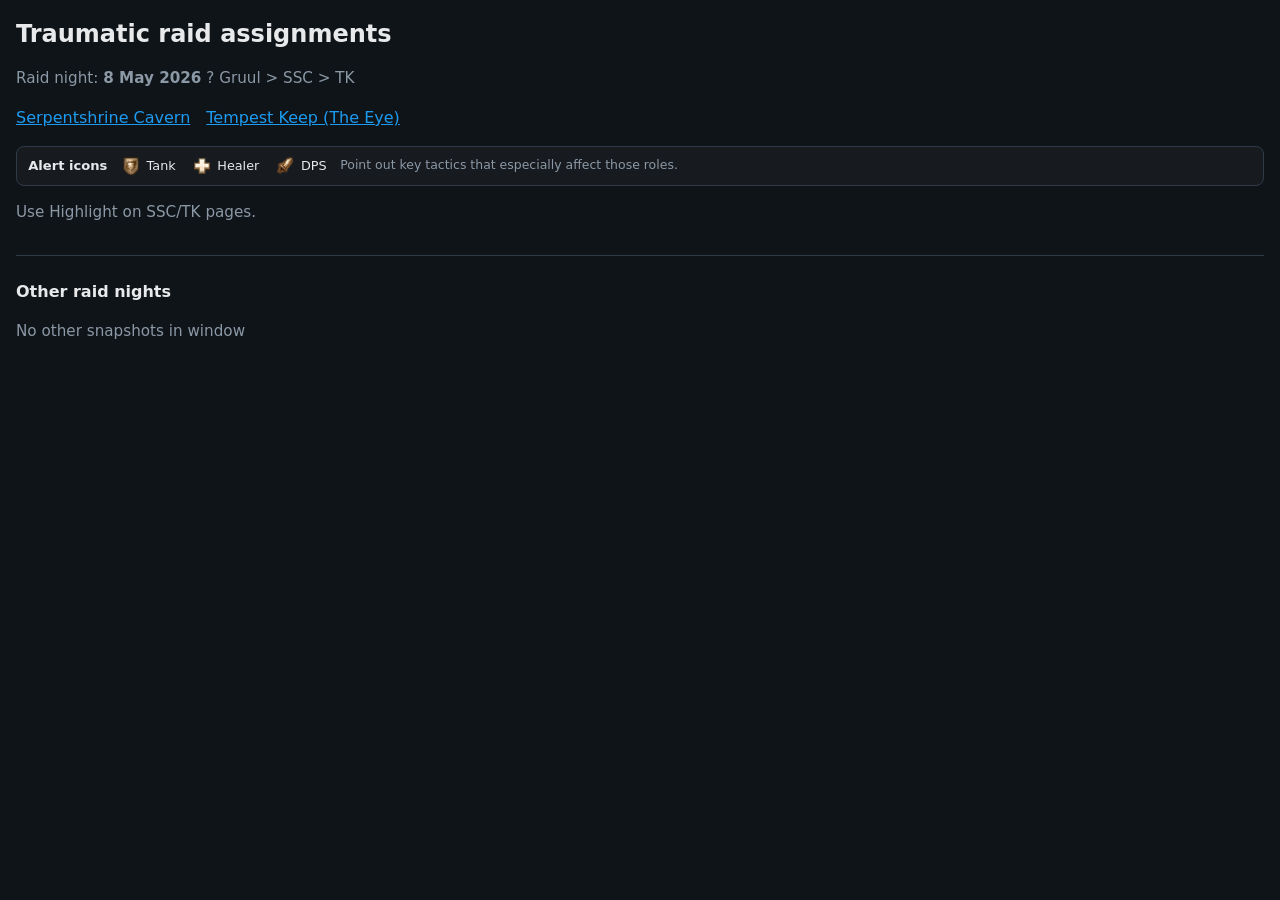
<file: docs/index.html>
<!DOCTYPE html>
<html lang="en">
<head>
  <meta charset="utf-8"/>
  <meta name="viewport" content="width=device-width, initial-scale=1"/>
  <title>Raid assignments ? Traumatic</title>
  <link rel="stylesheet" href="./assets/style.css"/>
</head>
<body>
  
  <header>
    <h1>Traumatic raid assignments</h1>
    <p class="sub">Raid night: <strong>8 May 2026</strong> ? Gruul &gt; SSC &gt; TK</p>
    <nav>
      <a href="./ssc/">Serpentshrine Cavern</a>
      <a href="./tk/">Tempest Keep (The Eye)</a>
    </nav>
    <div class="alert-key" role="note" aria-label="Alert icon legend"><span class="alert-key-title">Alert icons</span><span class="alert-key-items"><span class="alert-key-item"><img class="alert-key-ico" src="./assets/wow-icons/Tank-Alert.webp" alt="" width="20" height="20" loading="lazy"/><span class="alert-key-label">Tank</span></span><span class="alert-key-item"><img class="alert-key-ico" src="./assets/wow-icons/Healer-Alert.webp" alt="" width="20" height="20" loading="lazy"/><span class="alert-key-label">Healer</span></span><span class="alert-key-item"><img class="alert-key-ico" src="./assets/wow-icons/DPS-Alert.webp" alt="" width="20" height="20" loading="lazy"/><span class="alert-key-label">DPS</span></span></span><span class="alert-key-desc">Point out key tactics that especially affect those roles.</span></div>
    <p class="sub">Use Highlight on SSC/TK pages.</p>
  </header>
  <section>
    <h2 style="font-size:1rem;margin-top:1.5rem">Other raid nights</h2>
    <ul class="arch"><li class='sub'>No other snapshots in window</li></ul>
  </section>
</body>
</html>
</file>
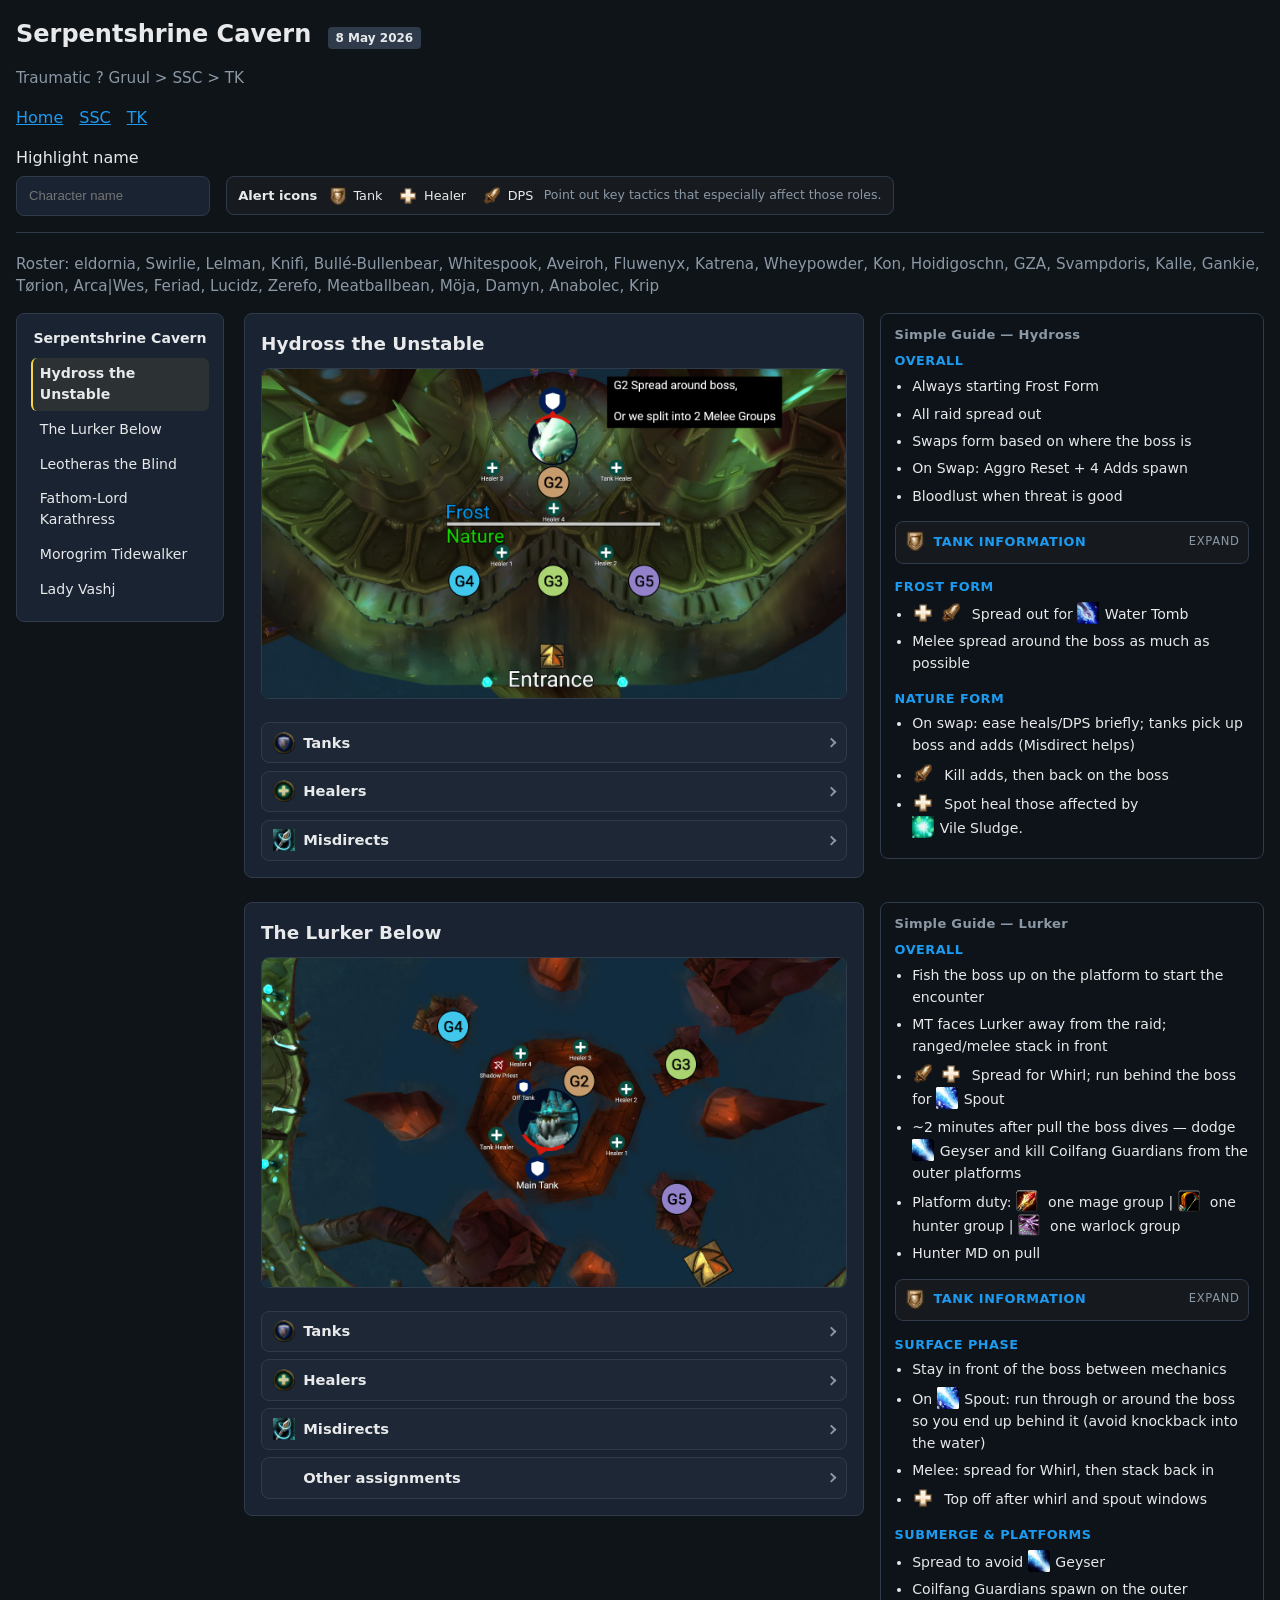
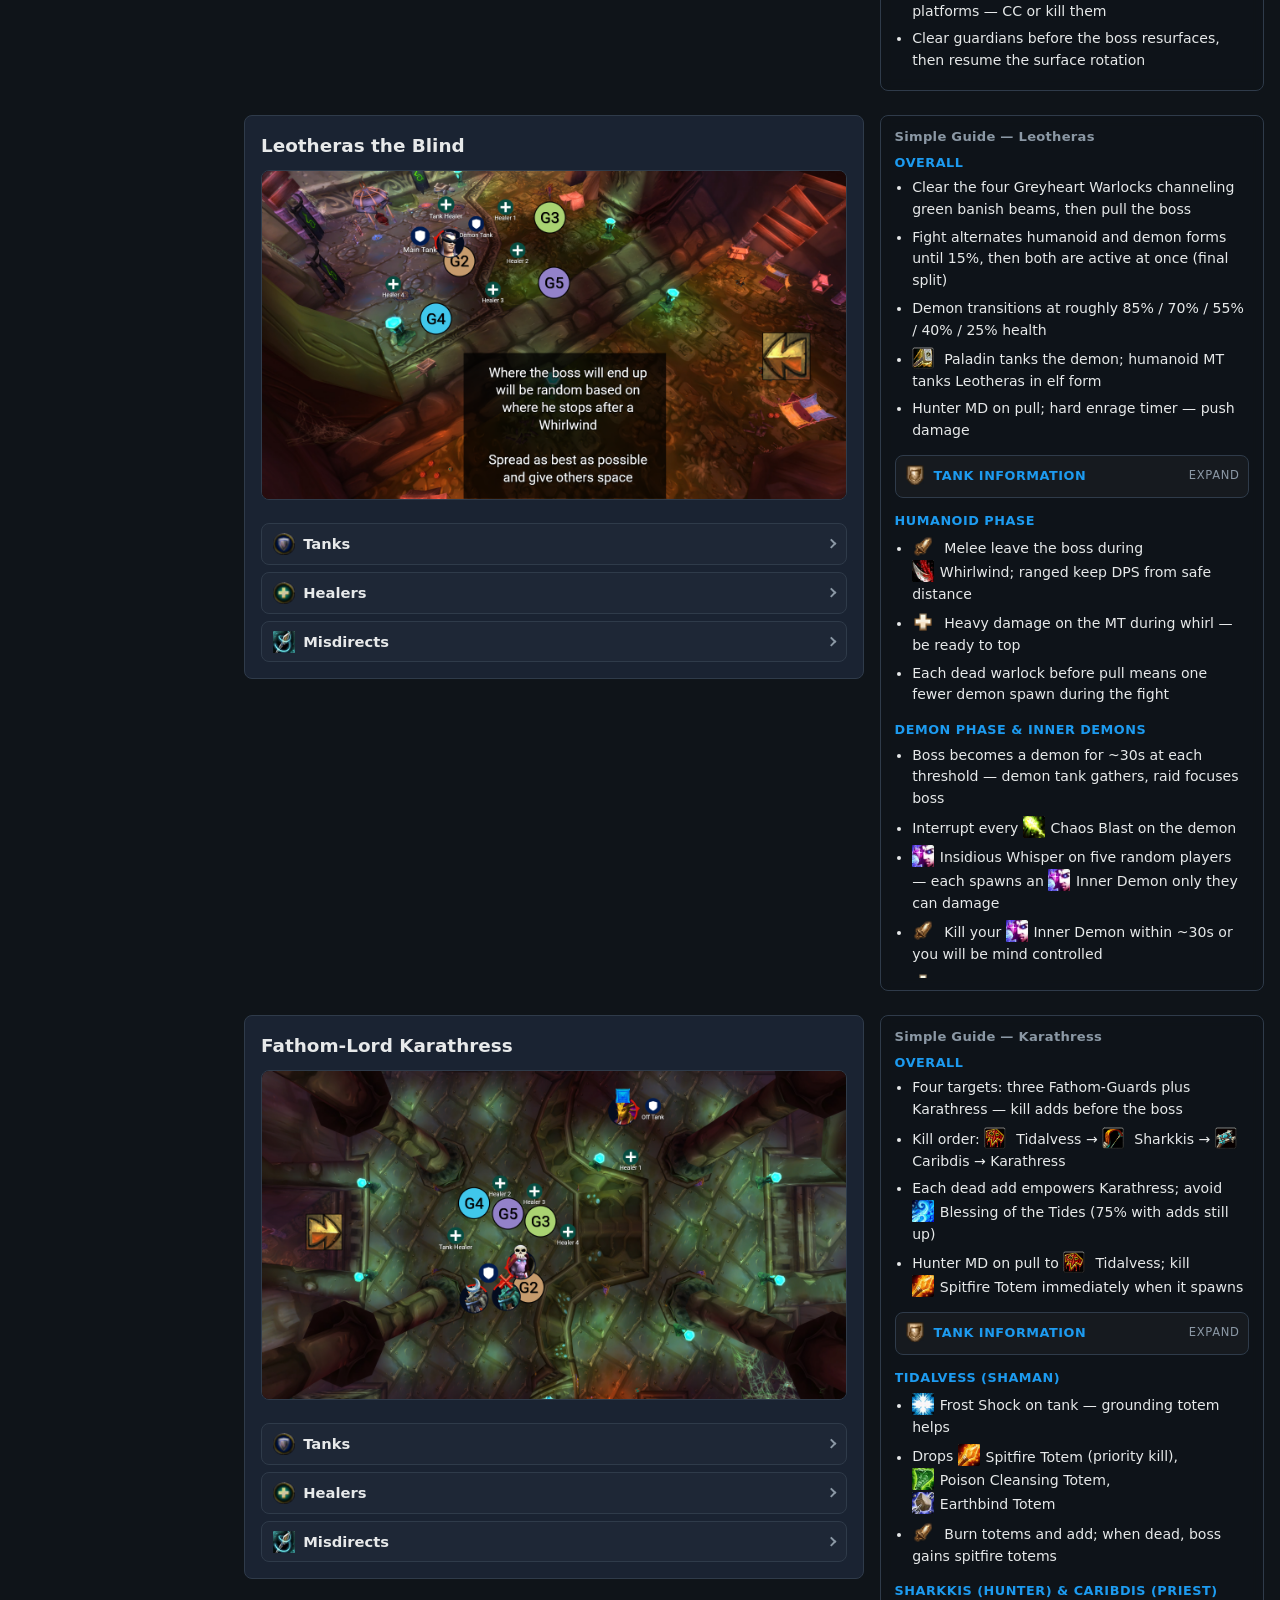
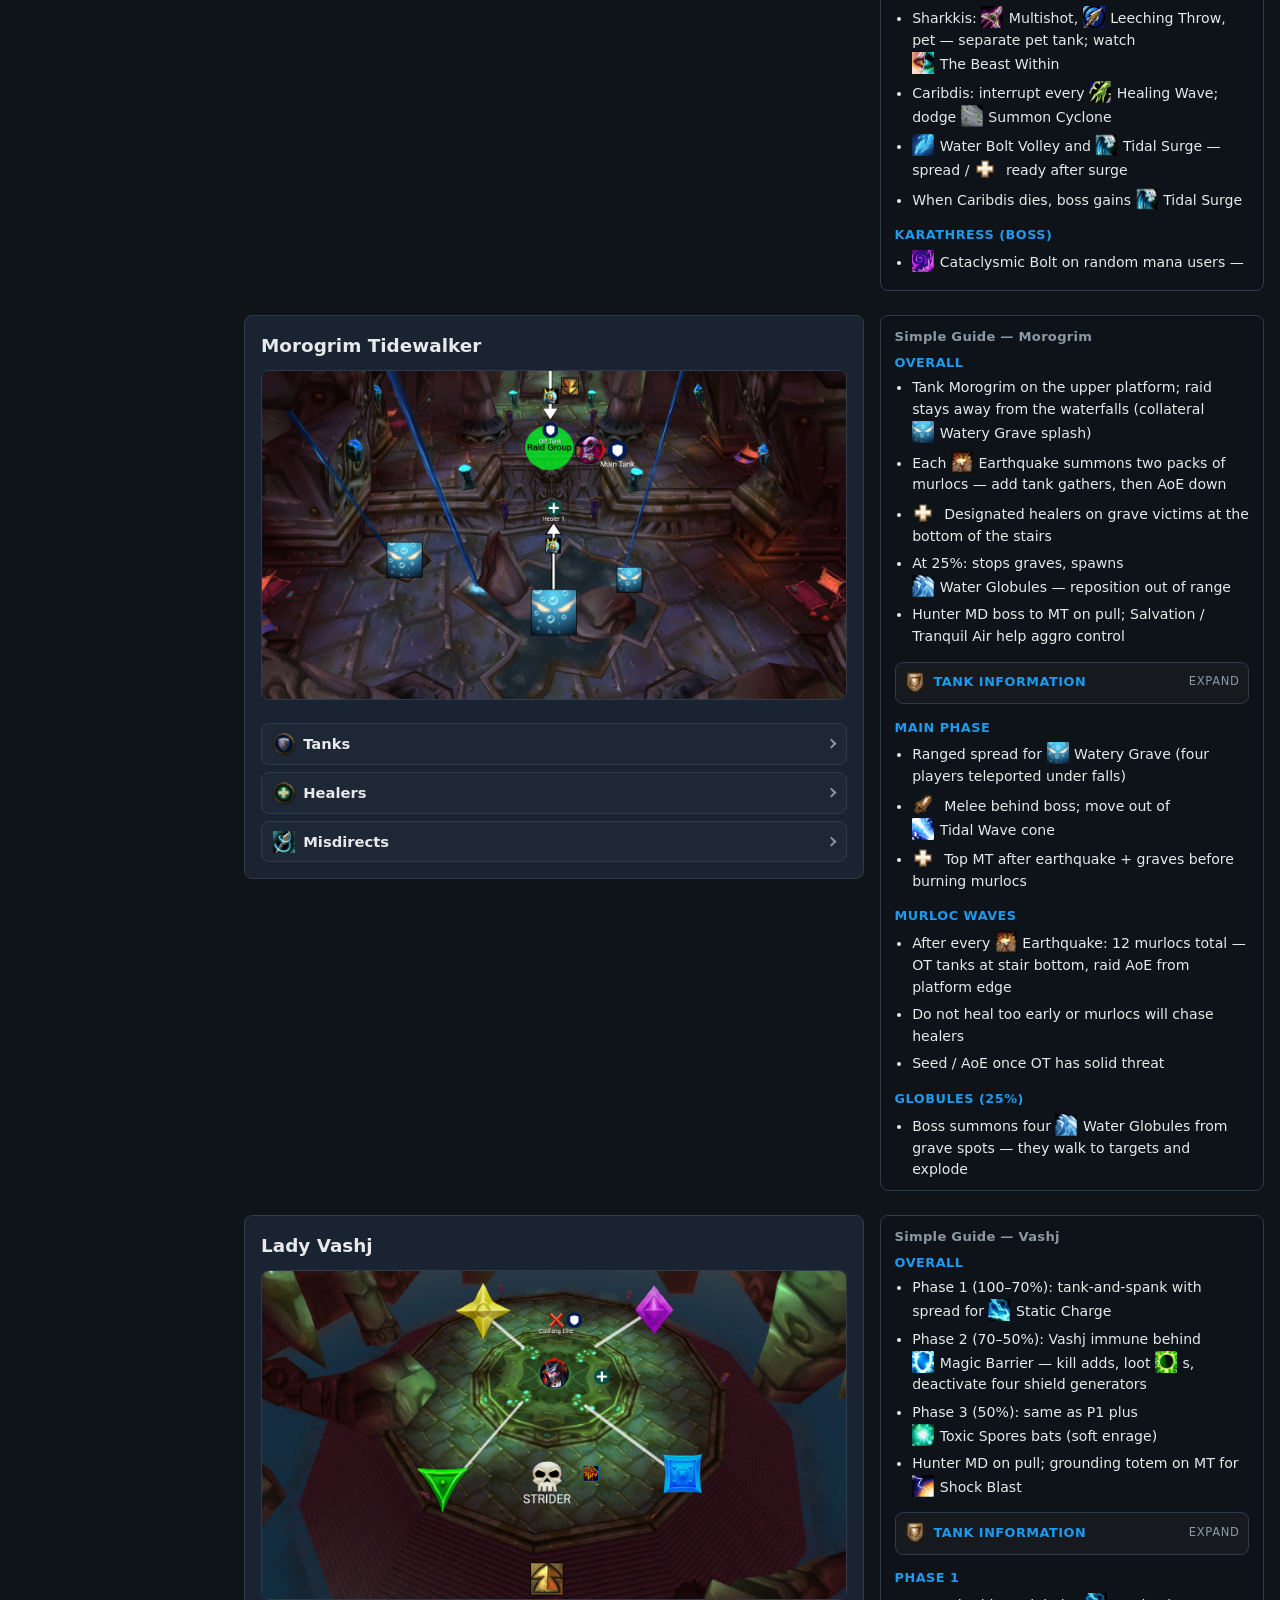
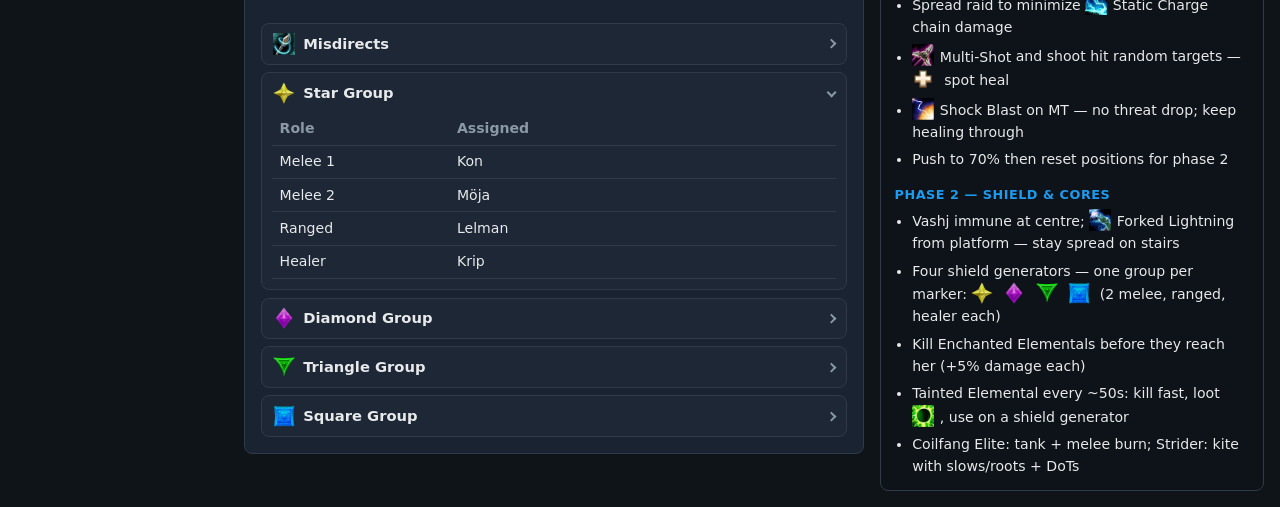
<file: docs/ssc/index.html>
<!DOCTYPE html>
<html lang="en">
<head>
  <meta charset="utf-8"/>
  <meta name="viewport" content="width=device-width, initial-scale=1"/>
  <title>Serpentshrine Cavern ? Traumatic</title>
  <link rel="stylesheet" href="../assets/style.css"/>
</head>
<body>
  <header>
    <h1>Serpentshrine Cavern <span class="badge">8 May 2026</span></h1>
    <p class="sub">Traumatic ? Gruul &gt; SSC &gt; TK</p>
    <nav>
      <a href="../index.html">Home</a>
      <a href="../ssc/">SSC</a>
      <a href="../tk/">TK</a>
    </nav>
    <div class="header-tools">
      <div class="find">
        <label for="find">Highlight name</label>
        <div class="find-inline">
          <input id="find" type="search" placeholder="Character name" autocomplete="off"/>
          <div class="alert-key-inline"><div class="alert-key" role="note" aria-label="Alert icon legend"><span class="alert-key-title">Alert icons</span><span class="alert-key-items"><span class="alert-key-item"><img class="alert-key-ico" src="../assets/wow-icons/Tank-Alert.webp" alt="" width="20" height="20" loading="lazy"/><span class="alert-key-label">Tank</span></span><span class="alert-key-item"><img class="alert-key-ico" src="../assets/wow-icons/Healer-Alert.webp" alt="" width="20" height="20" loading="lazy"/><span class="alert-key-label">Healer</span></span><span class="alert-key-item"><img class="alert-key-ico" src="../assets/wow-icons/DPS-Alert.webp" alt="" width="20" height="20" loading="lazy"/><span class="alert-key-label">DPS</span></span></span><span class="alert-key-desc">Point out key tactics that especially affect those roles.</span></div></div>
        </div>
      </div>
    </div>
  </header>
  <p class="sub">Roster: eldornia, Swirlie, Lelman, Knifì, Bullé-Bullenbear, Whitespook, Aveiroh, Fluwenyx, Katrena, Wheypowder, Kon, Hoidigoschn, GZA, Svampdoris, Kalle, Gankie, Tørion, Arca|Wes, Feriad, Lucidz, Zerefo, Meatballbean, Möja, Damyn, Anabolec, Krip</p>
  <div class="raid-shell">
    <nav class="toc" aria-label="Serpentshrine Cavern">
      <div class="toc-title">Serpentshrine Cavern</div>
      <ol><li><a href="#hydross">Hydross the Unstable</a></li><li><a href="#lurker">The Lurker Below</a></li><li><a href="#leotheras">Leotheras the Blind</a></li><li><a href="#fathom">Fathom-Lord Karathress</a></li><li><a href="#tidewalker">Morogrim Tidewalker</a></li><li><a href="#vashj">Lady Vashj</a></li></ol>
    </nav>
    <div class="boss-stack"><div class="boss-layout boss-anchor" id="hydross" tabindex="-1"><section class="boss boss-main" aria-labelledby="hydross-title"><h2 id="hydross-title">Hydross the Unstable</h2><div class="boss-img-wrap"><img class="boss-img" src="../assets/boss-images/ssc/hydross.png" alt="Hydross the Unstable map"/></div><div class="boss-assign"><details class="acc-item"><summary><span class="acc-ico"><img class="acc-role-img" src="../assets/wow-icons/Tank-Role.webp" alt="" width="22" height="22" loading="lazy"/></span><span class="acc-title">Tanks</span><span class="acc-chevron" aria-hidden="true"></span></summary><div class="acc-body"><table class="assign"><thead><tr><th>Role</th><th>Assigned</th></tr></thead><tbody><tr data-name="Bullé-Bullenbear"><td>Frost</td><td>Bullé-Bullenbear</td></tr><tr data-name="Tørion"><td>Nature</td><td>Tørion</td></tr></tbody></table></div></details><details class="acc-item"><summary><span class="acc-ico"><img class="acc-role-img" src="../assets/wow-icons/Healer-Role.webp" alt="" width="22" height="22" loading="lazy"/></span><span class="acc-title">Healers</span><span class="acc-chevron" aria-hidden="true"></span></summary><div class="acc-body"><table class="assign"><thead><tr><th>Role</th><th>Assigned</th></tr></thead><tbody><tr data-name="Katrena"><td>Tank Healer</td><td>Katrena</td></tr><tr data-name="eldornia"><td>Healer 1</td><td>eldornia</td></tr><tr data-name="Svampdoris"><td>Healer 2</td><td>Svampdoris</td></tr><tr data-name="Whitespook"><td>Healer 3</td><td>Whitespook</td></tr><tr data-name="Krip"><td>Healer 4</td><td>Krip</td></tr></tbody></table></div></details><details class="acc-item"><summary><span class="acc-ico"><img class="acc-role-img" src="../assets/wow-icons/hunter_misdirection.jpg" alt="" width="22" height="22" loading="lazy"/></span><span class="acc-title">Misdirects</span><span class="acc-chevron" aria-hidden="true"></span></summary><div class="acc-body"><table class="assign"><thead><tr><th>Role</th><th>Assigned</th></tr></thead><tbody><tr data-name="Anabolec"><td>Pull</td><td>Anabolec</td></tr><tr data-name="Anabolec"><td>Swap</td><td>Anabolec</td></tr></tbody></table></div></details></div></section><aside class="tactic-card tactic-rail" aria-label="Simple Guide — Hydross"><h3 class="tactic-h">Simple Guide — Hydross</h3><div class="tactic-body"><div class="tactic-section"><h4 class="tactic-sub">Overall</h4><ul class="tactic-list"><li>Always starting Frost Form</li><li>All raid spread out</li><li>Swaps form based on where the boss is</li><li>On Swap: Aggro Reset + 4 Adds spawn</li><li>Bloodlust when threat is good</li></ul></div><details class="tactic-section tactic-details"><summary class="tactic-details-sum"><span class="tactic-details-sum-main"><img class="tactic-details-ico" src="../assets/wow-icons/Tank-Alert.webp" alt="" width="22" height="22" loading="lazy"/><span class="tactic-sub">Tank Information</span></span><span class="tactic-details-hint" aria-hidden="true">Expand</span></summary><div class="tactic-details-body"><ul class="tactic-list"><li>This boss cannot crush — only need to be crit immune</li><li>Each form stacks a debuff on you (up to 5 times; escalating damage from that element): <br/><a class="tactic-wowhead" href="https://www.wowhead.com/tbc/spell=38217" target="_blank" rel="noopener noreferrer"><img class="tactic-inline-ico" src="../assets/wow-icons/Mark-of-Hydross.jpg" alt="" width="22" height="22" loading="lazy"/><span class="tactic-wowhead-lbl">Mark of Hydross</span></a><br/><a class="tactic-wowhead" href="https://www.wowhead.com/tbc/spell=38221" target="_blank" rel="noopener noreferrer"><img class="tactic-inline-ico" src="../assets/wow-icons/Mark-of-Corruption.jpg" alt="" width="22" height="22" loading="lazy"/><span class="tactic-wowhead-lbl">Mark of Corruption</span></a>.</li><li>Move the boss when damage is too high to force the swap</li></ul></div></details><div class="tactic-section"><h4 class="tactic-sub">Frost Form</h4><ul class="tactic-list"><li><img class="tactic-inline-ico" src="../assets/wow-icons/Healer-Alert.webp" alt="" width="22" height="22" loading="lazy"/><img class="tactic-inline-ico" src="../assets/wow-icons/DPS-Alert.webp" alt="" width="22" height="22" loading="lazy"/> Spread out for <a class="tactic-wowhead" href="https://www.wowhead.com/tbc/spell=38235" target="_blank" rel="noopener noreferrer"><img class="tactic-inline-ico" src="../assets/wow-icons/Water-Tomb.jpg" alt="" width="22" height="22" loading="lazy"/><span class="tactic-wowhead-lbl">Water Tomb</span></a></li><li>Melee spread around the boss as much as possible</li></ul></div><div class="tactic-section"><h4 class="tactic-sub">Nature Form</h4><ul class="tactic-list"><li>On swap: ease heals/DPS briefly; tanks pick up boss and adds (Misdirect helps)</li><li><img class="tactic-inline-ico" src="../assets/wow-icons/DPS-Alert.webp" alt="" width="22" height="22" loading="lazy"/> Kill adds, then back on the boss</li><li><img class="tactic-inline-ico" src="../assets/wow-icons/Healer-Alert.webp" alt="" width="22" height="22" loading="lazy"/> Spot heal those affected by <a class="tactic-wowhead" href="https://www.wowhead.com/tbc/spell=38246" target="_blank" rel="noopener noreferrer"><img class="tactic-inline-ico" src="../assets/wow-icons/Vile-Sludge.jpg" alt="" width="22" height="22" loading="lazy"/><span class="tactic-wowhead-lbl">Vile Sludge</span></a>.</li></ul></div></div></aside></div><div class="boss-layout boss-anchor" id="lurker" tabindex="-1"><section class="boss boss-main" aria-labelledby="lurker-title"><h2 id="lurker-title">The Lurker Below</h2><div class="boss-img-wrap"><img class="boss-img" src="../assets/boss-images/ssc/lurker.png" alt="The Lurker Below map"/></div><div class="boss-assign"><details class="acc-item"><summary><span class="acc-ico"><img class="acc-role-img" src="../assets/wow-icons/Tank-Role.webp" alt="" width="22" height="22" loading="lazy"/></span><span class="acc-title">Tanks</span><span class="acc-chevron" aria-hidden="true"></span></summary><div class="acc-body"><table class="assign"><thead><tr><th>Role</th><th>Assigned</th></tr></thead><tbody><tr data-name="Tørion"><td>Main tank — Lurker</td><td>Tørion</td></tr></tbody></table></div></details><details class="acc-item"><summary><span class="acc-ico"><img class="acc-role-img" src="../assets/wow-icons/Healer-Role.webp" alt="" width="22" height="22" loading="lazy"/></span><span class="acc-title">Healers</span><span class="acc-chevron" aria-hidden="true"></span></summary><div class="acc-body"><table class="assign"><thead><tr><th>Role</th><th>Assigned</th></tr></thead><tbody><tr data-name="eldornia"><td>Raid heal 1</td><td>eldornia</td></tr><tr data-name="Swirlie"><td>Raid heal 2</td><td>Swirlie</td></tr><tr data-name="Knifì"><td>Tank heal</td><td>Knifì</td></tr></tbody></table></div></details><details class="acc-item"><summary><span class="acc-ico"><img class="acc-role-img" src="../assets/wow-icons/hunter_misdirection.jpg" alt="" width="22" height="22" loading="lazy"/></span><span class="acc-title">Misdirects</span><span class="acc-chevron" aria-hidden="true"></span></summary><div class="acc-body"><table class="assign"><thead><tr><th>Role</th><th>Assigned</th></tr></thead><tbody><tr data-name="Anabolec"><td>Misdirect to MT (pull)</td><td>Anabolec</td></tr></tbody></table></div></details><details class="acc-item"><summary><span class="acc-ico acc-ico--empty" aria-hidden="true"></span><span class="acc-title">Other assignments</span><span class="acc-chevron" aria-hidden="true"></span></summary><div class="acc-body"><table class="assign"><thead><tr><th>Role</th><th>Assigned</th></tr></thead><tbody><tr data-name="Svampdoris"><td>Platform — Mage group</td><td>Svampdoris</td></tr><tr data-name="Whitespook"><td>Platform — Hunter group</td><td>Whitespook</td></tr><tr data-name="Krip"><td>Platform — Warlock group</td><td>Krip</td></tr></tbody></table></div></details></div></section><aside class="tactic-card tactic-rail" aria-label="Simple Guide — Lurker"><h3 class="tactic-h">Simple Guide — Lurker</h3><div class="tactic-body"><div class="tactic-section"><h4 class="tactic-sub">Overall</h4><ul class="tactic-list"><li>Fish the boss up on the platform to start the encounter</li><li>MT faces Lurker away from the raid; ranged/melee stack in front</li><li><img class="tactic-inline-ico" src="../assets/wow-icons/DPS-Alert.webp" alt="" width="22" height="22" loading="lazy"/><img class="tactic-inline-ico" src="../assets/wow-icons/Healer-Alert.webp" alt="" width="22" height="22" loading="lazy"/> Spread for Whirl; run behind the boss for <a class="tactic-wowhead" href="https://www.wowhead.com/tbc/spell=37433" target="_blank" rel="noopener noreferrer"><img class="tactic-inline-ico" src="../assets/wow-icons/Spout.jpg" alt="" width="22" height="22" loading="lazy"/><span class="tactic-wowhead-lbl">Spout</span></a></li><li>~2 minutes after pull the boss dives — dodge <a class="tactic-wowhead" href="https://www.wowhead.com/tbc/spell=37478" target="_blank" rel="noopener noreferrer"><img class="tactic-inline-ico" src="../assets/wow-icons/Geyser.jpg" alt="" width="22" height="22" loading="lazy"/><span class="tactic-wowhead-lbl">Geyser</span></a> and kill Coilfang Guardians from the outer platforms</li><li>Platform duty: <img class="tactic-inline-ico" src="../assets/wow-icons/mage.png" alt="" width="22" height="22" loading="lazy"/> one mage group | <img class="tactic-inline-ico" src="../assets/wow-icons/hunter.png" alt="" width="22" height="22" loading="lazy"/> one hunter group | <img class="tactic-inline-ico" src="../assets/wow-icons/warlock.png" alt="" width="22" height="22" loading="lazy"/> one warlock group</li><li>Hunter MD on pull</li></ul></div><details class="tactic-section tactic-details"><summary class="tactic-details-sum"><span class="tactic-details-sum-main"><img class="tactic-details-ico" src="../assets/wow-icons/Tank-Alert.webp" alt="" width="22" height="22" loading="lazy"/><span class="tactic-sub">Tank Information</span></span><span class="tactic-details-hint" aria-hidden="true">Expand</span></summary><div class="tactic-details-body"><ul class="tactic-list"><li>Keep the boss anchored; do not spin during <a class="tactic-wowhead" href="https://www.wowhead.com/tbc/spell=37433" target="_blank" rel="noopener noreferrer"><img class="tactic-inline-ico" src="../assets/wow-icons/Spout.jpg" alt="" width="22" height="22" loading="lazy"/><span class="tactic-wowhead-lbl">Spout</span></a></li><li>Soak <a class="tactic-wowhead" href="https://www.wowhead.com/tbc/spell=37138" target="_blank" rel="noopener noreferrer"><img class="tactic-inline-ico" src="../assets/wow-icons/Water%20Bolt.jpg" alt="" width="22" height="22" loading="lazy"/><span class="tactic-wowhead-lbl">Water Bolt</span></a>; move out when Whirl starts</li><li>Pick up any guardians that reach the main raid</li></ul></div></details><div class="tactic-section"><h4 class="tactic-sub">Surface phase</h4><ul class="tactic-list"><li>Stay in front of the boss between mechanics</li><li>On <a class="tactic-wowhead" href="https://www.wowhead.com/tbc/spell=37433" target="_blank" rel="noopener noreferrer"><img class="tactic-inline-ico" src="../assets/wow-icons/Spout.jpg" alt="" width="22" height="22" loading="lazy"/><span class="tactic-wowhead-lbl">Spout</span></a>: run through or around the boss so you end up behind it (avoid knockback into the water)</li><li>Melee: spread for Whirl, then stack back in</li><li><img class="tactic-inline-ico" src="../assets/wow-icons/Healer-Alert.webp" alt="" width="22" height="22" loading="lazy"/> Top off after whirl and spout windows</li></ul></div><div class="tactic-section"><h4 class="tactic-sub">Submerge &amp; platforms</h4><ul class="tactic-list"><li>Spread to avoid <a class="tactic-wowhead" href="https://www.wowhead.com/tbc/spell=37478" target="_blank" rel="noopener noreferrer"><img class="tactic-inline-ico" src="../assets/wow-icons/Geyser.jpg" alt="" width="22" height="22" loading="lazy"/><span class="tactic-wowhead-lbl">Geyser</span></a></li><li>Coilfang Guardians spawn on the outer platforms — CC or kill them</li><li>Clear guardians before the boss resurfaces, then resume the surface rotation</li></ul></div></div></aside></div><div class="boss-layout boss-anchor" id="leotheras" tabindex="-1"><section class="boss boss-main" aria-labelledby="leotheras-title"><h2 id="leotheras-title">Leotheras the Blind</h2><div class="boss-img-wrap"><img class="boss-img" src="../assets/boss-images/ssc/leotheras.png" alt="Leotheras the Blind map"/></div><div class="boss-assign"><details class="acc-item"><summary><span class="acc-ico"><img class="acc-role-img" src="../assets/wow-icons/Tank-Role.webp" alt="" width="22" height="22" loading="lazy"/></span><span class="acc-title">Tanks</span><span class="acc-chevron" aria-hidden="true"></span></summary><div class="acc-body"><table class="assign"><thead><tr><th>Role</th><th>Assigned</th></tr></thead><tbody><tr data-name="Bullé-Bullenbear"><td>Humanoid tank</td><td>Bullé-Bullenbear</td></tr><tr data-name="Tørion"><td>Demon tank — paladin</td><td>Tørion</td></tr></tbody></table></div></details><details class="acc-item"><summary><span class="acc-ico"><img class="acc-role-img" src="../assets/wow-icons/Healer-Role.webp" alt="" width="22" height="22" loading="lazy"/></span><span class="acc-title">Healers</span><span class="acc-chevron" aria-hidden="true"></span></summary><div class="acc-body"><table class="assign"><thead><tr><th>Role</th><th>Assigned</th></tr></thead><tbody><tr data-name="eldornia"><td>Raid heal 1</td><td>eldornia</td></tr><tr data-name="Swirlie"><td>Raid heal 2</td><td>Swirlie</td></tr><tr data-name="Knifì"><td>Tank heal — humanoid</td><td>Knifì</td></tr><tr data-name="Whitespook"><td>Tank heal — demon</td><td>Whitespook</td></tr></tbody></table></div></details><details class="acc-item"><summary><span class="acc-ico"><img class="acc-role-img" src="../assets/wow-icons/hunter_misdirection.jpg" alt="" width="22" height="22" loading="lazy"/></span><span class="acc-title">Misdirects</span><span class="acc-chevron" aria-hidden="true"></span></summary><div class="acc-body"><table class="assign"><thead><tr><th>Role</th><th>Assigned</th></tr></thead><tbody><tr data-name="Anabolec"><td>Misdirect</td><td>Anabolec</td></tr></tbody></table></div></details></div></section><aside class="tactic-card tactic-rail" aria-label="Simple Guide — Leotheras"><h3 class="tactic-h">Simple Guide — Leotheras</h3><div class="tactic-body"><div class="tactic-section"><h4 class="tactic-sub">Overall</h4><ul class="tactic-list"><li>Clear the four Greyheart Warlocks channeling green banish beams, then pull the boss</li><li>Fight alternates humanoid and demon forms until 15%, then both are active at once (final split)</li><li>Demon transitions at roughly 85% / 70% / 55% / 40% / 25% health</li><li><img class="tactic-inline-ico" src="../assets/wow-icons/paladin.png" alt="" width="22" height="22" loading="lazy"/> Paladin tanks the demon; humanoid MT tanks Leotheras in elf form</li><li>Hunter MD on pull; hard enrage timer — push damage</li></ul></div><details class="tactic-section tactic-details"><summary class="tactic-details-sum"><span class="tactic-details-sum-main"><img class="tactic-details-ico" src="../assets/wow-icons/Tank-Alert.webp" alt="" width="22" height="22" loading="lazy"/><span class="tactic-sub">Tank Information</span></span><span class="tactic-details-hint" aria-hidden="true">Expand</span></summary><div class="tactic-details-body"><ul class="tactic-list"><li>Humanoid MT: hold Leotheras during elf phase; move out when <a class="tactic-wowhead" href="https://www.wowhead.com/tbc/spell=37640" target="_blank" rel="noopener noreferrer"><img class="tactic-inline-ico" src="../assets/wow-icons/Whirlwind.jpg" alt="" width="22" height="22" loading="lazy"/><span class="tactic-wowhead-lbl">Whirlwind</span></a> starts (melee swap in)</li><li><img class="tactic-inline-ico" src="../assets/wow-icons/paladin.png" alt="" width="22" height="22" loading="lazy"/> Demon tank: pick up the demon form; keep <a class="tactic-wowhead" href="https://www.wowhead.com/tbc/spell=37674" target="_blank" rel="noopener noreferrer"><img class="tactic-inline-ico" src="../assets/wow-icons/Chaos-Blast.jpg" alt="" width="22" height="22" loading="lazy"/><span class="tactic-wowhead-lbl">Chaos Blast</span></a> interrupted (rogue kick / shaman earth shock)</li><li>Demon MT: righteous fury + consecrate threat; stay in range of your healer</li><li>Threat resets when the boss swaps forms; coordinate taunts</li></ul></div></details><div class="tactic-section"><h4 class="tactic-sub">Humanoid phase</h4><ul class="tactic-list"><li><img class="tactic-inline-ico" src="../assets/wow-icons/DPS-Alert.webp" alt="" width="22" height="22" loading="lazy"/> Melee leave the boss during <a class="tactic-wowhead" href="https://www.wowhead.com/tbc/spell=37640" target="_blank" rel="noopener noreferrer"><img class="tactic-inline-ico" src="../assets/wow-icons/Whirlwind.jpg" alt="" width="22" height="22" loading="lazy"/><span class="tactic-wowhead-lbl">Whirlwind</span></a>; ranged keep DPS from safe distance</li><li><img class="tactic-inline-ico" src="../assets/wow-icons/Healer-Alert.webp" alt="" width="22" height="22" loading="lazy"/> Heavy damage on the MT during whirl — be ready to top</li><li>Each dead warlock before pull means one fewer demon spawn during the fight</li></ul></div><div class="tactic-section"><h4 class="tactic-sub">Demon phase &amp; inner demons</h4><ul class="tactic-list"><li>Boss becomes a demon for ~30s at each threshold — demon tank gathers, raid focuses boss</li><li>Interrupt every <a class="tactic-wowhead" href="https://www.wowhead.com/tbc/spell=37674" target="_blank" rel="noopener noreferrer"><img class="tactic-inline-ico" src="../assets/wow-icons/Chaos-Blast.jpg" alt="" width="22" height="22" loading="lazy"/><span class="tactic-wowhead-lbl">Chaos Blast</span></a> on the demon</li><li><a class="tactic-wowhead" href="https://www.wowhead.com/tbc/spell=37676" target="_blank" rel="noopener noreferrer"><img class="tactic-inline-ico" src="../assets/wow-icons/Insidious-Whispers.jpg" alt="" width="22" height="22" loading="lazy"/><span class="tactic-wowhead-lbl">Insidious Whisper</span></a> on five random players — each spawns an <a class="tactic-wowhead" href="https://www.wowhead.com/tbc/spell=37701" target="_blank" rel="noopener noreferrer"><img class="tactic-inline-ico" src="../assets/wow-icons/Insidious-Whispers.jpg" alt="" width="22" height="22" loading="lazy"/><span class="tactic-wowhead-lbl">Inner Demon</span></a> only they can damage</li><li><img class="tactic-inline-ico" src="../assets/wow-icons/DPS-Alert.webp" alt="" width="22" height="22" loading="lazy"/> Kill your <a class="tactic-wowhead" href="https://www.wowhead.com/tbc/spell=37701" target="_blank" rel="noopener noreferrer"><img class="tactic-inline-ico" src="../assets/wow-icons/Insidious-Whispers.jpg" alt="" width="22" height="22" loading="lazy"/><span class="tactic-wowhead-lbl">Inner Demon</span></a> within ~30s or you will be mind controlled</li><li><img class="tactic-inline-ico" src="../assets/wow-icons/Healer-Alert.webp" alt="" width="22" height="22" loading="lazy"/> Spot-heal players burning down their demon</li></ul></div><div class="tactic-section"><h4 class="tactic-sub">Final split (15%)</h4><ul class="tactic-list"><li>Humanoid and demon are both active — do not let either leak</li><li>Same rules: whirl on humanoid, interrupt chaos blast on demon, kill inner demons immediately</li><li>Bloodlust / burn once adds and demons are controlled</li></ul></div></div></aside></div><div class="boss-layout boss-anchor" id="fathom" tabindex="-1"><section class="boss boss-main" aria-labelledby="fathom-title"><h2 id="fathom-title">Fathom-Lord Karathress</h2><div class="boss-img-wrap"><img class="boss-img" src="../assets/boss-images/ssc/fathom.png" alt="Fathom-Lord Karathress map"/></div><div class="boss-assign"><details class="acc-item"><summary><span class="acc-ico"><img class="acc-role-img" src="../assets/wow-icons/Tank-Role.webp" alt="" width="22" height="22" loading="lazy"/></span><span class="acc-title">Tanks</span><span class="acc-chevron" aria-hidden="true"></span></summary><div class="acc-body"><table class="assign"><thead><tr><th>Role</th><th>Assigned</th></tr></thead><tbody><tr data-name="Bullé-Bullenbear"><td>Tank — Karathress</td><td>Bullé-Bullenbear</td></tr><tr data-name="Fluwenyx"><td>Tank — Sharkiss</td><td>Fluwenyx</td></tr><tr data-name="Kon"><td>Tank — Tidalvess / Caribdis</td><td>Kon</td></tr></tbody></table></div></details><details class="acc-item"><summary><span class="acc-ico"><img class="acc-role-img" src="../assets/wow-icons/Healer-Role.webp" alt="" width="22" height="22" loading="lazy"/></span><span class="acc-title">Healers</span><span class="acc-chevron" aria-hidden="true"></span></summary><div class="acc-body"><table class="assign"><thead><tr><th>Role</th><th>Assigned</th></tr></thead><tbody><tr data-name="eldornia"><td>Raid heal 1</td><td>eldornia</td></tr><tr data-name="Swirlie"><td>Raid heal 2</td><td>Swirlie</td></tr><tr data-name="Knifì"><td>Tank heal team</td><td>Knifì</td></tr></tbody></table></div></details><details class="acc-item"><summary><span class="acc-ico"><img class="acc-role-img" src="../assets/wow-icons/hunter_misdirection.jpg" alt="" width="22" height="22" loading="lazy"/></span><span class="acc-title">Misdirects</span><span class="acc-chevron" aria-hidden="true"></span></summary><div class="acc-body"><table class="assign"><thead><tr><th>Role</th><th>Assigned</th></tr></thead><tbody><tr data-name="Anabolec"><td>Misdirect (opening)</td><td>Anabolec</td></tr></tbody></table></div></details></div></section><aside class="tactic-card tactic-rail" aria-label="Simple Guide — Karathress"><h3 class="tactic-h">Simple Guide — Karathress</h3><div class="tactic-body"><div class="tactic-section"><h4 class="tactic-sub">Overall</h4><ul class="tactic-list"><li>Four targets: three Fathom-Guards plus Karathress — kill adds before the boss</li><li>Kill order: <img class="tactic-inline-ico" src="../assets/wow-icons/shaman.png" alt="" width="22" height="22" loading="lazy"/> Tidalvess → <img class="tactic-inline-ico" src="../assets/wow-icons/hunter.png" alt="" width="22" height="22" loading="lazy"/> Sharkkis → <img class="tactic-inline-ico" src="../assets/wow-icons/priest.png" alt="" width="22" height="22" loading="lazy"/> Caribdis → Karathress</li><li>Each dead add empowers Karathress; avoid <a class="tactic-wowhead" href="https://www.wowhead.com/tbc/spell=38449" target="_blank" rel="noopener noreferrer"><img class="tactic-inline-ico" src="../assets/wow-icons/Blessing-of-the-Tides.jpg" alt="" width="22" height="22" loading="lazy"/><span class="tactic-wowhead-lbl">Blessing of the Tides</span></a> (75% with adds still up)</li><li>Hunter MD on pull to <img class="tactic-inline-ico" src="../assets/wow-icons/shaman.png" alt="" width="22" height="22" loading="lazy"/> Tidalvess; kill <a class="tactic-wowhead" href="https://www.wowhead.com/tbc/spell=38236" target="_blank" rel="noopener noreferrer"><img class="tactic-inline-ico" src="../assets/wow-icons/Spitfire-Totem.jpg" alt="" width="22" height="22" loading="lazy"/><span class="tactic-wowhead-lbl">Spitfire Totem</span></a> immediately when it spawns</li></ul></div><details class="tactic-section tactic-details"><summary class="tactic-details-sum"><span class="tactic-details-sum-main"><img class="tactic-details-ico" src="../assets/wow-icons/Tank-Alert.webp" alt="" width="22" height="22" loading="lazy"/><span class="tactic-sub">Tank Information</span></span><span class="tactic-details-hint" aria-hidden="true">Expand</span></summary><div class="tactic-details-body"><ul class="tactic-list"><li>MT holds Karathress after adds; heavy <a class="tactic-wowhead" href="https://www.wowhead.com/tbc/spell=38441" target="_blank" rel="noopener noreferrer"><img class="tactic-inline-ico" src="../assets/wow-icons/Cataclysmic-Bolt.jpg" alt="" width="22" height="22" loading="lazy"/><span class="tactic-wowhead-lbl">Cataclysmic Bolt</span></a> on mana users — paladin MTs are risky</li><li>Spread boss / shaman / priest ~45 yards where possible (volley and bolt range)</li><li>Off-tanks: Sharkkis + pet, Tidalvess first, Caribdis in a corner group</li><li><img class="tactic-inline-ico" src="../assets/wow-icons/Tank-Alert.webp" alt="" width="22" height="22" loading="lazy"/> Run out of melee for <a class="tactic-wowhead" href="https://www.wowhead.com/tbc/spell=38445" target="_blank" rel="noopener noreferrer"><img class="tactic-inline-ico" src="../assets/wow-icons/Sear-Nova.jpg" alt="" width="22" height="22" loading="lazy"/><span class="tactic-wowhead-lbl">Sear Nova</span></a></li></ul></div></details><div class="tactic-section"><h4 class="tactic-sub">Tidalvess (Shaman)</h4><ul class="tactic-list"><li><a class="tactic-wowhead" href="https://www.wowhead.com/tbc/spell=38234" target="_blank" rel="noopener noreferrer"><img class="tactic-inline-ico" src="../assets/wow-icons/Frost-Shock.jpg" alt="" width="22" height="22" loading="lazy"/><span class="tactic-wowhead-lbl">Frost Shock</span></a> on tank — grounding totem helps</li><li>Drops <a class="tactic-wowhead" href="https://www.wowhead.com/tbc/spell=38236" target="_blank" rel="noopener noreferrer"><img class="tactic-inline-ico" src="../assets/wow-icons/Spitfire-Totem.jpg" alt="" width="22" height="22" loading="lazy"/><span class="tactic-wowhead-lbl">Spitfire Totem</span></a> (priority kill), <a class="tactic-wowhead" href="https://www.wowhead.com/tbc/spell=38306" target="_blank" rel="noopener noreferrer"><img class="tactic-inline-ico" src="../assets/wow-icons/Poison-Cleansing-Totem.jpg" alt="" width="22" height="22" loading="lazy"/><span class="tactic-wowhead-lbl">Poison Cleansing Totem</span></a>, <a class="tactic-wowhead" href="https://www.wowhead.com/tbc/spell=38304" target="_blank" rel="noopener noreferrer"><img class="tactic-inline-ico" src="../assets/wow-icons/Earthbind-Totem.jpg" alt="" width="22" height="22" loading="lazy"/><span class="tactic-wowhead-lbl">Earthbind Totem</span></a></li><li><img class="tactic-inline-ico" src="../assets/wow-icons/DPS-Alert.webp" alt="" width="22" height="22" loading="lazy"/> Burn totems and add; when dead, boss gains spitfire totems</li></ul></div><div class="tactic-section"><h4 class="tactic-sub">Sharkkis (Hunter) &amp; Caribdis (Priest)</h4><ul class="tactic-list"><li>Sharkkis: <a class="tactic-wowhead" href="https://www.wowhead.com/tbc/spell=38366" target="_blank" rel="noopener noreferrer"><img class="tactic-inline-ico" src="../assets/wow-icons/Multishot.jpg" alt="" width="22" height="22" loading="lazy"/><span class="tactic-wowhead-lbl">Multishot</span></a>, <a class="tactic-wowhead" href="https://www.wowhead.com/tbc/spell=29436" target="_blank" rel="noopener noreferrer"><img class="tactic-inline-ico" src="../assets/wow-icons/Leeching-Throw.jpg" alt="" width="22" height="22" loading="lazy"/><span class="tactic-wowhead-lbl">Leeching Throw</span></a>, pet — separate pet tank; watch <a class="tactic-wowhead" href="https://www.wowhead.com/tbc/spell=38373" target="_blank" rel="noopener noreferrer"><img class="tactic-inline-ico" src="../assets/wow-icons/The-Beast-Within.jpg" alt="" width="22" height="22" loading="lazy"/><span class="tactic-wowhead-lbl">The Beast Within</span></a></li><li>Caribdis: interrupt every <a class="tactic-wowhead" href="https://www.wowhead.com/tbc/spell=38330" target="_blank" rel="noopener noreferrer"><img class="tactic-inline-ico" src="../assets/wow-icons/Healing-Wave.jpg" alt="" width="22" height="22" loading="lazy"/><span class="tactic-wowhead-lbl">Healing Wave</span></a>; dodge <a class="tactic-wowhead" href="https://www.wowhead.com/tbc/spell=38337" target="_blank" rel="noopener noreferrer"><img class="tactic-inline-ico" src="../assets/wow-icons/Summon-Cyclone.jpg" alt="" width="22" height="22" loading="lazy"/><span class="tactic-wowhead-lbl">Summon Cyclone</span></a></li><li><a class="tactic-wowhead" href="https://www.wowhead.com/tbc/spell=38335" target="_blank" rel="noopener noreferrer"><img class="tactic-inline-ico" src="../assets/wow-icons/Water-Bolt-Volley.jpg" alt="" width="22" height="22" loading="lazy"/><span class="tactic-wowhead-lbl">Water Bolt Volley</span></a> and <a class="tactic-wowhead" href="https://www.wowhead.com/tbc/spell=38358" target="_blank" rel="noopener noreferrer"><img class="tactic-inline-ico" src="../assets/wow-icons/Tidal-Surge.jpg" alt="" width="22" height="22" loading="lazy"/><span class="tactic-wowhead-lbl">Tidal Surge</span></a> — spread / <img class="tactic-inline-ico" src="../assets/wow-icons/Healer-Alert.webp" alt="" width="22" height="22" loading="lazy"/> ready after surge</li><li>When Caribdis dies, boss gains <a class="tactic-wowhead" href="https://www.wowhead.com/tbc/spell=38358" target="_blank" rel="noopener noreferrer"><img class="tactic-inline-ico" src="../assets/wow-icons/Tidal-Surge.jpg" alt="" width="22" height="22" loading="lazy"/><span class="tactic-wowhead-lbl">Tidal Surge</span></a></li></ul></div><div class="tactic-section"><h4 class="tactic-sub">Karathress (boss)</h4><ul class="tactic-list"><li><a class="tactic-wowhead" href="https://www.wowhead.com/tbc/spell=38441" target="_blank" rel="noopener noreferrer"><img class="tactic-inline-ico" src="../assets/wow-icons/Cataclysmic-Bolt.jpg" alt="" width="22" height="22" loading="lazy"/><span class="tactic-wowhead-lbl">Cataclysmic Bolt</span></a> on random mana users — huge hit, stay topped</li><li><a class="tactic-wowhead" href="https://www.wowhead.com/tbc/spell=38445" target="_blank" rel="noopener noreferrer"><img class="tactic-inline-ico" src="../assets/wow-icons/Sear-Nova.jpg" alt="" width="22" height="22" loading="lazy"/><span class="tactic-wowhead-lbl">Sear Nova</span></a> melee-range fire — tanks and melee move out</li><li>After Sharkkis dies, boss has <a class="tactic-wowhead" href="https://www.wowhead.com/tbc/spell=38373" target="_blank" rel="noopener noreferrer"><img class="tactic-inline-ico" src="../assets/wow-icons/The-Beast-Within.jpg" alt="" width="22" height="22" loading="lazy"/><span class="tactic-wowhead-lbl">The Beast Within</span></a> (hard-hitting melee)</li><li>Burn boss once all adds are dead; ignore late spitfire totems if healing through</li></ul></div></div></aside></div><div class="boss-layout boss-anchor" id="tidewalker" tabindex="-1"><section class="boss boss-main" aria-labelledby="tidewalker-title"><h2 id="tidewalker-title">Morogrim Tidewalker</h2><div class="boss-img-wrap"><img class="boss-img" src="../assets/boss-images/ssc/tidewalker.png" alt="Morogrim Tidewalker map"/></div><div class="boss-assign"><details class="acc-item"><summary><span class="acc-ico"><img class="acc-role-img" src="../assets/wow-icons/Tank-Role.webp" alt="" width="22" height="22" loading="lazy"/></span><span class="acc-title">Tanks</span><span class="acc-chevron" aria-hidden="true"></span></summary><div class="acc-body"><table class="assign"><thead><tr><th>Role</th><th>Assigned</th></tr></thead><tbody><tr data-name="Bullé-Bullenbear"><td>Main tank — boss</td><td>Bullé-Bullenbear</td></tr><tr data-name="Kon"><td>Murloc / add tank</td><td>Kon</td></tr></tbody></table></div></details><details class="acc-item"><summary><span class="acc-ico"><img class="acc-role-img" src="../assets/wow-icons/Healer-Role.webp" alt="" width="22" height="22" loading="lazy"/></span><span class="acc-title">Healers</span><span class="acc-chevron" aria-hidden="true"></span></summary><div class="acc-body"><table class="assign"><thead><tr><th>Role</th><th>Assigned</th></tr></thead><tbody><tr data-name="eldornia"><td>Raid heal 1</td><td>eldornia</td></tr><tr data-name="Swirlie"><td>Raid heal 2</td><td>Swirlie</td></tr><tr data-name="Knifì"><td>Tank heal — MT</td><td>Knifì</td></tr><tr data-name="Whitespook"><td>Tank heal — OT</td><td>Whitespook</td></tr></tbody></table></div></details><details class="acc-item"><summary><span class="acc-ico"><img class="acc-role-img" src="../assets/wow-icons/hunter_misdirection.jpg" alt="" width="22" height="22" loading="lazy"/></span><span class="acc-title">Misdirects</span><span class="acc-chevron" aria-hidden="true"></span></summary><div class="acc-body"><table class="assign"><thead><tr><th>Role</th><th>Assigned</th></tr></thead><tbody><tr data-name="Anabolec"><td>Misdirect to MT</td><td>Anabolec</td></tr></tbody></table></div></details></div></section><aside class="tactic-card tactic-rail" aria-label="Simple Guide — Morogrim"><h3 class="tactic-h">Simple Guide — Morogrim</h3><div class="tactic-body"><div class="tactic-section"><h4 class="tactic-sub">Overall</h4><ul class="tactic-list"><li>Tank Morogrim on the upper platform; raid stays away from the waterfalls (collateral <a class="tactic-wowhead" href="https://www.wowhead.com/tbc/spell=38049" target="_blank" rel="noopener noreferrer"><img class="tactic-inline-ico" src="../assets/wow-icons/Watery-Grave.jpg" alt="" width="22" height="22" loading="lazy"/><span class="tactic-wowhead-lbl">Watery Grave</span></a> splash)</li><li>Each <a class="tactic-wowhead" href="https://www.wowhead.com/tbc/spell=37764" target="_blank" rel="noopener noreferrer"><img class="tactic-inline-ico" src="../assets/wow-icons/Earthquake.jpg" alt="" width="22" height="22" loading="lazy"/><span class="tactic-wowhead-lbl">Earthquake</span></a> summons two packs of murlocs — add tank gathers, then AoE down</li><li><img class="tactic-inline-ico" src="../assets/wow-icons/Healer-Alert.webp" alt="" width="22" height="22" loading="lazy"/> Designated healers on grave victims at the bottom of the stairs</li><li>At 25%: stops graves, spawns <a class="tactic-wowhead" href="https://www.wowhead.com/tbc/spell=37871" target="_blank" rel="noopener noreferrer"><img class="tactic-inline-ico" src="../assets/wow-icons/Water-Globule.jpg" alt="" width="22" height="22" loading="lazy"/><span class="tactic-wowhead-lbl">Water Globule</span></a>s — reposition out of range</li><li>Hunter MD boss to MT on pull; Salvation / Tranquil Air help aggro control</li></ul></div><details class="tactic-section tactic-details"><summary class="tactic-details-sum"><span class="tactic-details-sum-main"><img class="tactic-details-ico" src="../assets/wow-icons/Tank-Alert.webp" alt="" width="22" height="22" loading="lazy"/><span class="tactic-sub">Tank Information</span></span><span class="tactic-details-hint" aria-hidden="true">Expand</span></summary><div class="tactic-details-body"><ul class="tactic-list"><li>MT: face boss away from raid; heavy burst — expect <a class="tactic-wowhead" href="https://www.wowhead.com/tbc/spell=37730" target="_blank" rel="noopener noreferrer"><img class="tactic-inline-ico" src="../assets/wow-icons/Tidal-Wave.jpg" alt="" width="22" height="22" loading="lazy"/><span class="tactic-wowhead-lbl">Tidal Wave</span></a> frontal frost slow</li><li><img class="tactic-inline-ico" src="../assets/wow-icons/paladin.png" alt="" width="22" height="22" loading="lazy"/> OT: pick up both murloc packs after earthquake; let tanks establish aggro before raid AoE</li><li>Jump <a class="tactic-wowhead" href="https://www.wowhead.com/tbc/spell=37764" target="_blank" rel="noopener noreferrer"><img class="tactic-inline-ico" src="../assets/wow-icons/Earthquake.jpg" alt="" width="22" height="22" loading="lazy"/><span class="tactic-wowhead-lbl">Earthquake</span></a> to reduce damage; do not heal murlocs until OT has control</li></ul></div></details><div class="tactic-section"><h4 class="tactic-sub">Main phase</h4><ul class="tactic-list"><li>Ranged spread for <a class="tactic-wowhead" href="https://www.wowhead.com/tbc/spell=38049" target="_blank" rel="noopener noreferrer"><img class="tactic-inline-ico" src="../assets/wow-icons/Watery-Grave.jpg" alt="" width="22" height="22" loading="lazy"/><span class="tactic-wowhead-lbl">Watery Grave</span></a> (four players teleported under falls)</li><li><img class="tactic-inline-ico" src="../assets/wow-icons/DPS-Alert.webp" alt="" width="22" height="22" loading="lazy"/> Melee behind boss; move out of <a class="tactic-wowhead" href="https://www.wowhead.com/tbc/spell=37730" target="_blank" rel="noopener noreferrer"><img class="tactic-inline-ico" src="../assets/wow-icons/Tidal-Wave.jpg" alt="" width="22" height="22" loading="lazy"/><span class="tactic-wowhead-lbl">Tidal Wave</span></a> cone</li><li><img class="tactic-inline-ico" src="../assets/wow-icons/Healer-Alert.webp" alt="" width="22" height="22" loading="lazy"/> Top MT after earthquake + graves before burning murlocs</li></ul></div><div class="tactic-section"><h4 class="tactic-sub">Murloc waves</h4><ul class="tactic-list"><li>After every <a class="tactic-wowhead" href="https://www.wowhead.com/tbc/spell=37764" target="_blank" rel="noopener noreferrer"><img class="tactic-inline-ico" src="../assets/wow-icons/Earthquake.jpg" alt="" width="22" height="22" loading="lazy"/><span class="tactic-wowhead-lbl">Earthquake</span></a>: 12 murlocs total — OT tanks at stair bottom, raid AoE from platform edge</li><li>Do not heal too early or murlocs will chase healers</li><li>Seed / AoE once OT has solid threat</li></ul></div><div class="tactic-section"><h4 class="tactic-sub">Globules (25%)</h4><ul class="tactic-list"><li>Boss summons four <a class="tactic-wowhead" href="https://www.wowhead.com/tbc/spell=37871" target="_blank" rel="noopener noreferrer"><img class="tactic-inline-ico" src="../assets/wow-icons/Water-Globule.jpg" alt="" width="22" height="22" loading="lazy"/><span class="tactic-wowhead-lbl">Water Globule</span></a>s from grave spots — they walk to targets and explode</li><li>Raid moves into the doorway toward the next room to avoid contact</li><li>Resume DPS on boss; watch for <a class="tactic-wowhead" href="https://www.wowhead.com/tbc/spell=37730" target="_blank" rel="noopener noreferrer"><img class="tactic-inline-ico" src="../assets/wow-icons/Tidal-Wave.jpg" alt="" width="22" height="22" loading="lazy"/><span class="tactic-wowhead-lbl">Tidal Wave</span></a> while kiting globules</li></ul></div></div></aside></div><div class="boss-layout boss-anchor" id="vashj" tabindex="-1"><section class="boss boss-main" aria-labelledby="vashj-title"><h2 id="vashj-title">Lady Vashj</h2><div class="boss-img-wrap"><img class="boss-img" src="../assets/boss-images/ssc/vashj.png" alt="Lady Vashj map"/></div><div class="boss-assign"><details class="acc-item"><summary><span class="acc-ico"><img class="acc-role-img" src="../assets/wow-icons/hunter_misdirection.jpg" alt="" width="22" height="22" loading="lazy"/></span><span class="acc-title">Misdirects</span><span class="acc-chevron" aria-hidden="true"></span></summary><div class="acc-body"><table class="assign"><thead><tr><th>Role</th><th>Assigned</th></tr></thead><tbody><tr data-name="?"><td>Misdirect — pull / P3</td><td>?</td></tr></tbody></table></div></details><details class="acc-item marker-group-acc" open><summary><span class="acc-ico acc-ico--marker"><img class="tactic-inline-ico" src="../assets/wow-icons/Star.png" alt="" width="22" height="22" loading="lazy"/></span><span class="acc-title">Star Group</span><span class="acc-chevron" aria-hidden="true"></span></summary><div class="acc-body"><table class="assign"><thead><tr><th>Role</th><th>Assigned</th></tr></thead><tbody><tr data-name="Kon"><td>Melee 1</td><td>Kon</td></tr><tr data-name="Möja"><td>Melee 2</td><td>Möja</td></tr><tr data-name="Lelman"><td>Ranged</td><td>Lelman</td></tr><tr data-name="Krip"><td>Healer</td><td>Krip</td></tr></tbody></table></div></details><details class="acc-item marker-group-acc"><summary><span class="acc-ico acc-ico--marker"><img class="tactic-inline-ico" src="../assets/wow-icons/Diamond.png" alt="" width="22" height="22" loading="lazy"/></span><span class="acc-title">Diamond Group</span><span class="acc-chevron" aria-hidden="true"></span></summary><div class="acc-body"><table class="assign"><thead><tr><th>Role</th><th>Assigned</th></tr></thead><tbody><tr data-name="eldornia"><td>Melee 1</td><td>eldornia</td></tr><tr data-name="Meatballbean"><td>Melee 2</td><td>Meatballbean</td></tr><tr data-name="?"><td>Ranged</td><td>?</td></tr><tr data-name="Svampdoris"><td>Healer</td><td>Svampdoris</td></tr></tbody></table></div></details><details class="acc-item marker-group-acc"><summary><span class="acc-ico acc-ico--marker"><img class="tactic-inline-ico" src="../assets/wow-icons/Triangle.png" alt="" width="22" height="22" loading="lazy"/></span><span class="acc-title">Triangle Group</span><span class="acc-chevron" aria-hidden="true"></span></summary><div class="acc-body"><table class="assign"><thead><tr><th>Role</th><th>Assigned</th></tr></thead><tbody><tr data-name="Damyn"><td>Melee 1</td><td>Damyn</td></tr><tr data-name="GZA"><td>Melee 2</td><td>GZA</td></tr><tr data-name="Anabolec"><td>Ranged</td><td>Anabolec</td></tr><tr data-name="Whitespook"><td>Healer</td><td>Whitespook</td></tr></tbody></table></div></details><details class="acc-item marker-group-acc"><summary><span class="acc-ico acc-ico--marker"><img class="tactic-inline-ico" src="../assets/wow-icons/Square.png" alt="" width="22" height="22" loading="lazy"/></span><span class="acc-title">Square Group</span><span class="acc-chevron" aria-hidden="true"></span></summary><div class="acc-body"><table class="assign"><thead><tr><th>Role</th><th>Assigned</th></tr></thead><tbody><tr data-name="Gankie"><td>Melee 1</td><td>Gankie</td></tr><tr data-name="Bullé-Bullenbear"><td>Melee 2</td><td>Bullé-Bullenbear</td></tr><tr data-name="Feriad"><td>Ranged</td><td>Feriad</td></tr><tr data-name="?"><td>Healer</td><td>?</td></tr></tbody></table></div></details></div></section><aside class="tactic-card tactic-rail" aria-label="Simple Guide — Vashj"><h3 class="tactic-h">Simple Guide — Vashj</h3><div class="tactic-body"><div class="tactic-section"><h4 class="tactic-sub">Overall</h4><ul class="tactic-list"><li>Phase 1 (100–70%): tank-and-spank with spread for <a class="tactic-wowhead" href="https://www.wowhead.com/tbc/spell=38280" target="_blank" rel="noopener noreferrer"><img class="tactic-inline-ico" src="../assets/wow-icons/Static-Charge.jpg" alt="" width="22" height="22" loading="lazy"/><span class="tactic-wowhead-lbl">Static Charge</span></a></li><li>Phase 2 (70–50%): Vashj immune behind <a class="tactic-wowhead" href="https://www.wowhead.com/tbc/spell=38112" target="_blank" rel="noopener noreferrer"><img class="tactic-inline-ico" src="../assets/wow-icons/Magic-Barrier.jpg" alt="" width="22" height="22" loading="lazy"/><span class="tactic-wowhead-lbl">Magic Barrier</span></a> — kill adds, loot <img class="tactic-inline-ico" src="../assets/wow-icons/Tainted-Core.jpg" alt="" width="22" height="22" loading="lazy"/>s, deactivate four shield generators</li><li>Phase 3 (50%): same as P1 plus <a class="tactic-wowhead" href="https://www.wowhead.com/tbc/spell=38575" target="_blank" rel="noopener noreferrer"><img class="tactic-inline-ico" src="../assets/wow-icons/Toxic-Spores.jpg" alt="" width="22" height="22" loading="lazy"/><span class="tactic-wowhead-lbl">Toxic Spores</span></a> bats (soft enrage)</li><li>Hunter MD on pull; grounding totem on MT for <a class="tactic-wowhead" href="https://www.wowhead.com/tbc/spell=38509" target="_blank" rel="noopener noreferrer"><img class="tactic-inline-ico" src="../assets/wow-icons/Shock-Blast.jpg" alt="" width="22" height="22" loading="lazy"/><span class="tactic-wowhead-lbl">Shock Blast</span></a></li></ul></div><details class="tactic-section tactic-details"><summary class="tactic-details-sum"><span class="tactic-details-sum-main"><img class="tactic-details-ico" src="../assets/wow-icons/Tank-Alert.webp" alt="" width="22" height="22" loading="lazy"/><span class="tactic-sub">Tank Information</span></span><span class="tactic-details-hint" aria-hidden="true">Expand</span></summary><div class="tactic-details-body"><ul class="tactic-list"><li>MT P1/P3: grounding for <a class="tactic-wowhead" href="https://www.wowhead.com/tbc/spell=38509" target="_blank" rel="noopener noreferrer"><img class="tactic-inline-ico" src="../assets/wow-icons/Shock-Blast.jpg" alt="" width="22" height="22" loading="lazy"/><span class="tactic-wowhead-lbl">Shock Blast</span></a>; Freedom on <a class="tactic-wowhead" href="https://www.wowhead.com/tbc/spell=38316" target="_blank" rel="noopener noreferrer"><img class="tactic-inline-ico" src="../assets/wow-icons/Entangle.jpg" alt="" width="22" height="22" loading="lazy"/><span class="tactic-wowhead-lbl">Entangle</span></a></li><li>Static Charge on MT — melee stay clear; victim moves to middle</li><li>P2: tanks on Coilfang Elites in inner circle; strider kited wide outside generators</li><li>Clear remaining P2 adds before burning boss in P3</li></ul></div></details><div class="tactic-section"><h4 class="tactic-sub">Phase 1</h4><ul class="tactic-list"><li>Spread raid to minimize <a class="tactic-wowhead" href="https://www.wowhead.com/tbc/spell=38280" target="_blank" rel="noopener noreferrer"><img class="tactic-inline-ico" src="../assets/wow-icons/Static-Charge.jpg" alt="" width="22" height="22" loading="lazy"/><span class="tactic-wowhead-lbl">Static Charge</span></a> chain damage</li><li><a class="tactic-wowhead" href="https://www.wowhead.com/tbc/spell=38310" target="_blank" rel="noopener noreferrer"><img class="tactic-inline-ico" src="../assets/wow-icons/Multi-Shot.jpg" alt="" width="22" height="22" loading="lazy"/><span class="tactic-wowhead-lbl">Multi-Shot</span></a> and shoot hit random targets — <img class="tactic-inline-ico" src="../assets/wow-icons/Healer-Alert.webp" alt="" width="22" height="22" loading="lazy"/> spot heal</li><li><a class="tactic-wowhead" href="https://www.wowhead.com/tbc/spell=38509" target="_blank" rel="noopener noreferrer"><img class="tactic-inline-ico" src="../assets/wow-icons/Shock-Blast.jpg" alt="" width="22" height="22" loading="lazy"/><span class="tactic-wowhead-lbl">Shock Blast</span></a> on MT — no threat drop; keep healing through</li><li>Push to 70% then reset positions for phase 2</li></ul></div><div class="tactic-section"><h4 class="tactic-sub">Phase 2 — shield &amp; cores</h4><ul class="tactic-list"><li>Vashj immune at centre; <a class="tactic-wowhead" href="https://www.wowhead.com/tbc/spell=40088" target="_blank" rel="noopener noreferrer"><img class="tactic-inline-ico" src="../assets/wow-icons/Forked-Lightning.jpg" alt="" width="22" height="22" loading="lazy"/><span class="tactic-wowhead-lbl">Forked Lightning</span></a> from platform — stay spread on stairs</li><li>Four shield generators — one group per marker: <img class="tactic-inline-ico" src="../assets/wow-icons/Star.png" alt="" width="22" height="22" loading="lazy"/> <img class="tactic-inline-ico" src="../assets/wow-icons/Diamond.png" alt="" width="22" height="22" loading="lazy"/> <img class="tactic-inline-ico" src="../assets/wow-icons/Triangle.png" alt="" width="22" height="22" loading="lazy"/> <img class="tactic-inline-ico" src="../assets/wow-icons/Square.png" alt="" width="22" height="22" loading="lazy"/> (2 melee, ranged, healer each)</li><li>Kill Enchanted Elementals before they reach her (+5% damage each)</li><li>Tainted Elemental every ~50s: kill fast, loot <img class="tactic-inline-ico" src="../assets/wow-icons/Tainted-Core.jpg" alt="" width="22" height="22" loading="lazy"/>, use on a shield generator</li><li>Coilfang Elite: tank + melee burn; Strider: kite with slows/roots + DoTs</li><li><a class="tactic-wowhead" href="https://www.wowhead.com/tbc/spell=40095" target="_blank" rel="noopener noreferrer"><img class="tactic-inline-ico" src="../assets/wow-icons/Poison-Bolt.jpg" alt="" width="22" height="22" loading="lazy"/><span class="tactic-wowhead-lbl">Poison Bolt</span></a> from tainted adds — dispel / heal</li><li>Time last generator so minimal adds remain entering P3</li></ul></div><div class="tactic-section"><h4 class="tactic-sub">Phase 3</h4><ul class="tactic-list"><li>Aggro reset — MD boss to MT; kill leftover striders/elites first</li><li><a class="tactic-wowhead" href="https://www.wowhead.com/tbc/spell=38575" target="_blank" rel="noopener noreferrer"><img class="tactic-inline-ico" src="../assets/wow-icons/Toxic-Spores.jpg" alt="" width="22" height="22" loading="lazy"/><span class="tactic-wowhead-lbl">Toxic Spores</span></a> bats spawn increasing poison pools — assign hunters/warlocks to clear early bats</li><li>Same as P1: spread, grounding, Freedom; burn boss before poison overwhelms raid</li></ul></div></div></aside></div></div>
  </div>
  <script>
(function(){
  var input = document.getElementById('find');
  if (!input) return;
  function run() {
    var q = (input.value || '').trim().toLowerCase();
    document.querySelectorAll('tr[data-name]').forEach(function(tr) {
      var n = (tr.getAttribute('data-name') || '').toLowerCase();
      tr.classList.toggle('hl', q.length > 0 && n.indexOf(q) !== -1);
    });
  }
  input.addEventListener('input', run);
})();
</script>
  <script>
(function(){
  var sections = document.querySelectorAll('.boss-anchor');
  var links = document.querySelectorAll('.toc a[href^="#"]');
  var first = sections[0];
  if (!sections.length || !links.length || !first) return;

  function setActive(id) {
    links.forEach(function(a) {
      a.classList.toggle('active', a.getAttribute('href') === '#' + id);
    });
  }

  function scrollToBoss(el) {
    var toc = document.querySelector('.toc');
    if (!toc) return;
    var delta = el.getBoundingClientRect().top - toc.getBoundingClientRect().top;
    var smooth = !window.matchMedia('(prefers-reduced-motion: reduce)').matches;
    window.scrollTo({
      top: Math.max(0, window.scrollY + delta),
      behavior: smooth ? 'smooth' : 'auto',
    });
  }

  links.forEach(function(a) {
    a.addEventListener('click', function(e) {
      var id = (a.getAttribute('href') || '').slice(1);
      var el = id ? document.getElementById(id) : null;
      if (!el) return;
      e.preventDefault();
      scrollToBoss(el);
      setActive(id);
      if (history.pushState) history.pushState(null, '', '#' + id);
      else location.hash = id;
    });
  });

  function onHash() {
    var id = (location.hash || '').slice(1);
    if (!id) return;
    var el = document.getElementById(id);
    if (el) {
      scrollToBoss(el);
      setActive(id);
    }
  }
  window.addEventListener('hashchange', onHash);
  if (location.hash) onHash();

  var obs = new IntersectionObserver(function(entries) {
    entries.forEach(function(entry) {
      if (entry.isIntersecting) setActive(entry.target.id);
    });
  }, { rootMargin: '-20% 0px -55% 0px', threshold: 0 });
  sections.forEach(function(sec) { obs.observe(sec); });
  if (first.id) setActive(first.id);
})();
</script>
  <script>var whTooltips = { colorLinks: false, iconizeLinks: false, renameLinks: false };</script>
  <script src="https://wow.zamimg.com/widgets/power.js"></script>
</body>
</html>
</file>
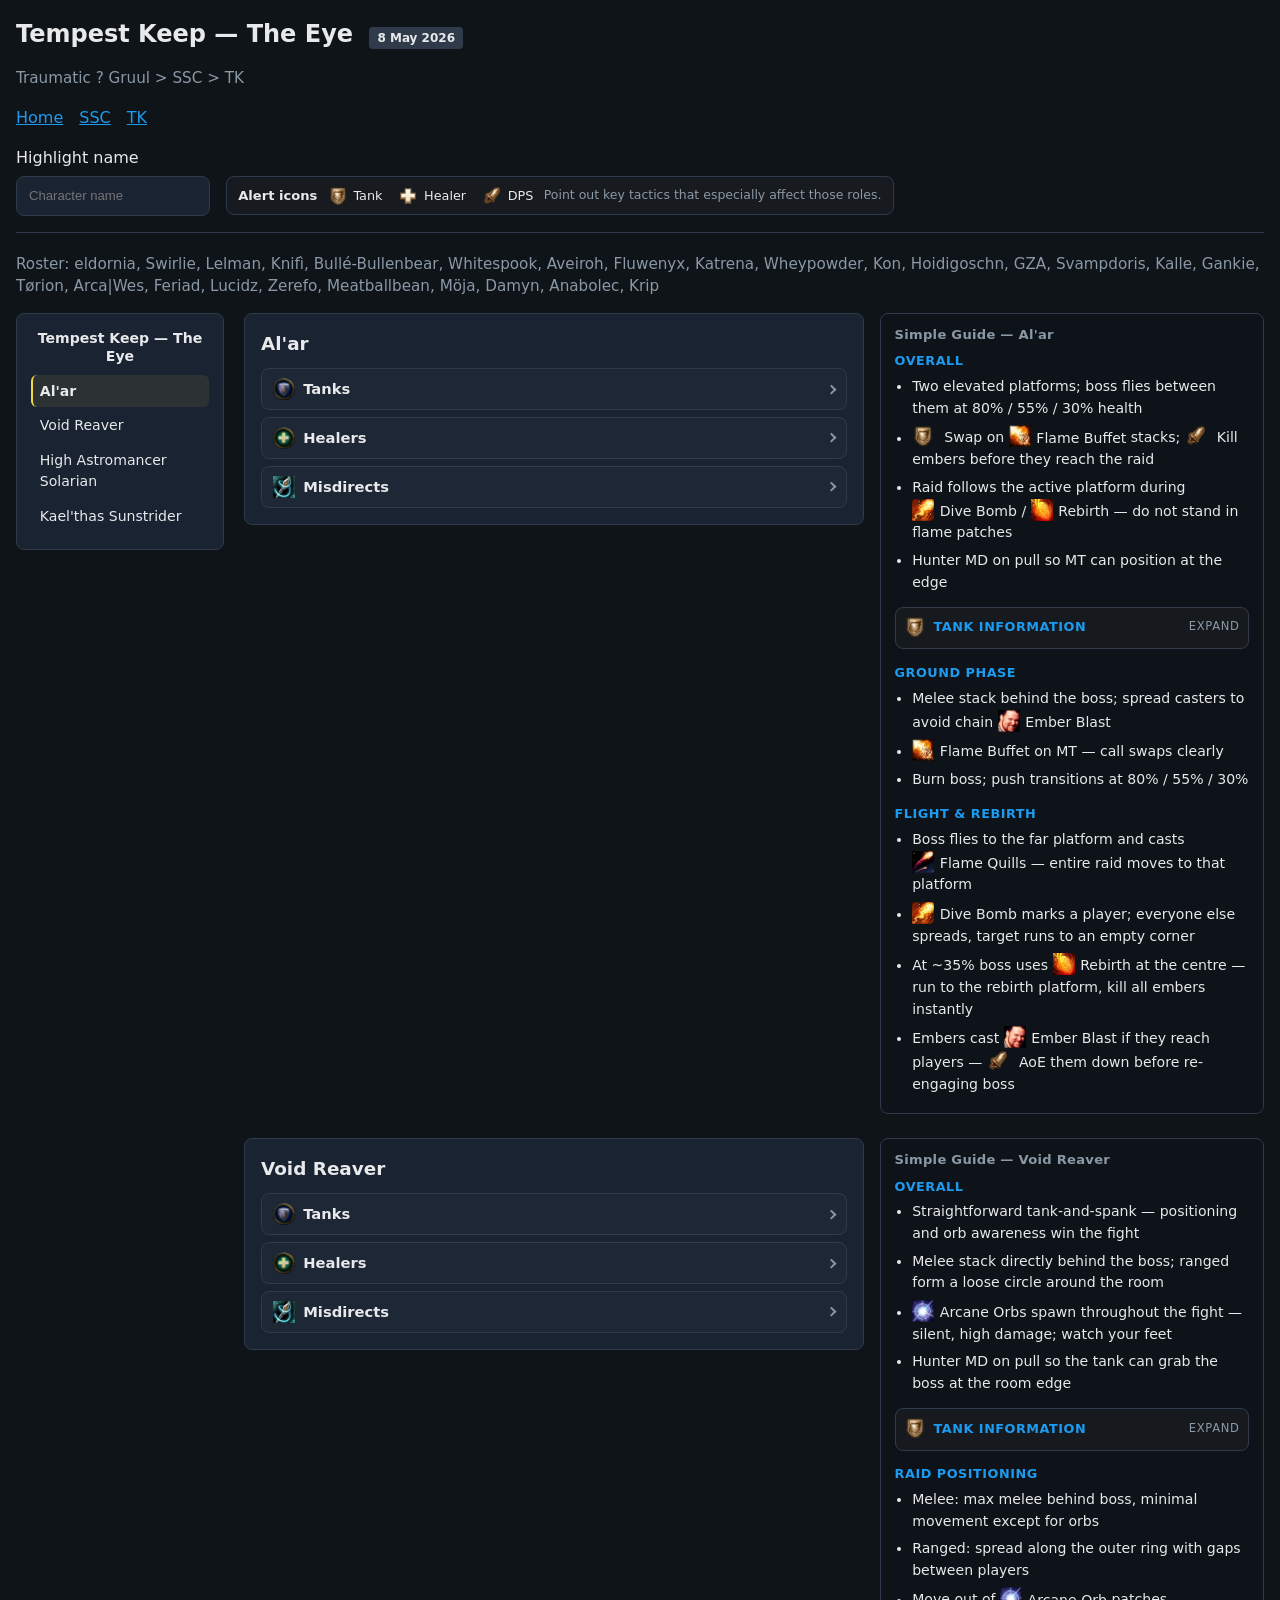
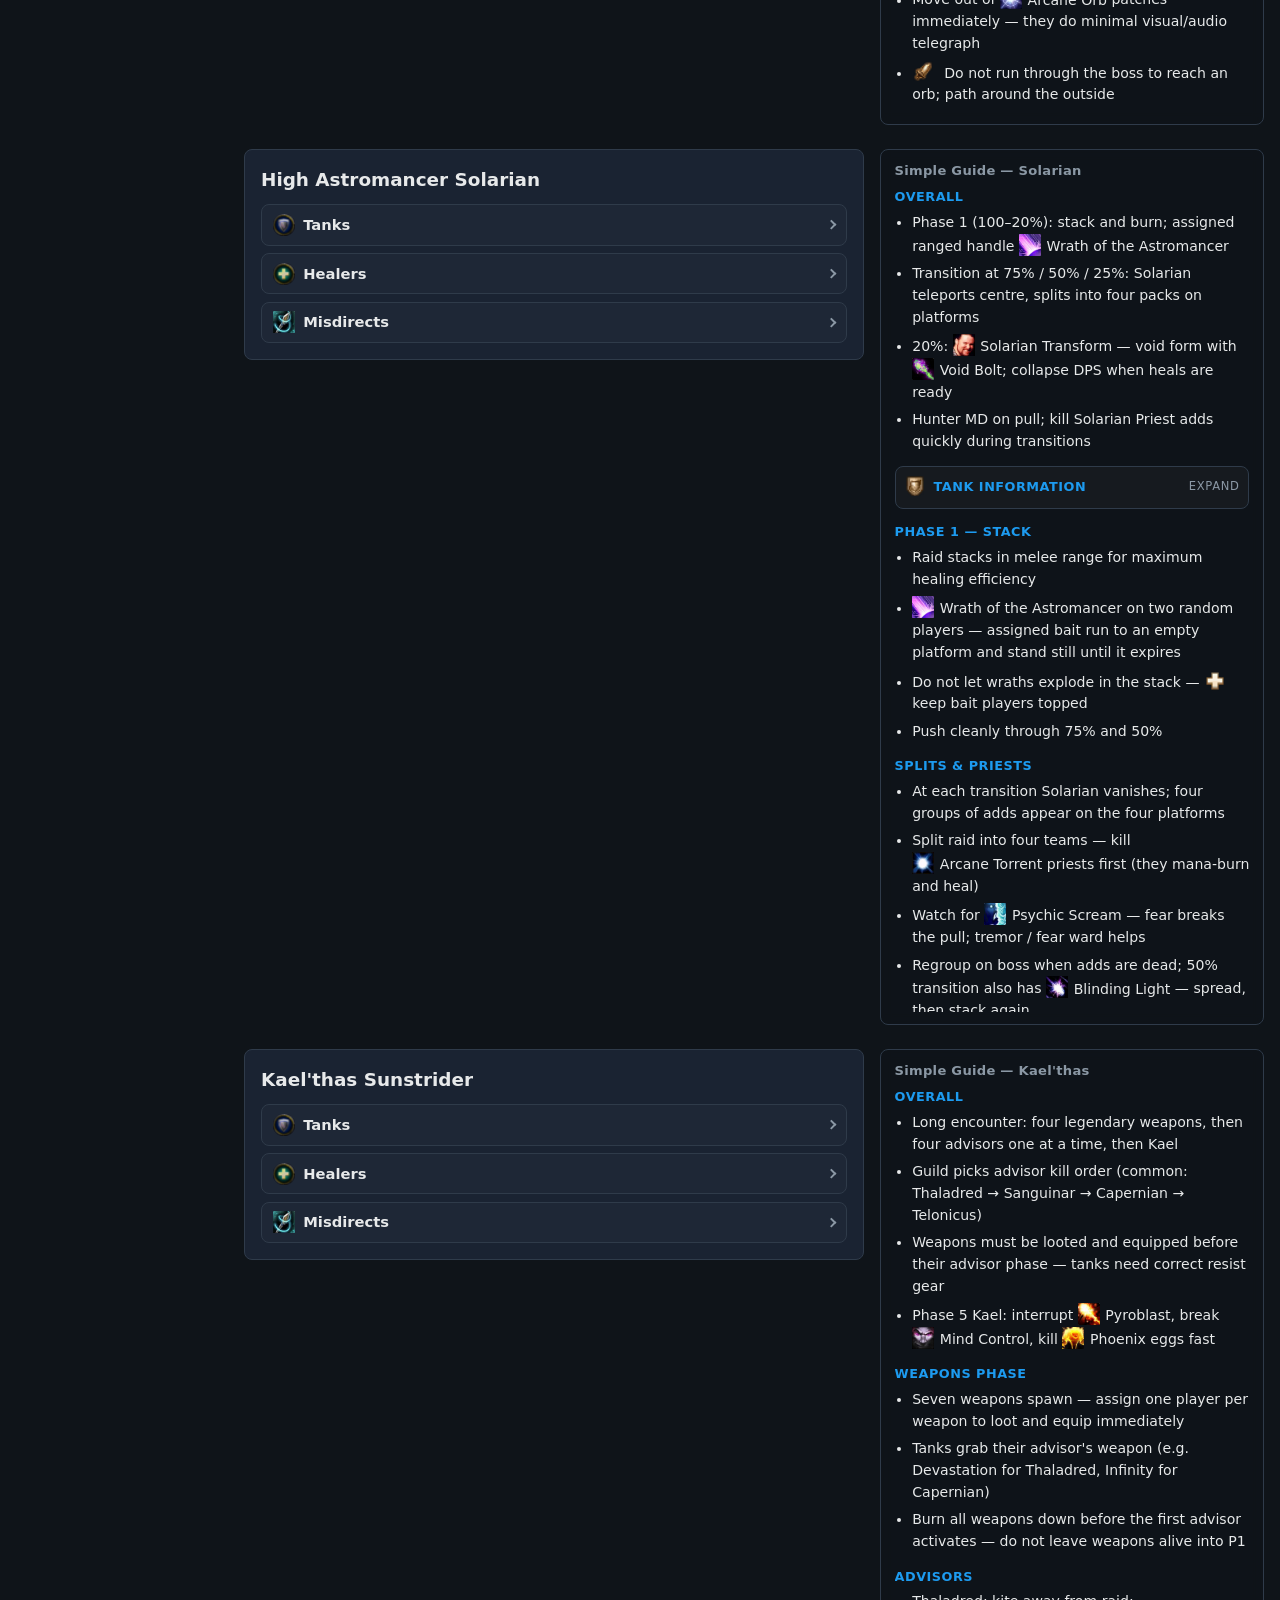
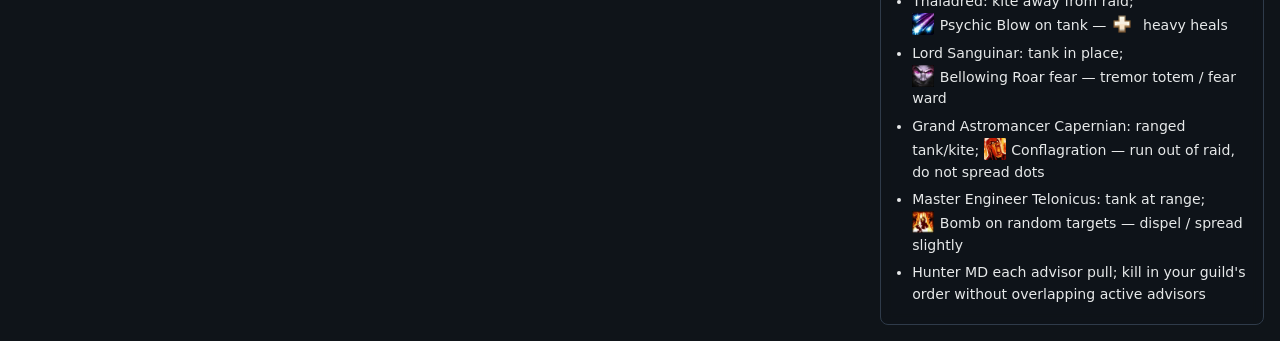
<file: docs/tk/index.html>
<!DOCTYPE html>
<html lang="en">
<head>
  <meta charset="utf-8"/>
  <meta name="viewport" content="width=device-width, initial-scale=1"/>
  <title>Tempest Keep — The Eye ? Traumatic</title>
  <link rel="stylesheet" href="../assets/style.css"/>
</head>
<body>
  <header>
    <h1>Tempest Keep — The Eye <span class="badge">8 May 2026</span></h1>
    <p class="sub">Traumatic ? Gruul &gt; SSC &gt; TK</p>
    <nav>
      <a href="../index.html">Home</a>
      <a href="../ssc/">SSC</a>
      <a href="../tk/">TK</a>
    </nav>
    <div class="header-tools">
      <div class="find">
        <label for="find">Highlight name</label>
        <div class="find-inline">
          <input id="find" type="search" placeholder="Character name" autocomplete="off"/>
          <div class="alert-key-inline"><div class="alert-key" role="note" aria-label="Alert icon legend"><span class="alert-key-title">Alert icons</span><span class="alert-key-items"><span class="alert-key-item"><img class="alert-key-ico" src="../assets/wow-icons/Tank-Alert.webp" alt="" width="20" height="20" loading="lazy"/><span class="alert-key-label">Tank</span></span><span class="alert-key-item"><img class="alert-key-ico" src="../assets/wow-icons/Healer-Alert.webp" alt="" width="20" height="20" loading="lazy"/><span class="alert-key-label">Healer</span></span><span class="alert-key-item"><img class="alert-key-ico" src="../assets/wow-icons/DPS-Alert.webp" alt="" width="20" height="20" loading="lazy"/><span class="alert-key-label">DPS</span></span></span><span class="alert-key-desc">Point out key tactics that especially affect those roles.</span></div></div>
        </div>
      </div>
    </div>
  </header>
  <p class="sub">Roster: eldornia, Swirlie, Lelman, Knifì, Bullé-Bullenbear, Whitespook, Aveiroh, Fluwenyx, Katrena, Wheypowder, Kon, Hoidigoschn, GZA, Svampdoris, Kalle, Gankie, Tørion, Arca|Wes, Feriad, Lucidz, Zerefo, Meatballbean, Möja, Damyn, Anabolec, Krip</p>
  <div class="raid-shell">
    <nav class="toc" aria-label="Tempest Keep — The Eye">
      <div class="toc-title">Tempest Keep — The Eye</div>
      <ol><li><a href="#alar">Al'ar</a></li><li><a href="#void">Void Reaver</a></li><li><a href="#solarian">High Astromancer Solarian</a></li><li><a href="#kael">Kael'thas Sunstrider</a></li></ol>
    </nav>
    <div class="boss-stack"><div class="boss-layout boss-anchor" id="alar" tabindex="-1"><section class="boss boss-main" aria-labelledby="alar-title"><h2 id="alar-title">Al'ar</h2><div class="boss-assign"><details class="acc-item"><summary><span class="acc-ico"><img class="acc-role-img" src="../assets/wow-icons/Tank-Role.webp" alt="" width="22" height="22" loading="lazy"/></span><span class="acc-title">Tanks</span><span class="acc-chevron" aria-hidden="true"></span></summary><div class="acc-body"><table class="assign"><thead><tr><th>Role</th><th>Assigned</th></tr></thead><tbody><tr data-name="?"><td>Main tank — Al'ar</td><td>?</td></tr><tr data-name="?"><td>Add / ember tank</td><td>?</td></tr></tbody></table></div></details><details class="acc-item"><summary><span class="acc-ico"><img class="acc-role-img" src="../assets/wow-icons/Healer-Role.webp" alt="" width="22" height="22" loading="lazy"/></span><span class="acc-title">Healers</span><span class="acc-chevron" aria-hidden="true"></span></summary><div class="acc-body"><table class="assign"><thead><tr><th>Role</th><th>Assigned</th></tr></thead><tbody><tr data-name="?"><td>Raid heal 1</td><td>?</td></tr><tr data-name="?"><td>Raid heal 2</td><td>?</td></tr><tr data-name="?"><td>Tank heal — MT</td><td>?</td></tr><tr data-name="?"><td>Tank heal — OT</td><td>?</td></tr></tbody></table></div></details><details class="acc-item"><summary><span class="acc-ico"><img class="acc-role-img" src="../assets/wow-icons/hunter_misdirection.jpg" alt="" width="22" height="22" loading="lazy"/></span><span class="acc-title">Misdirects</span><span class="acc-chevron" aria-hidden="true"></span></summary><div class="acc-body"><table class="assign"><thead><tr><th>Role</th><th>Assigned</th></tr></thead><tbody><tr data-name="?"><td>Misdirect (phase)</td><td>?</td></tr></tbody></table></div></details></div></section><aside class="tactic-card tactic-rail" aria-label="Simple Guide — Al'ar"><h3 class="tactic-h">Simple Guide — Al'ar</h3><div class="tactic-body"><div class="tactic-section"><h4 class="tactic-sub">Overall</h4><ul class="tactic-list"><li>Two elevated platforms; boss flies between them at 80% / 55% / 30% health</li><li><img class="tactic-inline-ico" src="../assets/wow-icons/Tank-Alert.webp" alt="" width="22" height="22" loading="lazy"/> Swap on <a class="tactic-wowhead" href="https://www.wowhead.com/tbc/spell=34121" target="_blank" rel="noopener noreferrer"><img class="tactic-inline-ico" src="../assets/wow-icons/Flame-Buffet.jpg" alt="" width="22" height="22" loading="lazy"/><span class="tactic-wowhead-lbl">Flame Buffet</span></a> stacks; <img class="tactic-inline-ico" src="../assets/wow-icons/DPS-Alert.webp" alt="" width="22" height="22" loading="lazy"/> Kill embers before they reach the raid</li><li>Raid follows the active platform during <a class="tactic-wowhead" href="https://www.wowhead.com/tbc/spell=35181" target="_blank" rel="noopener noreferrer"><img class="tactic-inline-ico" src="../assets/wow-icons/Dive-Bomb.jpg" alt="" width="22" height="22" loading="lazy"/><span class="tactic-wowhead-lbl">Dive Bomb</span></a> / <a class="tactic-wowhead" href="https://www.wowhead.com/tbc/spell=34342" target="_blank" rel="noopener noreferrer"><img class="tactic-inline-ico" src="../assets/wow-icons/Rebirth.jpg" alt="" width="22" height="22" loading="lazy"/><span class="tactic-wowhead-lbl">Rebirth</span></a> — do not stand in flame patches</li><li>Hunter MD on pull so MT can position at the edge</li></ul></div><details class="tactic-section tactic-details"><summary class="tactic-details-sum"><span class="tactic-details-sum-main"><img class="tactic-details-ico" src="../assets/wow-icons/Tank-Alert.webp" alt="" width="22" height="22" loading="lazy"/><span class="tactic-sub">Tank Information</span></span><span class="tactic-details-hint" aria-hidden="true">Expand</span></summary><div class="tactic-details-body"><ul class="tactic-list"><li>MT holds Al'ar on the current platform; OT picks up loose embers if needed</li><li>Taunt swap every 2–3 <a class="tactic-wowhead" href="https://www.wowhead.com/tbc/spell=34121" target="_blank" rel="noopener noreferrer"><img class="tactic-inline-ico" src="../assets/wow-icons/Flame-Buffet.jpg" alt="" width="22" height="22" loading="lazy"/><span class="tactic-wowhead-lbl">Flame Buffet</span></a> stacks (more stacks = heavy fire damage)</li><li><a class="tactic-wowhead" href="https://www.wowhead.com/tbc/spell=35410" target="_blank" rel="noopener noreferrer"><img class="tactic-inline-ico" src="../assets/wow-icons/Melt-Armor.jpg" alt="" width="22" height="22" loading="lazy"/><span class="tactic-wowhead-lbl">Melt Armor</span></a> on current tank — keep healing steady through armor shred</li><li>During flight phase, tanks stay on the platform the boss will return to</li></ul></div></details><div class="tactic-section"><h4 class="tactic-sub">Ground phase</h4><ul class="tactic-list"><li>Melee stack behind the boss; spread casters to avoid chain <a class="tactic-wowhead" href="https://www.wowhead.com/tbc/spell=34133" target="_blank" rel="noopener noreferrer"><img class="tactic-inline-ico" src="../assets/wow-icons/Ember-Blast.jpg" alt="" width="22" height="22" loading="lazy"/><span class="tactic-wowhead-lbl">Ember Blast</span></a></li><li><a class="tactic-wowhead" href="https://www.wowhead.com/tbc/spell=34121" target="_blank" rel="noopener noreferrer"><img class="tactic-inline-ico" src="../assets/wow-icons/Flame-Buffet.jpg" alt="" width="22" height="22" loading="lazy"/><span class="tactic-wowhead-lbl">Flame Buffet</span></a> on MT — call swaps clearly</li><li>Burn boss; push transitions at 80% / 55% / 30%</li></ul></div><div class="tactic-section"><h4 class="tactic-sub">Flight &amp; rebirth</h4><ul class="tactic-list"><li>Boss flies to the far platform and casts <a class="tactic-wowhead" href="https://www.wowhead.com/tbc/spell=34229" target="_blank" rel="noopener noreferrer"><img class="tactic-inline-ico" src="../assets/wow-icons/Flame-Quills.jpg" alt="" width="22" height="22" loading="lazy"/><span class="tactic-wowhead-lbl">Flame Quills</span></a> — entire raid moves to that platform</li><li><a class="tactic-wowhead" href="https://www.wowhead.com/tbc/spell=35181" target="_blank" rel="noopener noreferrer"><img class="tactic-inline-ico" src="../assets/wow-icons/Dive-Bomb.jpg" alt="" width="22" height="22" loading="lazy"/><span class="tactic-wowhead-lbl">Dive Bomb</span></a> marks a player; everyone else spreads, target runs to an empty corner</li><li>At ~35% boss uses <a class="tactic-wowhead" href="https://www.wowhead.com/tbc/spell=34342" target="_blank" rel="noopener noreferrer"><img class="tactic-inline-ico" src="../assets/wow-icons/Rebirth.jpg" alt="" width="22" height="22" loading="lazy"/><span class="tactic-wowhead-lbl">Rebirth</span></a> at the centre — run to the rebirth platform, kill all embers instantly</li><li>Embers cast <a class="tactic-wowhead" href="https://www.wowhead.com/tbc/spell=34133" target="_blank" rel="noopener noreferrer"><img class="tactic-inline-ico" src="../assets/wow-icons/Ember-Blast.jpg" alt="" width="22" height="22" loading="lazy"/><span class="tactic-wowhead-lbl">Ember Blast</span></a> if they reach players — <img class="tactic-inline-ico" src="../assets/wow-icons/DPS-Alert.webp" alt="" width="22" height="22" loading="lazy"/> AoE them down before re-engaging boss</li></ul></div></div></aside></div><div class="boss-layout boss-anchor" id="void" tabindex="-1"><section class="boss boss-main" aria-labelledby="void-title"><h2 id="void-title">Void Reaver</h2><div class="boss-assign"><details class="acc-item"><summary><span class="acc-ico"><img class="acc-role-img" src="../assets/wow-icons/Tank-Role.webp" alt="" width="22" height="22" loading="lazy"/></span><span class="acc-title">Tanks</span><span class="acc-chevron" aria-hidden="true"></span></summary><div class="acc-body"><table class="assign"><thead><tr><th>Role</th><th>Assigned</th></tr></thead><tbody><tr data-name="?"><td>Boss tank</td><td>?</td></tr></tbody></table></div></details><details class="acc-item"><summary><span class="acc-ico"><img class="acc-role-img" src="../assets/wow-icons/Healer-Role.webp" alt="" width="22" height="22" loading="lazy"/></span><span class="acc-title">Healers</span><span class="acc-chevron" aria-hidden="true"></span></summary><div class="acc-body"><table class="assign"><thead><tr><th>Role</th><th>Assigned</th></tr></thead><tbody><tr data-name="?"><td>Raid heal 1</td><td>?</td></tr><tr data-name="?"><td>Raid heal 2</td><td>?</td></tr><tr data-name="?"><td>Tank heal</td><td>?</td></tr></tbody></table></div></details><details class="acc-item"><summary><span class="acc-ico"><img class="acc-role-img" src="../assets/wow-icons/hunter_misdirection.jpg" alt="" width="22" height="22" loading="lazy"/></span><span class="acc-title">Misdirects</span><span class="acc-chevron" aria-hidden="true"></span></summary><div class="acc-body"><table class="assign"><thead><tr><th>Role</th><th>Assigned</th></tr></thead><tbody><tr data-name="?"><td>Misdirect — pull</td><td>?</td></tr></tbody></table></div></details></div></section><aside class="tactic-card tactic-rail" aria-label="Simple Guide — Void Reaver"><h3 class="tactic-h">Simple Guide — Void Reaver</h3><div class="tactic-body"><div class="tactic-section"><h4 class="tactic-sub">Overall</h4><ul class="tactic-list"><li>Straightforward tank-and-spank — positioning and orb awareness win the fight</li><li>Melee stack directly behind the boss; ranged form a loose circle around the room</li><li><a class="tactic-wowhead" href="https://www.wowhead.com/tbc/spell=34172" target="_blank" rel="noopener noreferrer"><img class="tactic-inline-ico" src="../assets/wow-icons/Arcane-Orb.jpg" alt="" width="22" height="22" loading="lazy"/><span class="tactic-wowhead-lbl">Arcane Orb</span></a>s spawn throughout the fight — silent, high damage; watch your feet</li><li>Hunter MD on pull so the tank can grab the boss at the room edge</li></ul></div><details class="tactic-section tactic-details"><summary class="tactic-details-sum"><span class="tactic-details-sum-main"><img class="tactic-details-ico" src="../assets/wow-icons/Tank-Alert.webp" alt="" width="22" height="22" loading="lazy"/><span class="tactic-sub">Tank Information</span></span><span class="tactic-details-hint" aria-hidden="true">Expand</span></summary><div class="tactic-details-body"><ul class="tactic-list"><li>Single MT holds Void Reaver still at the pull spot — do not drag the boss through the raid</li><li><a class="tactic-wowhead" href="https://www.wowhead.com/tbc/spell=34162" target="_blank" rel="noopener noreferrer"><img class="tactic-inline-ico" src="../assets/wow-icons/Pounding.jpg" alt="" width="22" height="22" loading="lazy"/><span class="tactic-wowhead-lbl">Pounding</span></a> hits the tank for heavy physical damage every ~15s — <img class="tactic-inline-ico" src="../assets/wow-icons/Healer-Alert.webp" alt="" width="22" height="22" loading="lazy"/> anticipate spikes</li><li>Keep the boss faced away from ranged so cleave never clips the circle</li></ul></div></details><div class="tactic-section"><h4 class="tactic-sub">Raid positioning</h4><ul class="tactic-list"><li>Melee: max melee behind boss, minimal movement except for orbs</li><li>Ranged: spread along the outer ring with gaps between players</li><li>Move out of <a class="tactic-wowhead" href="https://www.wowhead.com/tbc/spell=34172" target="_blank" rel="noopener noreferrer"><img class="tactic-inline-ico" src="../assets/wow-icons/Arcane-Orb.jpg" alt="" width="22" height="22" loading="lazy"/><span class="tactic-wowhead-lbl">Arcane Orb</span></a> patches immediately — they do minimal visual/audio telegraph</li><li><img class="tactic-inline-ico" src="../assets/wow-icons/DPS-Alert.webp" alt="" width="22" height="22" loading="lazy"/> Do not run through the boss to reach an orb; path around the outside</li></ul></div></div></aside></div><div class="boss-layout boss-anchor" id="solarian" tabindex="-1"><section class="boss boss-main" aria-labelledby="solarian-title"><h2 id="solarian-title">High Astromancer Solarian</h2><div class="boss-assign"><details class="acc-item"><summary><span class="acc-ico"><img class="acc-role-img" src="../assets/wow-icons/Tank-Role.webp" alt="" width="22" height="22" loading="lazy"/></span><span class="acc-title">Tanks</span><span class="acc-chevron" aria-hidden="true"></span></summary><div class="acc-body"><table class="assign"><thead><tr><th>Role</th><th>Assigned</th></tr></thead><tbody><tr data-name="?"><td>Boss tank</td><td>?</td></tr><tr data-name="?"><td>Add / wrath tank</td><td>?</td></tr></tbody></table></div></details><details class="acc-item"><summary><span class="acc-ico"><img class="acc-role-img" src="../assets/wow-icons/Healer-Role.webp" alt="" width="22" height="22" loading="lazy"/></span><span class="acc-title">Healers</span><span class="acc-chevron" aria-hidden="true"></span></summary><div class="acc-body"><table class="assign"><thead><tr><th>Role</th><th>Assigned</th></tr></thead><tbody><tr data-name="?"><td>Raid heal 1</td><td>?</td></tr><tr data-name="?"><td>Raid heal 2</td><td>?</td></tr><tr data-name="?"><td>Tank heal — MT</td><td>?</td></tr><tr data-name="?"><td>Tank heal — OT</td><td>?</td></tr></tbody></table></div></details><details class="acc-item"><summary><span class="acc-ico"><img class="acc-role-img" src="../assets/wow-icons/hunter_misdirection.jpg" alt="" width="22" height="22" loading="lazy"/></span><span class="acc-title">Misdirects</span><span class="acc-chevron" aria-hidden="true"></span></summary><div class="acc-body"><table class="assign"><thead><tr><th>Role</th><th>Assigned</th></tr></thead><tbody><tr data-name="?"><td>Misdirect</td><td>?</td></tr></tbody></table></div></details></div></section><aside class="tactic-card tactic-rail" aria-label="Simple Guide — Solarian"><h3 class="tactic-h">Simple Guide — Solarian</h3><div class="tactic-body"><div class="tactic-section"><h4 class="tactic-sub">Overall</h4><ul class="tactic-list"><li>Phase 1 (100–20%): stack and burn; assigned ranged handle <a class="tactic-wowhead" href="https://www.wowhead.com/tbc/spell=42783" target="_blank" rel="noopener noreferrer"><img class="tactic-inline-ico" src="../assets/wow-icons/Wrath-of-the-Astromancer.jpg" alt="" width="22" height="22" loading="lazy"/><span class="tactic-wowhead-lbl">Wrath of the Astromancer</span></a></li><li>Transition at 75% / 50% / 25%: Solarian teleports centre, splits into four packs on platforms</li><li>20%: <a class="tactic-wowhead" href="https://www.wowhead.com/tbc/spell=39117" target="_blank" rel="noopener noreferrer"><img class="tactic-inline-ico" src="../assets/wow-icons/Solarian-Transform.jpg" alt="" width="22" height="22" loading="lazy"/><span class="tactic-wowhead-lbl">Solarian Transform</span></a> — void form with <a class="tactic-wowhead" href="https://www.wowhead.com/tbc/spell=39329" target="_blank" rel="noopener noreferrer"><img class="tactic-inline-ico" src="../assets/wow-icons/Void-Bolt.jpg" alt="" width="22" height="22" loading="lazy"/><span class="tactic-wowhead-lbl">Void Bolt</span></a>; collapse DPS when heals are ready</li><li>Hunter MD on pull; kill Solarian Priest adds quickly during transitions</li></ul></div><details class="tactic-section tactic-details"><summary class="tactic-details-sum"><span class="tactic-details-sum-main"><img class="tactic-details-ico" src="../assets/wow-icons/Tank-Alert.webp" alt="" width="22" height="22" loading="lazy"/><span class="tactic-sub">Tank Information</span></span><span class="tactic-details-hint" aria-hidden="true">Expand</span></summary><div class="tactic-details-body"><ul class="tactic-list"><li>MT tanks Solarian in P1 and void P3; OTs pick up priest packs on each platform during splits</li><li>Wrath targets are usually ranged — OT can intercept if a wrath runs toward the stack</li><li>During <a class="tactic-wowhead" href="https://www.wowhead.com/tbc/spell=33009" target="_blank" rel="noopener noreferrer"><img class="tactic-inline-ico" src="../assets/wow-icons/Blinding-Light.jpg" alt="" width="22" height="22" loading="lazy"/><span class="tactic-wowhead-lbl">Blinding Light</span></a> (50% transition) raid spreads then re-stacks after the blast</li></ul></div></details><div class="tactic-section"><h4 class="tactic-sub">Phase 1 — stack</h4><ul class="tactic-list"><li>Raid stacks in melee range for maximum healing efficiency</li><li><a class="tactic-wowhead" href="https://www.wowhead.com/tbc/spell=42783" target="_blank" rel="noopener noreferrer"><img class="tactic-inline-ico" src="../assets/wow-icons/Wrath-of-the-Astromancer.jpg" alt="" width="22" height="22" loading="lazy"/><span class="tactic-wowhead-lbl">Wrath of the Astromancer</span></a> on two random players — assigned bait run to an empty platform and stand still until it expires</li><li>Do not let wraths explode in the stack — <img class="tactic-inline-ico" src="../assets/wow-icons/Healer-Alert.webp" alt="" width="22" height="22" loading="lazy"/> keep bait players topped</li><li>Push cleanly through 75% and 50%</li></ul></div><div class="tactic-section"><h4 class="tactic-sub">Splits &amp; priests</h4><ul class="tactic-list"><li>At each transition Solarian vanishes; four groups of adds appear on the four platforms</li><li>Split raid into four teams — kill <a class="tactic-wowhead" href="https://www.wowhead.com/tbc/spell=33390" target="_blank" rel="noopener noreferrer"><img class="tactic-inline-ico" src="../assets/wow-icons/Arcane-Torrent.jpg" alt="" width="22" height="22" loading="lazy"/><span class="tactic-wowhead-lbl">Arcane Torrent</span></a> priests first (they mana-burn and heal)</li><li>Watch for <a class="tactic-wowhead" href="https://www.wowhead.com/tbc/spell=34322" target="_blank" rel="noopener noreferrer"><img class="tactic-inline-ico" src="../assets/wow-icons/Psychic-Scream.jpg" alt="" width="22" height="22" loading="lazy"/><span class="tactic-wowhead-lbl">Psychic Scream</span></a> — fear breaks the pull; tremor / fear ward helps</li><li>Regroup on boss when adds are dead; 50% transition also has <a class="tactic-wowhead" href="https://www.wowhead.com/tbc/spell=33009" target="_blank" rel="noopener noreferrer"><img class="tactic-inline-ico" src="../assets/wow-icons/Blinding-Light.jpg" alt="" width="22" height="22" loading="lazy"/><span class="tactic-wowhead-lbl">Blinding Light</span></a> — spread, then stack again</li></ul></div><div class="tactic-section"><h4 class="tactic-sub">Void phase (20%)</h4><ul class="tactic-list"><li>Solarian becomes a voidwalker — tank faces her away, raid spreads slightly for <a class="tactic-wowhead" href="https://www.wowhead.com/tbc/spell=39329" target="_blank" rel="noopener noreferrer"><img class="tactic-inline-ico" src="../assets/wow-icons/Void-Bolt.jpg" alt="" width="22" height="22" loading="lazy"/><span class="tactic-wowhead-lbl">Void Bolt</span></a></li><li><img class="tactic-inline-ico" src="../assets/wow-icons/DPS-Alert.webp" alt="" width="22" height="22" loading="lazy"/> Burn with bloodlust / cooldowns once raid is stable</li><li>Healers: coordinate heroism / potions with raid collapse timing</li></ul></div></div></aside></div><div class="boss-layout boss-anchor" id="kael" tabindex="-1"><section class="boss boss-main" aria-labelledby="kael-title"><h2 id="kael-title">Kael'thas Sunstrider</h2><div class="boss-assign"><details class="acc-item"><summary><span class="acc-ico"><img class="acc-role-img" src="../assets/wow-icons/Tank-Role.webp" alt="" width="22" height="22" loading="lazy"/></span><span class="acc-title">Tanks</span><span class="acc-chevron" aria-hidden="true"></span></summary><div class="acc-body"><table class="assign"><thead><tr><th>Role</th><th>Assigned</th></tr></thead><tbody><tr data-name="?"><td>Thaladred tank (kite)</td><td>?</td></tr><tr data-name="?"><td>Lord Sanguinar tank</td><td>?</td></tr><tr data-name="?"><td>Capernian / weapons</td><td>?</td></tr><tr data-name="?"><td>Telonicus / phoenix</td><td>?</td></tr></tbody></table></div></details><details class="acc-item"><summary><span class="acc-ico"><img class="acc-role-img" src="../assets/wow-icons/Healer-Role.webp" alt="" width="22" height="22" loading="lazy"/></span><span class="acc-title">Healers</span><span class="acc-chevron" aria-hidden="true"></span></summary><div class="acc-body"><table class="assign"><thead><tr><th>Role</th><th>Assigned</th></tr></thead><tbody><tr data-name="?"><td>Raid heal 1</td><td>?</td></tr><tr data-name="?"><td>Raid heal 2</td><td>?</td></tr><tr data-name="?"><td>Raid heal 3</td><td>?</td></tr><tr data-name="?"><td>Tank heals (rotate)</td><td>?</td></tr><tr data-name="?"><td>Tank heals (rotate)</td><td>?</td></tr></tbody></table></div></details><details class="acc-item"><summary><span class="acc-ico"><img class="acc-role-img" src="../assets/wow-icons/hunter_misdirection.jpg" alt="" width="22" height="22" loading="lazy"/></span><span class="acc-title">Misdirects</span><span class="acc-chevron" aria-hidden="true"></span></summary><div class="acc-body"><table class="assign"><thead><tr><th>Role</th><th>Assigned</th></tr></thead><tbody><tr data-name="?"><td>Misdirect — advisors</td><td>?</td></tr><tr data-name="?"><td>Misdirect — weapons</td><td>?</td></tr></tbody></table></div></details></div></section><aside class="tactic-card tactic-rail" aria-label="Simple Guide — Kael'thas"><h3 class="tactic-h">Simple Guide — Kael'thas</h3><div class="tactic-body"><div class="tactic-section"><h4 class="tactic-sub">Overall</h4><ul class="tactic-list"><li>Long encounter: four legendary weapons, then four advisors one at a time, then Kael</li><li>Guild picks advisor kill order (common: Thaladred → Sanguinar → Capernian → Telonicus)</li><li>Weapons must be looted and equipped before their advisor phase — tanks need correct resist gear</li><li>Phase 5 Kael: interrupt <a class="tactic-wowhead" href="https://www.wowhead.com/tbc/spell=36819" target="_blank" rel="noopener noreferrer"><img class="tactic-inline-ico" src="../assets/wow-icons/Pyroblast.jpg" alt="" width="22" height="22" loading="lazy"/><span class="tactic-wowhead-lbl">Pyroblast</span></a>, break <a class="tactic-wowhead" href="https://www.wowhead.com/tbc/spell=36797" target="_blank" rel="noopener noreferrer"><img class="tactic-inline-ico" src="../assets/wow-icons/Mind-Control.jpg" alt="" width="22" height="22" loading="lazy"/><span class="tactic-wowhead-lbl">Mind Control</span></a>, kill <a class="tactic-wowhead" href="https://www.wowhead.com/tbc/spell=36723" target="_blank" rel="noopener noreferrer"><img class="tactic-inline-ico" src="../assets/wow-icons/Phoenix.jpg" alt="" width="22" height="22" loading="lazy"/><span class="tactic-wowhead-lbl">Phoenix</span></a> eggs fast</li></ul></div><div class="tactic-section"><h4 class="tactic-sub">Weapons phase</h4><ul class="tactic-list"><li>Seven weapons spawn — assign one player per weapon to loot and equip immediately</li><li>Tanks grab their advisor's weapon (e.g. Devastation for Thaladred, Infinity for Capernian)</li><li>Burn all weapons down before the first advisor activates — do not leave weapons alive into P1</li></ul></div><div class="tactic-section"><h4 class="tactic-sub">Advisors</h4><ul class="tactic-list"><li>Thaladred: kite away from raid; <a class="tactic-wowhead" href="https://www.wowhead.com/tbc/spell=37361" target="_blank" rel="noopener noreferrer"><img class="tactic-inline-ico" src="../assets/wow-icons/Psychic-Blow.jpg" alt="" width="22" height="22" loading="lazy"/><span class="tactic-wowhead-lbl">Psychic Blow</span></a> on tank — <img class="tactic-inline-ico" src="../assets/wow-icons/Healer-Alert.webp" alt="" width="22" height="22" loading="lazy"/> heavy heals</li><li>Lord Sanguinar: tank in place; <a class="tactic-wowhead" href="https://www.wowhead.com/tbc/spell=40636" target="_blank" rel="noopener noreferrer"><img class="tactic-inline-ico" src="../assets/wow-icons/Bellowing-Roar.jpg" alt="" width="22" height="22" loading="lazy"/><span class="tactic-wowhead-lbl">Bellowing Roar</span></a> fear — tremor totem / fear ward</li><li>Grand Astromancer Capernian: ranged tank/kite; <a class="tactic-wowhead" href="https://www.wowhead.com/tbc/spell=37018" target="_blank" rel="noopener noreferrer"><img class="tactic-inline-ico" src="../assets/wow-icons/Conflagration.jpg" alt="" width="22" height="22" loading="lazy"/><span class="tactic-wowhead-lbl">Conflagration</span></a> — run out of raid, do not spread dots</li><li>Master Engineer Telonicus: tank at range; <a class="tactic-wowhead" href="https://www.wowhead.com/tbc/spell=37036" target="_blank" rel="noopener noreferrer"><img class="tactic-inline-ico" src="../assets/wow-icons/Bomb.jpg" alt="" width="22" height="22" loading="lazy"/><span class="tactic-wowhead-lbl">Bomb</span></a> on random targets — dispel / spread slightly</li><li>Hunter MD each advisor pull; kill in your guild's order without overlapping active advisors</li></ul></div><div class="tactic-section"><h4 class="tactic-sub">Kael phase 1 (100–50%)</h4><ul class="tactic-list"><li>MT picks up Kael; melee behind, casters at max range</li><li><a class="tactic-wowhead" href="https://www.wowhead.com/tbc/spell=36815" target="_blank" rel="noopener noreferrer"><img class="tactic-inline-ico" src="../assets/wow-icons/Shock-Barrier.jpg" alt="" width="22" height="22" loading="lazy"/><span class="tactic-wowhead-lbl">Shock Barrier</span></a> — boss immune until barrier drops; then burn</li><li><a class="tactic-wowhead" href="https://www.wowhead.com/tbc/spell=36819" target="_blank" rel="noopener noreferrer"><img class="tactic-inline-ico" src="../assets/wow-icons/Pyroblast.jpg" alt="" width="22" height="22" loading="lazy"/><span class="tactic-wowhead-lbl">Pyroblast</span></a> on random target — <img class="tactic-inline-ico" src="../assets/wow-icons/DPS-Alert.webp" alt="" width="22" height="22" loading="lazy"/> mage must counterspell every cast</li><li><a class="tactic-wowhead" href="https://www.wowhead.com/tbc/spell=36735" target="_blank" rel="noopener noreferrer"><img class="tactic-inline-ico" src="../assets/wow-icons/Flame-Strike.jpg" alt="" width="22" height="22" loading="lazy"/><span class="tactic-wowhead-lbl">Flame Strike</span></a> under random players — move out of fire patches</li><li><a class="tactic-wowhead" href="https://www.wowhead.com/tbc/spell=36797" target="_blank" rel="noopener noreferrer"><img class="tactic-inline-ico" src="../assets/wow-icons/Mind-Control.jpg" alt="" width="22" height="22" loading="lazy"/><span class="tactic-wowhead-lbl">Mind Control</span></a> on up to three players — kill MC'd players quickly or CC them</li><li><a class="tactic-wowhead" href="https://www.wowhead.com/tbc/spell=36723" target="_blank" rel="noopener noreferrer"><img class="tactic-inline-ico" src="../assets/wow-icons/Phoenix.jpg" alt="" width="22" height="22" loading="lazy"/><span class="tactic-wowhead-lbl">Phoenix</span></a> spawns — burn bird, then destroy the egg before rebirth</li></ul></div><div class="tactic-section"><h4 class="tactic-sub">Kael phase 2 (50%)</h4><ul class="tactic-list"><li>Kael casts <a class="tactic-wowhead" href="https://www.wowhead.com/tbc/spell=35941" target="_blank" rel="noopener noreferrer"><img class="tactic-inline-ico" src="../assets/wow-icons/Gravity-Lapse.jpg" alt="" width="22" height="22" loading="lazy"/><span class="tactic-wowhead-lbl">Gravity Lapse</span></a> — entire raid floats; use slow-fall abilities if available</li><li>While airborne he summons Nether Vapor — land, spread, and kill vapors before re-engaging</li><li>Same rules after gravity ends: CS pyro, kill MC, destroy phoenix eggs</li><li><img class="tactic-inline-ico" src="../assets/wow-icons/Healer-Alert.webp" alt="" width="22" height="22" loading="lazy"/> Heavy tank damage through barrier windows — coordinate cooldowns for final burn</li></ul></div></div></aside></div></div>
  </div>
  <script>
(function(){
  var input = document.getElementById('find');
  if (!input) return;
  function run() {
    var q = (input.value || '').trim().toLowerCase();
    document.querySelectorAll('tr[data-name]').forEach(function(tr) {
      var n = (tr.getAttribute('data-name') || '').toLowerCase();
      tr.classList.toggle('hl', q.length > 0 && n.indexOf(q) !== -1);
    });
  }
  input.addEventListener('input', run);
})();
</script>
  <script>
(function(){
  var sections = document.querySelectorAll('.boss-anchor');
  var links = document.querySelectorAll('.toc a[href^="#"]');
  var first = sections[0];
  if (!sections.length || !links.length || !first) return;

  function setActive(id) {
    links.forEach(function(a) {
      a.classList.toggle('active', a.getAttribute('href') === '#' + id);
    });
  }

  function scrollToBoss(el) {
    var toc = document.querySelector('.toc');
    if (!toc) return;
    var delta = el.getBoundingClientRect().top - toc.getBoundingClientRect().top;
    var smooth = !window.matchMedia('(prefers-reduced-motion: reduce)').matches;
    window.scrollTo({
      top: Math.max(0, window.scrollY + delta),
      behavior: smooth ? 'smooth' : 'auto',
    });
  }

  links.forEach(function(a) {
    a.addEventListener('click', function(e) {
      var id = (a.getAttribute('href') || '').slice(1);
      var el = id ? document.getElementById(id) : null;
      if (!el) return;
      e.preventDefault();
      scrollToBoss(el);
      setActive(id);
      if (history.pushState) history.pushState(null, '', '#' + id);
      else location.hash = id;
    });
  });

  function onHash() {
    var id = (location.hash || '').slice(1);
    if (!id) return;
    var el = document.getElementById(id);
    if (el) {
      scrollToBoss(el);
      setActive(id);
    }
  }
  window.addEventListener('hashchange', onHash);
  if (location.hash) onHash();

  var obs = new IntersectionObserver(function(entries) {
    entries.forEach(function(entry) {
      if (entry.isIntersecting) setActive(entry.target.id);
    });
  }, { rootMargin: '-20% 0px -55% 0px', threshold: 0 });
  sections.forEach(function(sec) { obs.observe(sec); });
  if (first.id) setActive(first.id);
})();
</script>
  <script>var whTooltips = { colorLinks: false, iconizeLinks: false, renameLinks: false };</script>
  <script src="https://wow.zamimg.com/widgets/power.js"></script>
</body>
</html>
</file>
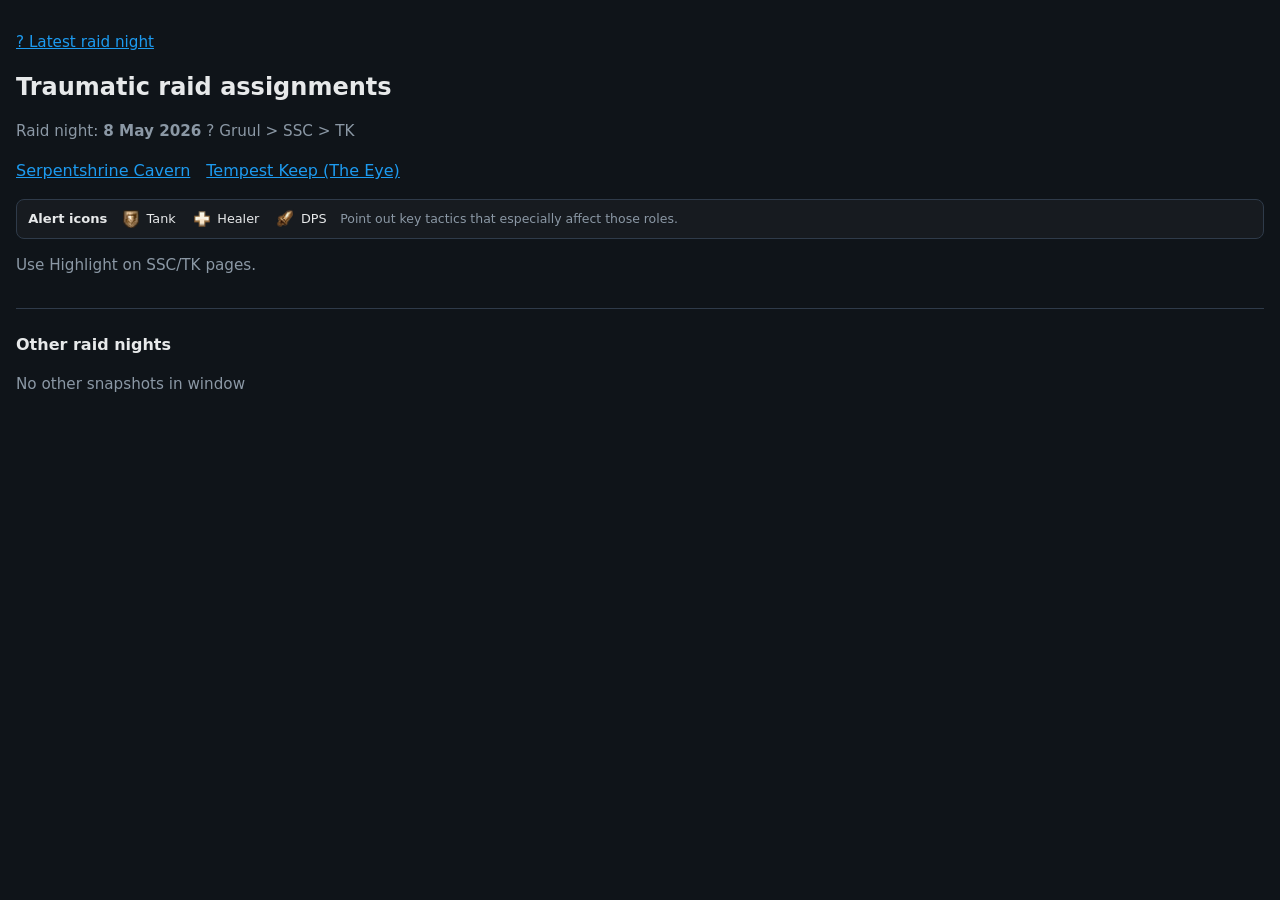
<file: docs/archive/2026-05-08/index.html>
<!DOCTYPE html>
<html lang="en">
<head>
  <meta charset="utf-8"/>
  <meta name="viewport" content="width=device-width, initial-scale=1"/>
  <title>Raid assignments ? Traumatic</title>
  <link rel="stylesheet" href="../../assets/style.css"/>
</head>
<body>
  <p class="sub"><a href="../../">? Latest raid night</a></p>
  <header>
    <h1>Traumatic raid assignments</h1>
    <p class="sub">Raid night: <strong>8 May 2026</strong> ? Gruul &gt; SSC &gt; TK</p>
    <nav>
      <a href="./ssc/">Serpentshrine Cavern</a>
      <a href="./tk/">Tempest Keep (The Eye)</a>
    </nav>
    <div class="alert-key" role="note" aria-label="Alert icon legend"><span class="alert-key-title">Alert icons</span><span class="alert-key-items"><span class="alert-key-item"><img class="alert-key-ico" src="../../assets/wow-icons/Tank-Alert.webp" alt="" width="20" height="20" loading="lazy"/><span class="alert-key-label">Tank</span></span><span class="alert-key-item"><img class="alert-key-ico" src="../../assets/wow-icons/Healer-Alert.webp" alt="" width="20" height="20" loading="lazy"/><span class="alert-key-label">Healer</span></span><span class="alert-key-item"><img class="alert-key-ico" src="../../assets/wow-icons/DPS-Alert.webp" alt="" width="20" height="20" loading="lazy"/><span class="alert-key-label">DPS</span></span></span><span class="alert-key-desc">Point out key tactics that especially affect those roles.</span></div>
    <p class="sub">Use Highlight on SSC/TK pages.</p>
  </header>
  <section>
    <h2 style="font-size:1rem;margin-top:1.5rem">Other raid nights</h2>
    <ul class="arch"><li class='sub'>No other snapshots in window</li></ul>
  </section>
</body>
</html>
</file>
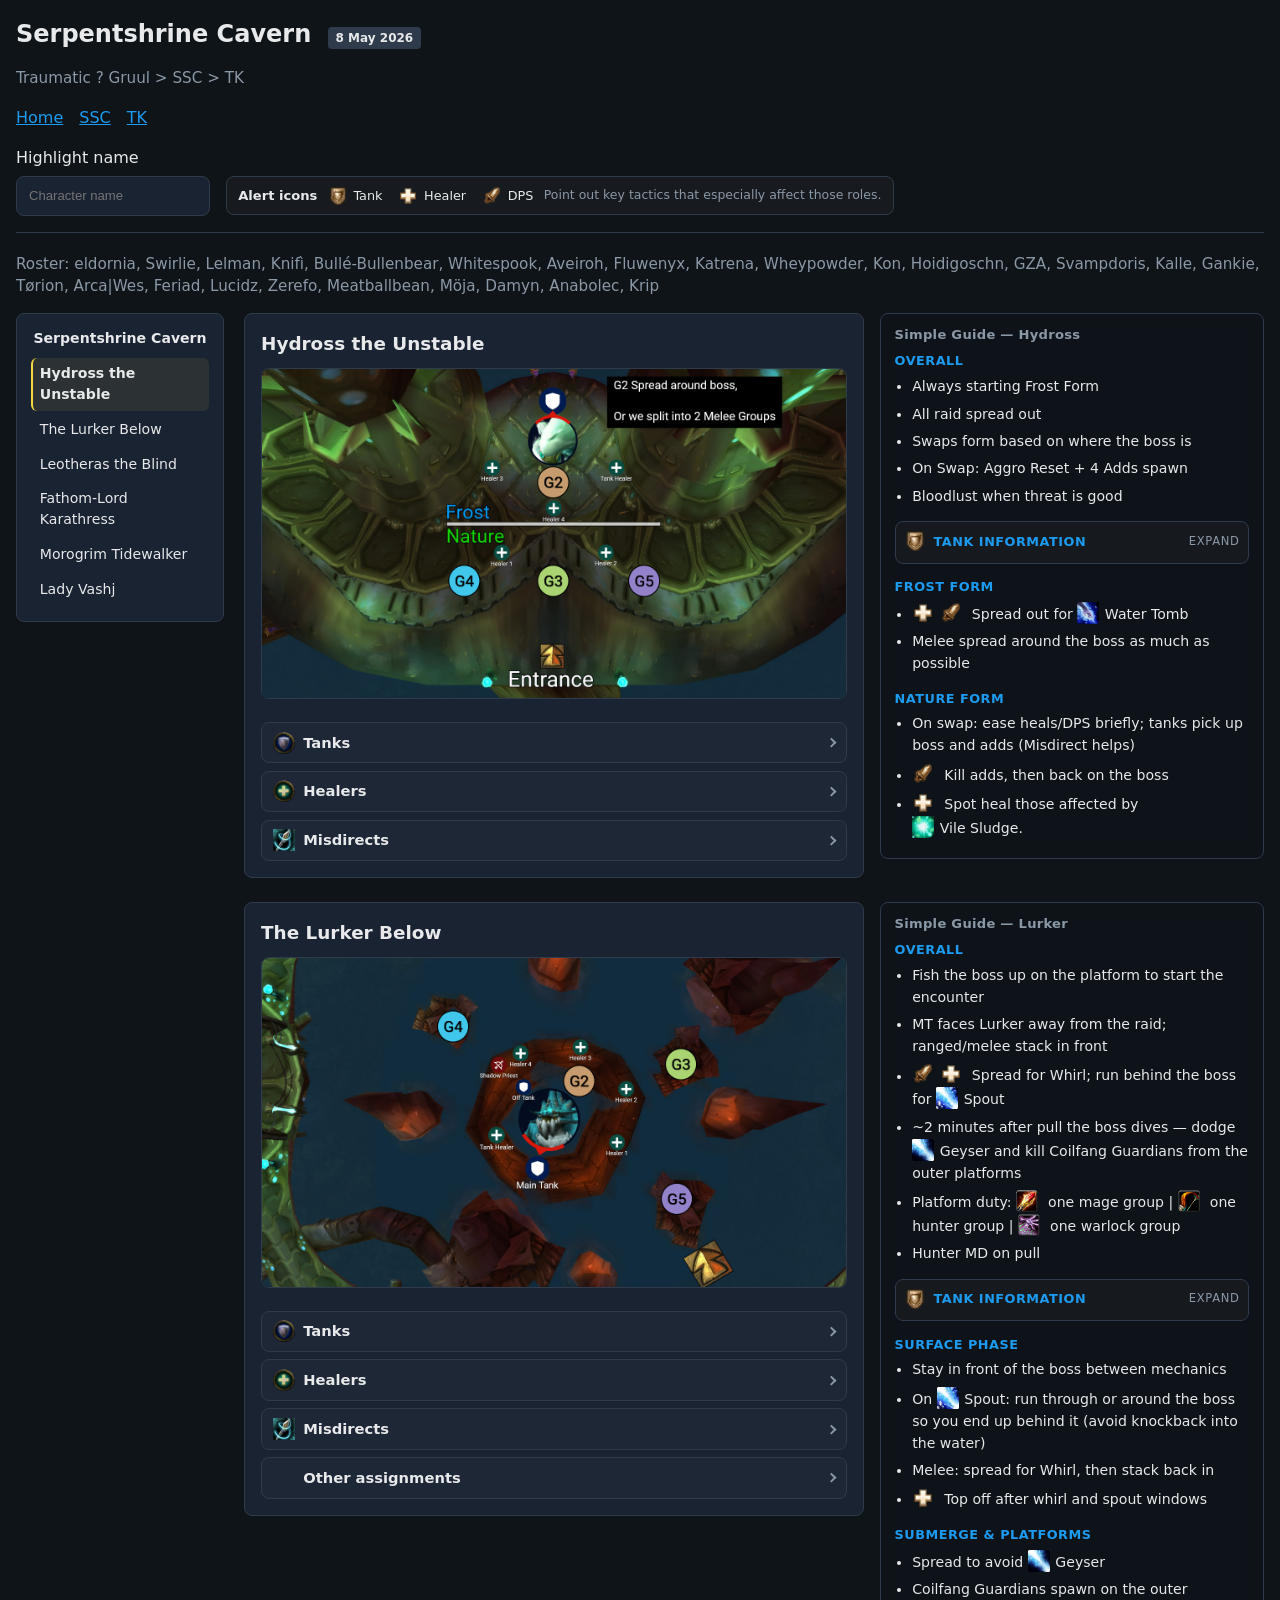
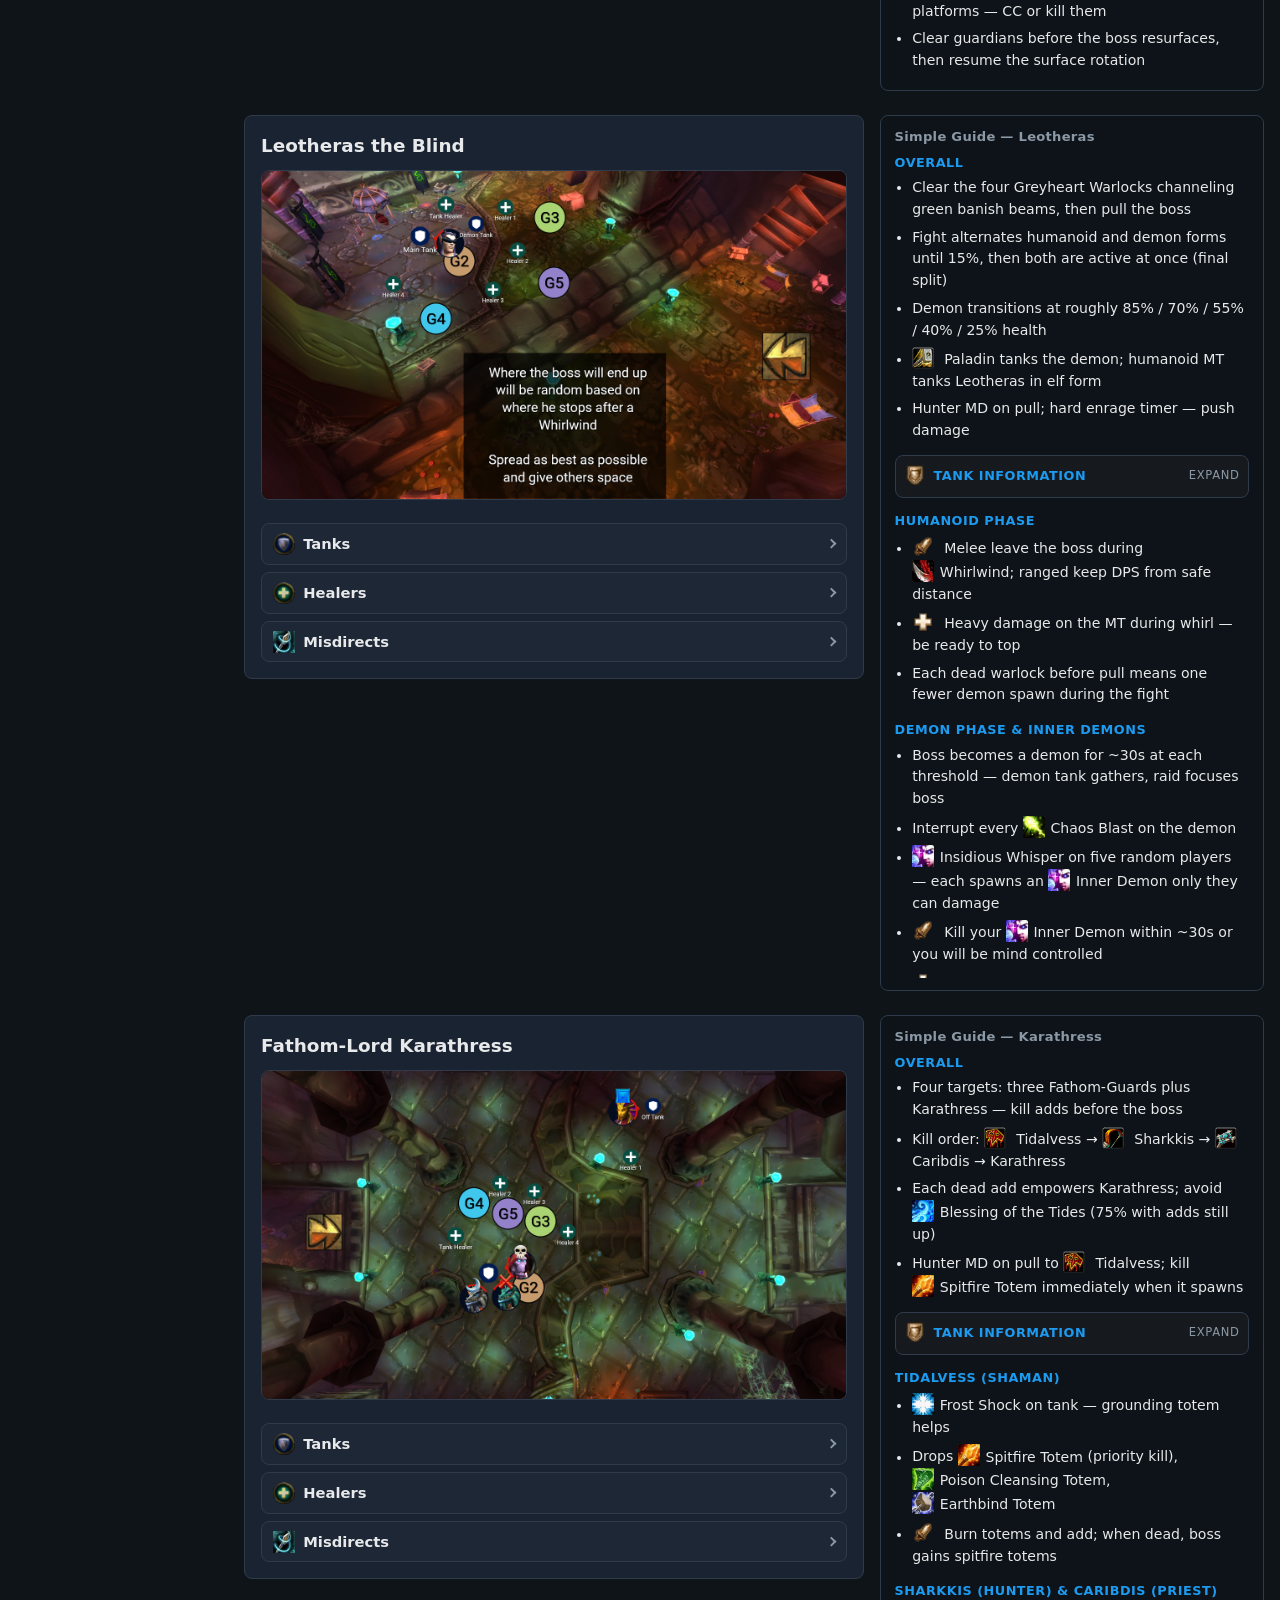
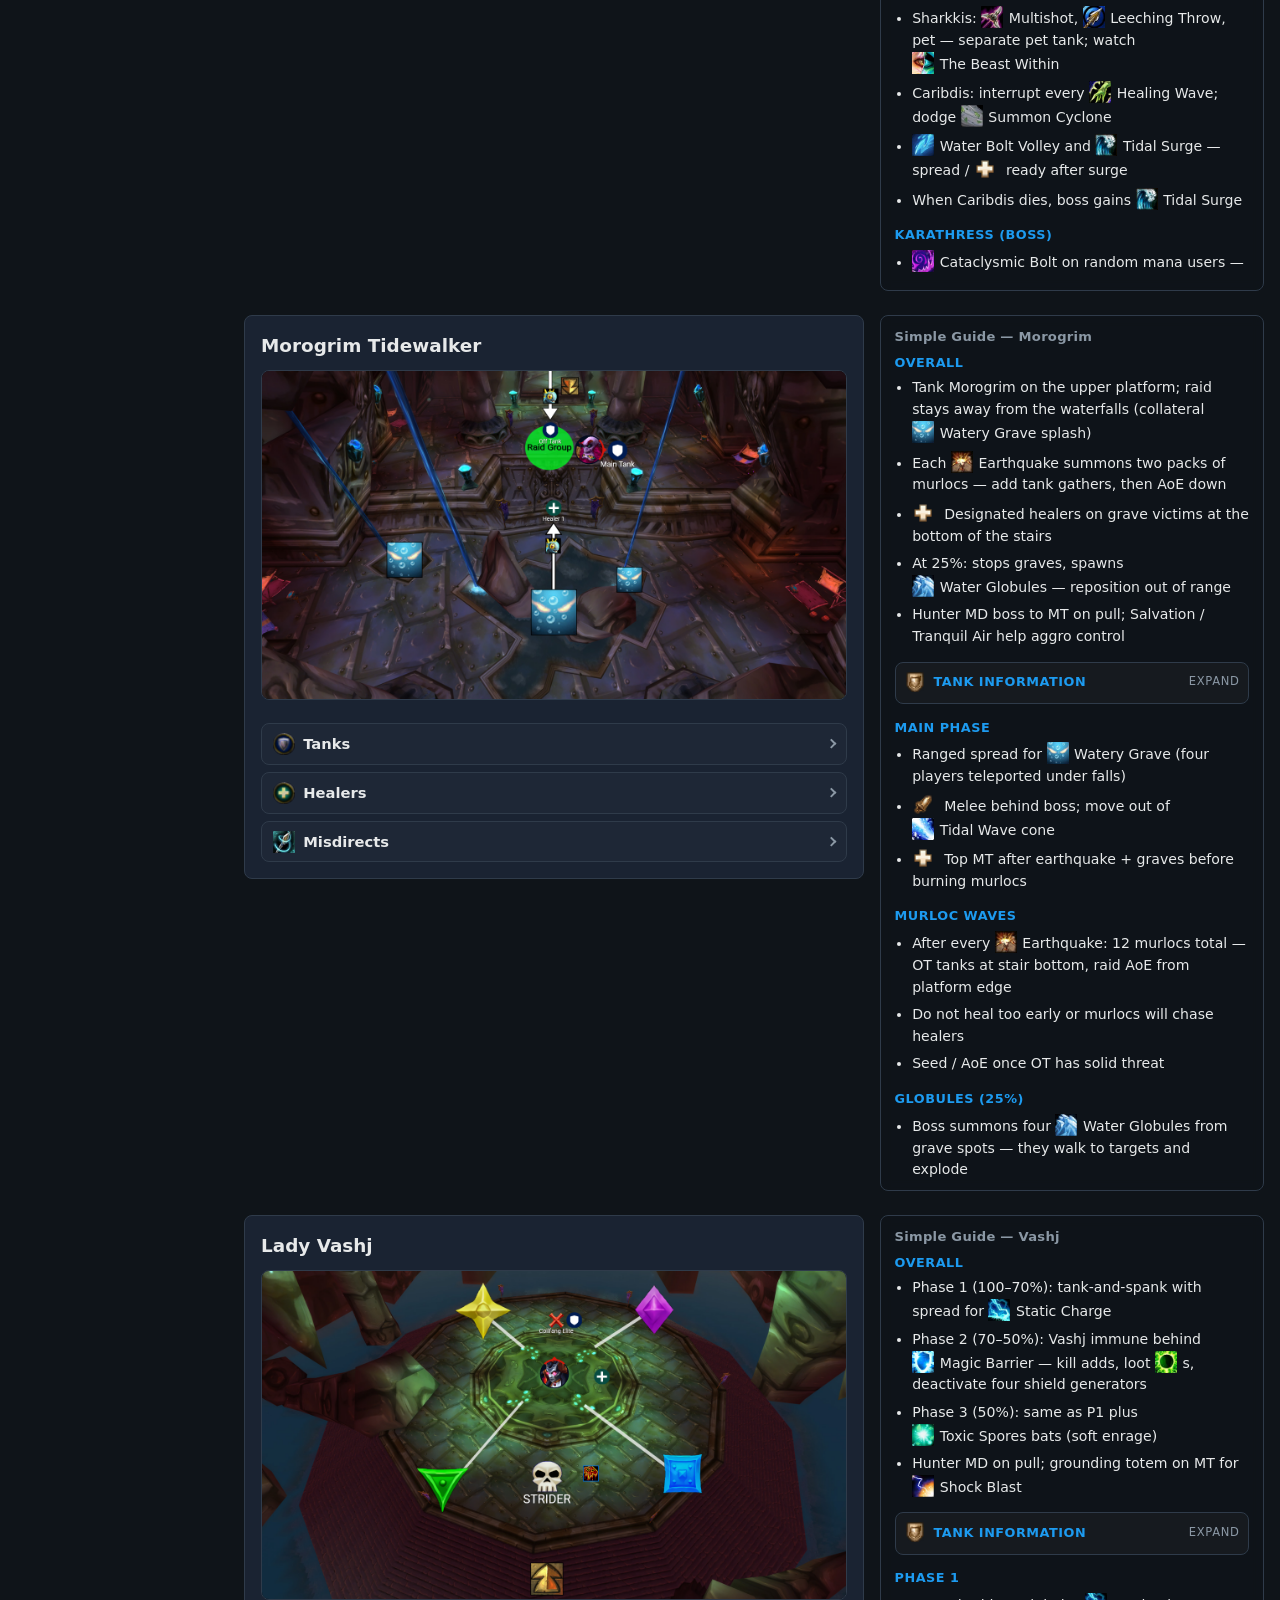
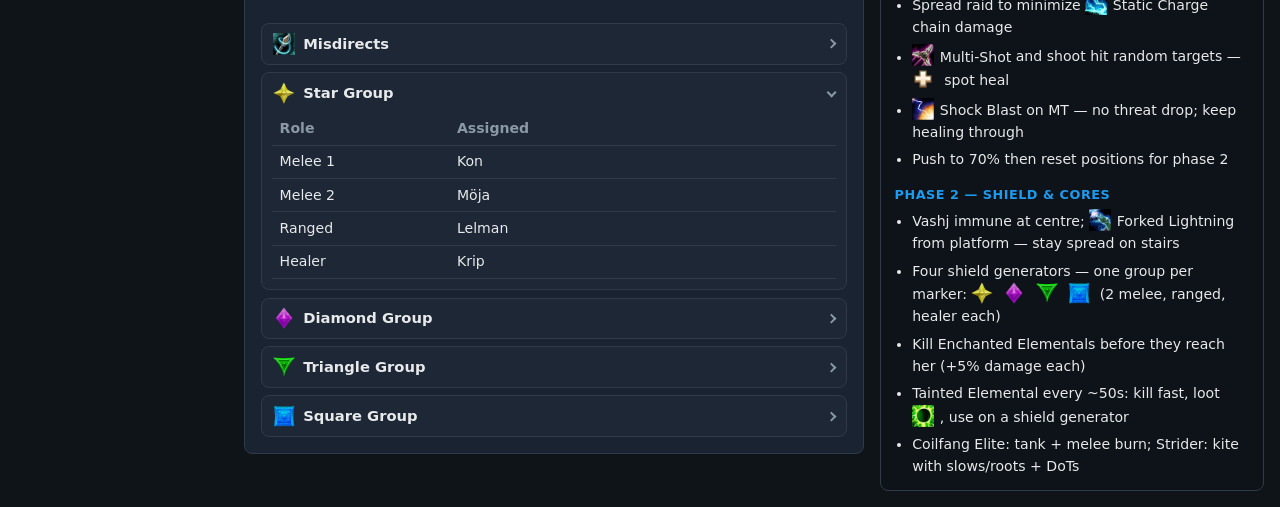
<file: docs/archive/2026-05-08/ssc/index.html>
<!DOCTYPE html>
<html lang="en">
<head>
  <meta charset="utf-8"/>
  <meta name="viewport" content="width=device-width, initial-scale=1"/>
  <title>Serpentshrine Cavern ? Traumatic</title>
  <link rel="stylesheet" href="../../../assets/style.css"/>
</head>
<body>
  <header>
    <h1>Serpentshrine Cavern <span class="badge">8 May 2026</span></h1>
    <p class="sub">Traumatic ? Gruul &gt; SSC &gt; TK</p>
    <nav>
      <a href="../index.html">Home</a>
      <a href="../ssc/">SSC</a>
      <a href="../tk/">TK</a>
    </nav>
    <div class="header-tools">
      <div class="find">
        <label for="find">Highlight name</label>
        <div class="find-inline">
          <input id="find" type="search" placeholder="Character name" autocomplete="off"/>
          <div class="alert-key-inline"><div class="alert-key" role="note" aria-label="Alert icon legend"><span class="alert-key-title">Alert icons</span><span class="alert-key-items"><span class="alert-key-item"><img class="alert-key-ico" src="../../../assets/wow-icons/Tank-Alert.webp" alt="" width="20" height="20" loading="lazy"/><span class="alert-key-label">Tank</span></span><span class="alert-key-item"><img class="alert-key-ico" src="../../../assets/wow-icons/Healer-Alert.webp" alt="" width="20" height="20" loading="lazy"/><span class="alert-key-label">Healer</span></span><span class="alert-key-item"><img class="alert-key-ico" src="../../../assets/wow-icons/DPS-Alert.webp" alt="" width="20" height="20" loading="lazy"/><span class="alert-key-label">DPS</span></span></span><span class="alert-key-desc">Point out key tactics that especially affect those roles.</span></div></div>
        </div>
      </div>
    </div>
  </header>
  <p class="sub">Roster: eldornia, Swirlie, Lelman, Knifì, Bullé-Bullenbear, Whitespook, Aveiroh, Fluwenyx, Katrena, Wheypowder, Kon, Hoidigoschn, GZA, Svampdoris, Kalle, Gankie, Tørion, Arca|Wes, Feriad, Lucidz, Zerefo, Meatballbean, Möja, Damyn, Anabolec, Krip</p>
  <div class="raid-shell">
    <nav class="toc" aria-label="Serpentshrine Cavern">
      <div class="toc-title">Serpentshrine Cavern</div>
      <ol><li><a href="#hydross">Hydross the Unstable</a></li><li><a href="#lurker">The Lurker Below</a></li><li><a href="#leotheras">Leotheras the Blind</a></li><li><a href="#fathom">Fathom-Lord Karathress</a></li><li><a href="#tidewalker">Morogrim Tidewalker</a></li><li><a href="#vashj">Lady Vashj</a></li></ol>
    </nav>
    <div class="boss-stack"><div class="boss-layout boss-anchor" id="hydross" tabindex="-1"><section class="boss boss-main" aria-labelledby="hydross-title"><h2 id="hydross-title">Hydross the Unstable</h2><div class="boss-img-wrap"><img class="boss-img" src="../../../assets/boss-images/ssc/hydross.png" alt="Hydross the Unstable map"/></div><div class="boss-assign"><details class="acc-item"><summary><span class="acc-ico"><img class="acc-role-img" src="../../../assets/wow-icons/Tank-Role.webp" alt="" width="22" height="22" loading="lazy"/></span><span class="acc-title">Tanks</span><span class="acc-chevron" aria-hidden="true"></span></summary><div class="acc-body"><table class="assign"><thead><tr><th>Role</th><th>Assigned</th></tr></thead><tbody><tr data-name="Bullé-Bullenbear"><td>Frost</td><td>Bullé-Bullenbear</td></tr><tr data-name="Tørion"><td>Nature</td><td>Tørion</td></tr></tbody></table></div></details><details class="acc-item"><summary><span class="acc-ico"><img class="acc-role-img" src="../../../assets/wow-icons/Healer-Role.webp" alt="" width="22" height="22" loading="lazy"/></span><span class="acc-title">Healers</span><span class="acc-chevron" aria-hidden="true"></span></summary><div class="acc-body"><table class="assign"><thead><tr><th>Role</th><th>Assigned</th></tr></thead><tbody><tr data-name="Katrena"><td>Tank Healer</td><td>Katrena</td></tr><tr data-name="eldornia"><td>Healer 1</td><td>eldornia</td></tr><tr data-name="Svampdoris"><td>Healer 2</td><td>Svampdoris</td></tr><tr data-name="Whitespook"><td>Healer 3</td><td>Whitespook</td></tr><tr data-name="Krip"><td>Healer 4</td><td>Krip</td></tr></tbody></table></div></details><details class="acc-item"><summary><span class="acc-ico"><img class="acc-role-img" src="../../../assets/wow-icons/hunter_misdirection.jpg" alt="" width="22" height="22" loading="lazy"/></span><span class="acc-title">Misdirects</span><span class="acc-chevron" aria-hidden="true"></span></summary><div class="acc-body"><table class="assign"><thead><tr><th>Role</th><th>Assigned</th></tr></thead><tbody><tr data-name="Anabolec"><td>Pull</td><td>Anabolec</td></tr><tr data-name="Anabolec"><td>Swap</td><td>Anabolec</td></tr></tbody></table></div></details></div></section><aside class="tactic-card tactic-rail" aria-label="Simple Guide — Hydross"><h3 class="tactic-h">Simple Guide — Hydross</h3><div class="tactic-body"><div class="tactic-section"><h4 class="tactic-sub">Overall</h4><ul class="tactic-list"><li>Always starting Frost Form</li><li>All raid spread out</li><li>Swaps form based on where the boss is</li><li>On Swap: Aggro Reset + 4 Adds spawn</li><li>Bloodlust when threat is good</li></ul></div><details class="tactic-section tactic-details"><summary class="tactic-details-sum"><span class="tactic-details-sum-main"><img class="tactic-details-ico" src="../../../assets/wow-icons/Tank-Alert.webp" alt="" width="22" height="22" loading="lazy"/><span class="tactic-sub">Tank Information</span></span><span class="tactic-details-hint" aria-hidden="true">Expand</span></summary><div class="tactic-details-body"><ul class="tactic-list"><li>This boss cannot crush — only need to be crit immune</li><li>Each form stacks a debuff on you (up to 5 times; escalating damage from that element): <br/><a class="tactic-wowhead" href="https://www.wowhead.com/tbc/spell=38217" target="_blank" rel="noopener noreferrer"><img class="tactic-inline-ico" src="../../../assets/wow-icons/Mark-of-Hydross.jpg" alt="" width="22" height="22" loading="lazy"/><span class="tactic-wowhead-lbl">Mark of Hydross</span></a><br/><a class="tactic-wowhead" href="https://www.wowhead.com/tbc/spell=38221" target="_blank" rel="noopener noreferrer"><img class="tactic-inline-ico" src="../../../assets/wow-icons/Mark-of-Corruption.jpg" alt="" width="22" height="22" loading="lazy"/><span class="tactic-wowhead-lbl">Mark of Corruption</span></a>.</li><li>Move the boss when damage is too high to force the swap</li></ul></div></details><div class="tactic-section"><h4 class="tactic-sub">Frost Form</h4><ul class="tactic-list"><li><img class="tactic-inline-ico" src="../../../assets/wow-icons/Healer-Alert.webp" alt="" width="22" height="22" loading="lazy"/><img class="tactic-inline-ico" src="../../../assets/wow-icons/DPS-Alert.webp" alt="" width="22" height="22" loading="lazy"/> Spread out for <a class="tactic-wowhead" href="https://www.wowhead.com/tbc/spell=38235" target="_blank" rel="noopener noreferrer"><img class="tactic-inline-ico" src="../../../assets/wow-icons/Water-Tomb.jpg" alt="" width="22" height="22" loading="lazy"/><span class="tactic-wowhead-lbl">Water Tomb</span></a></li><li>Melee spread around the boss as much as possible</li></ul></div><div class="tactic-section"><h4 class="tactic-sub">Nature Form</h4><ul class="tactic-list"><li>On swap: ease heals/DPS briefly; tanks pick up boss and adds (Misdirect helps)</li><li><img class="tactic-inline-ico" src="../../../assets/wow-icons/DPS-Alert.webp" alt="" width="22" height="22" loading="lazy"/> Kill adds, then back on the boss</li><li><img class="tactic-inline-ico" src="../../../assets/wow-icons/Healer-Alert.webp" alt="" width="22" height="22" loading="lazy"/> Spot heal those affected by <a class="tactic-wowhead" href="https://www.wowhead.com/tbc/spell=38246" target="_blank" rel="noopener noreferrer"><img class="tactic-inline-ico" src="../../../assets/wow-icons/Vile-Sludge.jpg" alt="" width="22" height="22" loading="lazy"/><span class="tactic-wowhead-lbl">Vile Sludge</span></a>.</li></ul></div></div></aside></div><div class="boss-layout boss-anchor" id="lurker" tabindex="-1"><section class="boss boss-main" aria-labelledby="lurker-title"><h2 id="lurker-title">The Lurker Below</h2><div class="boss-img-wrap"><img class="boss-img" src="../../../assets/boss-images/ssc/lurker.png" alt="The Lurker Below map"/></div><div class="boss-assign"><details class="acc-item"><summary><span class="acc-ico"><img class="acc-role-img" src="../../../assets/wow-icons/Tank-Role.webp" alt="" width="22" height="22" loading="lazy"/></span><span class="acc-title">Tanks</span><span class="acc-chevron" aria-hidden="true"></span></summary><div class="acc-body"><table class="assign"><thead><tr><th>Role</th><th>Assigned</th></tr></thead><tbody><tr data-name="Tørion"><td>Main tank — Lurker</td><td>Tørion</td></tr></tbody></table></div></details><details class="acc-item"><summary><span class="acc-ico"><img class="acc-role-img" src="../../../assets/wow-icons/Healer-Role.webp" alt="" width="22" height="22" loading="lazy"/></span><span class="acc-title">Healers</span><span class="acc-chevron" aria-hidden="true"></span></summary><div class="acc-body"><table class="assign"><thead><tr><th>Role</th><th>Assigned</th></tr></thead><tbody><tr data-name="eldornia"><td>Raid heal 1</td><td>eldornia</td></tr><tr data-name="Swirlie"><td>Raid heal 2</td><td>Swirlie</td></tr><tr data-name="Knifì"><td>Tank heal</td><td>Knifì</td></tr></tbody></table></div></details><details class="acc-item"><summary><span class="acc-ico"><img class="acc-role-img" src="../../../assets/wow-icons/hunter_misdirection.jpg" alt="" width="22" height="22" loading="lazy"/></span><span class="acc-title">Misdirects</span><span class="acc-chevron" aria-hidden="true"></span></summary><div class="acc-body"><table class="assign"><thead><tr><th>Role</th><th>Assigned</th></tr></thead><tbody><tr data-name="Anabolec"><td>Misdirect to MT (pull)</td><td>Anabolec</td></tr></tbody></table></div></details><details class="acc-item"><summary><span class="acc-ico acc-ico--empty" aria-hidden="true"></span><span class="acc-title">Other assignments</span><span class="acc-chevron" aria-hidden="true"></span></summary><div class="acc-body"><table class="assign"><thead><tr><th>Role</th><th>Assigned</th></tr></thead><tbody><tr data-name="Svampdoris"><td>Platform — Mage group</td><td>Svampdoris</td></tr><tr data-name="Whitespook"><td>Platform — Hunter group</td><td>Whitespook</td></tr><tr data-name="Krip"><td>Platform — Warlock group</td><td>Krip</td></tr></tbody></table></div></details></div></section><aside class="tactic-card tactic-rail" aria-label="Simple Guide — Lurker"><h3 class="tactic-h">Simple Guide — Lurker</h3><div class="tactic-body"><div class="tactic-section"><h4 class="tactic-sub">Overall</h4><ul class="tactic-list"><li>Fish the boss up on the platform to start the encounter</li><li>MT faces Lurker away from the raid; ranged/melee stack in front</li><li><img class="tactic-inline-ico" src="../../../assets/wow-icons/DPS-Alert.webp" alt="" width="22" height="22" loading="lazy"/><img class="tactic-inline-ico" src="../../../assets/wow-icons/Healer-Alert.webp" alt="" width="22" height="22" loading="lazy"/> Spread for Whirl; run behind the boss for <a class="tactic-wowhead" href="https://www.wowhead.com/tbc/spell=37433" target="_blank" rel="noopener noreferrer"><img class="tactic-inline-ico" src="../../../assets/wow-icons/Spout.jpg" alt="" width="22" height="22" loading="lazy"/><span class="tactic-wowhead-lbl">Spout</span></a></li><li>~2 minutes after pull the boss dives — dodge <a class="tactic-wowhead" href="https://www.wowhead.com/tbc/spell=37478" target="_blank" rel="noopener noreferrer"><img class="tactic-inline-ico" src="../../../assets/wow-icons/Geyser.jpg" alt="" width="22" height="22" loading="lazy"/><span class="tactic-wowhead-lbl">Geyser</span></a> and kill Coilfang Guardians from the outer platforms</li><li>Platform duty: <img class="tactic-inline-ico" src="../../../assets/wow-icons/mage.png" alt="" width="22" height="22" loading="lazy"/> one mage group | <img class="tactic-inline-ico" src="../../../assets/wow-icons/hunter.png" alt="" width="22" height="22" loading="lazy"/> one hunter group | <img class="tactic-inline-ico" src="../../../assets/wow-icons/warlock.png" alt="" width="22" height="22" loading="lazy"/> one warlock group</li><li>Hunter MD on pull</li></ul></div><details class="tactic-section tactic-details"><summary class="tactic-details-sum"><span class="tactic-details-sum-main"><img class="tactic-details-ico" src="../../../assets/wow-icons/Tank-Alert.webp" alt="" width="22" height="22" loading="lazy"/><span class="tactic-sub">Tank Information</span></span><span class="tactic-details-hint" aria-hidden="true">Expand</span></summary><div class="tactic-details-body"><ul class="tactic-list"><li>Keep the boss anchored; do not spin during <a class="tactic-wowhead" href="https://www.wowhead.com/tbc/spell=37433" target="_blank" rel="noopener noreferrer"><img class="tactic-inline-ico" src="../../../assets/wow-icons/Spout.jpg" alt="" width="22" height="22" loading="lazy"/><span class="tactic-wowhead-lbl">Spout</span></a></li><li>Soak <a class="tactic-wowhead" href="https://www.wowhead.com/tbc/spell=37138" target="_blank" rel="noopener noreferrer"><img class="tactic-inline-ico" src="../../../assets/wow-icons/Water%20Bolt.jpg" alt="" width="22" height="22" loading="lazy"/><span class="tactic-wowhead-lbl">Water Bolt</span></a>; move out when Whirl starts</li><li>Pick up any guardians that reach the main raid</li></ul></div></details><div class="tactic-section"><h4 class="tactic-sub">Surface phase</h4><ul class="tactic-list"><li>Stay in front of the boss between mechanics</li><li>On <a class="tactic-wowhead" href="https://www.wowhead.com/tbc/spell=37433" target="_blank" rel="noopener noreferrer"><img class="tactic-inline-ico" src="../../../assets/wow-icons/Spout.jpg" alt="" width="22" height="22" loading="lazy"/><span class="tactic-wowhead-lbl">Spout</span></a>: run through or around the boss so you end up behind it (avoid knockback into the water)</li><li>Melee: spread for Whirl, then stack back in</li><li><img class="tactic-inline-ico" src="../../../assets/wow-icons/Healer-Alert.webp" alt="" width="22" height="22" loading="lazy"/> Top off after whirl and spout windows</li></ul></div><div class="tactic-section"><h4 class="tactic-sub">Submerge &amp; platforms</h4><ul class="tactic-list"><li>Spread to avoid <a class="tactic-wowhead" href="https://www.wowhead.com/tbc/spell=37478" target="_blank" rel="noopener noreferrer"><img class="tactic-inline-ico" src="../../../assets/wow-icons/Geyser.jpg" alt="" width="22" height="22" loading="lazy"/><span class="tactic-wowhead-lbl">Geyser</span></a></li><li>Coilfang Guardians spawn on the outer platforms — CC or kill them</li><li>Clear guardians before the boss resurfaces, then resume the surface rotation</li></ul></div></div></aside></div><div class="boss-layout boss-anchor" id="leotheras" tabindex="-1"><section class="boss boss-main" aria-labelledby="leotheras-title"><h2 id="leotheras-title">Leotheras the Blind</h2><div class="boss-img-wrap"><img class="boss-img" src="../../../assets/boss-images/ssc/leotheras.png" alt="Leotheras the Blind map"/></div><div class="boss-assign"><details class="acc-item"><summary><span class="acc-ico"><img class="acc-role-img" src="../../../assets/wow-icons/Tank-Role.webp" alt="" width="22" height="22" loading="lazy"/></span><span class="acc-title">Tanks</span><span class="acc-chevron" aria-hidden="true"></span></summary><div class="acc-body"><table class="assign"><thead><tr><th>Role</th><th>Assigned</th></tr></thead><tbody><tr data-name="Bullé-Bullenbear"><td>Humanoid tank</td><td>Bullé-Bullenbear</td></tr><tr data-name="Tørion"><td>Demon tank — paladin</td><td>Tørion</td></tr></tbody></table></div></details><details class="acc-item"><summary><span class="acc-ico"><img class="acc-role-img" src="../../../assets/wow-icons/Healer-Role.webp" alt="" width="22" height="22" loading="lazy"/></span><span class="acc-title">Healers</span><span class="acc-chevron" aria-hidden="true"></span></summary><div class="acc-body"><table class="assign"><thead><tr><th>Role</th><th>Assigned</th></tr></thead><tbody><tr data-name="eldornia"><td>Raid heal 1</td><td>eldornia</td></tr><tr data-name="Swirlie"><td>Raid heal 2</td><td>Swirlie</td></tr><tr data-name="Knifì"><td>Tank heal — humanoid</td><td>Knifì</td></tr><tr data-name="Whitespook"><td>Tank heal — demon</td><td>Whitespook</td></tr></tbody></table></div></details><details class="acc-item"><summary><span class="acc-ico"><img class="acc-role-img" src="../../../assets/wow-icons/hunter_misdirection.jpg" alt="" width="22" height="22" loading="lazy"/></span><span class="acc-title">Misdirects</span><span class="acc-chevron" aria-hidden="true"></span></summary><div class="acc-body"><table class="assign"><thead><tr><th>Role</th><th>Assigned</th></tr></thead><tbody><tr data-name="Anabolec"><td>Misdirect</td><td>Anabolec</td></tr></tbody></table></div></details></div></section><aside class="tactic-card tactic-rail" aria-label="Simple Guide — Leotheras"><h3 class="tactic-h">Simple Guide — Leotheras</h3><div class="tactic-body"><div class="tactic-section"><h4 class="tactic-sub">Overall</h4><ul class="tactic-list"><li>Clear the four Greyheart Warlocks channeling green banish beams, then pull the boss</li><li>Fight alternates humanoid and demon forms until 15%, then both are active at once (final split)</li><li>Demon transitions at roughly 85% / 70% / 55% / 40% / 25% health</li><li><img class="tactic-inline-ico" src="../../../assets/wow-icons/paladin.png" alt="" width="22" height="22" loading="lazy"/> Paladin tanks the demon; humanoid MT tanks Leotheras in elf form</li><li>Hunter MD on pull; hard enrage timer — push damage</li></ul></div><details class="tactic-section tactic-details"><summary class="tactic-details-sum"><span class="tactic-details-sum-main"><img class="tactic-details-ico" src="../../../assets/wow-icons/Tank-Alert.webp" alt="" width="22" height="22" loading="lazy"/><span class="tactic-sub">Tank Information</span></span><span class="tactic-details-hint" aria-hidden="true">Expand</span></summary><div class="tactic-details-body"><ul class="tactic-list"><li>Humanoid MT: hold Leotheras during elf phase; move out when <a class="tactic-wowhead" href="https://www.wowhead.com/tbc/spell=37640" target="_blank" rel="noopener noreferrer"><img class="tactic-inline-ico" src="../../../assets/wow-icons/Whirlwind.jpg" alt="" width="22" height="22" loading="lazy"/><span class="tactic-wowhead-lbl">Whirlwind</span></a> starts (melee swap in)</li><li><img class="tactic-inline-ico" src="../../../assets/wow-icons/paladin.png" alt="" width="22" height="22" loading="lazy"/> Demon tank: pick up the demon form; keep <a class="tactic-wowhead" href="https://www.wowhead.com/tbc/spell=37674" target="_blank" rel="noopener noreferrer"><img class="tactic-inline-ico" src="../../../assets/wow-icons/Chaos-Blast.jpg" alt="" width="22" height="22" loading="lazy"/><span class="tactic-wowhead-lbl">Chaos Blast</span></a> interrupted (rogue kick / shaman earth shock)</li><li>Demon MT: righteous fury + consecrate threat; stay in range of your healer</li><li>Threat resets when the boss swaps forms; coordinate taunts</li></ul></div></details><div class="tactic-section"><h4 class="tactic-sub">Humanoid phase</h4><ul class="tactic-list"><li><img class="tactic-inline-ico" src="../../../assets/wow-icons/DPS-Alert.webp" alt="" width="22" height="22" loading="lazy"/> Melee leave the boss during <a class="tactic-wowhead" href="https://www.wowhead.com/tbc/spell=37640" target="_blank" rel="noopener noreferrer"><img class="tactic-inline-ico" src="../../../assets/wow-icons/Whirlwind.jpg" alt="" width="22" height="22" loading="lazy"/><span class="tactic-wowhead-lbl">Whirlwind</span></a>; ranged keep DPS from safe distance</li><li><img class="tactic-inline-ico" src="../../../assets/wow-icons/Healer-Alert.webp" alt="" width="22" height="22" loading="lazy"/> Heavy damage on the MT during whirl — be ready to top</li><li>Each dead warlock before pull means one fewer demon spawn during the fight</li></ul></div><div class="tactic-section"><h4 class="tactic-sub">Demon phase &amp; inner demons</h4><ul class="tactic-list"><li>Boss becomes a demon for ~30s at each threshold — demon tank gathers, raid focuses boss</li><li>Interrupt every <a class="tactic-wowhead" href="https://www.wowhead.com/tbc/spell=37674" target="_blank" rel="noopener noreferrer"><img class="tactic-inline-ico" src="../../../assets/wow-icons/Chaos-Blast.jpg" alt="" width="22" height="22" loading="lazy"/><span class="tactic-wowhead-lbl">Chaos Blast</span></a> on the demon</li><li><a class="tactic-wowhead" href="https://www.wowhead.com/tbc/spell=37676" target="_blank" rel="noopener noreferrer"><img class="tactic-inline-ico" src="../../../assets/wow-icons/Insidious-Whispers.jpg" alt="" width="22" height="22" loading="lazy"/><span class="tactic-wowhead-lbl">Insidious Whisper</span></a> on five random players — each spawns an <a class="tactic-wowhead" href="https://www.wowhead.com/tbc/spell=37701" target="_blank" rel="noopener noreferrer"><img class="tactic-inline-ico" src="../../../assets/wow-icons/Insidious-Whispers.jpg" alt="" width="22" height="22" loading="lazy"/><span class="tactic-wowhead-lbl">Inner Demon</span></a> only they can damage</li><li><img class="tactic-inline-ico" src="../../../assets/wow-icons/DPS-Alert.webp" alt="" width="22" height="22" loading="lazy"/> Kill your <a class="tactic-wowhead" href="https://www.wowhead.com/tbc/spell=37701" target="_blank" rel="noopener noreferrer"><img class="tactic-inline-ico" src="../../../assets/wow-icons/Insidious-Whispers.jpg" alt="" width="22" height="22" loading="lazy"/><span class="tactic-wowhead-lbl">Inner Demon</span></a> within ~30s or you will be mind controlled</li><li><img class="tactic-inline-ico" src="../../../assets/wow-icons/Healer-Alert.webp" alt="" width="22" height="22" loading="lazy"/> Spot-heal players burning down their demon</li></ul></div><div class="tactic-section"><h4 class="tactic-sub">Final split (15%)</h4><ul class="tactic-list"><li>Humanoid and demon are both active — do not let either leak</li><li>Same rules: whirl on humanoid, interrupt chaos blast on demon, kill inner demons immediately</li><li>Bloodlust / burn once adds and demons are controlled</li></ul></div></div></aside></div><div class="boss-layout boss-anchor" id="fathom" tabindex="-1"><section class="boss boss-main" aria-labelledby="fathom-title"><h2 id="fathom-title">Fathom-Lord Karathress</h2><div class="boss-img-wrap"><img class="boss-img" src="../../../assets/boss-images/ssc/fathom.png" alt="Fathom-Lord Karathress map"/></div><div class="boss-assign"><details class="acc-item"><summary><span class="acc-ico"><img class="acc-role-img" src="../../../assets/wow-icons/Tank-Role.webp" alt="" width="22" height="22" loading="lazy"/></span><span class="acc-title">Tanks</span><span class="acc-chevron" aria-hidden="true"></span></summary><div class="acc-body"><table class="assign"><thead><tr><th>Role</th><th>Assigned</th></tr></thead><tbody><tr data-name="Bullé-Bullenbear"><td>Tank — Karathress</td><td>Bullé-Bullenbear</td></tr><tr data-name="Fluwenyx"><td>Tank — Sharkiss</td><td>Fluwenyx</td></tr><tr data-name="Kon"><td>Tank — Tidalvess / Caribdis</td><td>Kon</td></tr></tbody></table></div></details><details class="acc-item"><summary><span class="acc-ico"><img class="acc-role-img" src="../../../assets/wow-icons/Healer-Role.webp" alt="" width="22" height="22" loading="lazy"/></span><span class="acc-title">Healers</span><span class="acc-chevron" aria-hidden="true"></span></summary><div class="acc-body"><table class="assign"><thead><tr><th>Role</th><th>Assigned</th></tr></thead><tbody><tr data-name="eldornia"><td>Raid heal 1</td><td>eldornia</td></tr><tr data-name="Swirlie"><td>Raid heal 2</td><td>Swirlie</td></tr><tr data-name="Knifì"><td>Tank heal team</td><td>Knifì</td></tr></tbody></table></div></details><details class="acc-item"><summary><span class="acc-ico"><img class="acc-role-img" src="../../../assets/wow-icons/hunter_misdirection.jpg" alt="" width="22" height="22" loading="lazy"/></span><span class="acc-title">Misdirects</span><span class="acc-chevron" aria-hidden="true"></span></summary><div class="acc-body"><table class="assign"><thead><tr><th>Role</th><th>Assigned</th></tr></thead><tbody><tr data-name="Anabolec"><td>Misdirect (opening)</td><td>Anabolec</td></tr></tbody></table></div></details></div></section><aside class="tactic-card tactic-rail" aria-label="Simple Guide — Karathress"><h3 class="tactic-h">Simple Guide — Karathress</h3><div class="tactic-body"><div class="tactic-section"><h4 class="tactic-sub">Overall</h4><ul class="tactic-list"><li>Four targets: three Fathom-Guards plus Karathress — kill adds before the boss</li><li>Kill order: <img class="tactic-inline-ico" src="../../../assets/wow-icons/shaman.png" alt="" width="22" height="22" loading="lazy"/> Tidalvess → <img class="tactic-inline-ico" src="../../../assets/wow-icons/hunter.png" alt="" width="22" height="22" loading="lazy"/> Sharkkis → <img class="tactic-inline-ico" src="../../../assets/wow-icons/priest.png" alt="" width="22" height="22" loading="lazy"/> Caribdis → Karathress</li><li>Each dead add empowers Karathress; avoid <a class="tactic-wowhead" href="https://www.wowhead.com/tbc/spell=38449" target="_blank" rel="noopener noreferrer"><img class="tactic-inline-ico" src="../../../assets/wow-icons/Blessing-of-the-Tides.jpg" alt="" width="22" height="22" loading="lazy"/><span class="tactic-wowhead-lbl">Blessing of the Tides</span></a> (75% with adds still up)</li><li>Hunter MD on pull to <img class="tactic-inline-ico" src="../../../assets/wow-icons/shaman.png" alt="" width="22" height="22" loading="lazy"/> Tidalvess; kill <a class="tactic-wowhead" href="https://www.wowhead.com/tbc/spell=38236" target="_blank" rel="noopener noreferrer"><img class="tactic-inline-ico" src="../../../assets/wow-icons/Spitfire-Totem.jpg" alt="" width="22" height="22" loading="lazy"/><span class="tactic-wowhead-lbl">Spitfire Totem</span></a> immediately when it spawns</li></ul></div><details class="tactic-section tactic-details"><summary class="tactic-details-sum"><span class="tactic-details-sum-main"><img class="tactic-details-ico" src="../../../assets/wow-icons/Tank-Alert.webp" alt="" width="22" height="22" loading="lazy"/><span class="tactic-sub">Tank Information</span></span><span class="tactic-details-hint" aria-hidden="true">Expand</span></summary><div class="tactic-details-body"><ul class="tactic-list"><li>MT holds Karathress after adds; heavy <a class="tactic-wowhead" href="https://www.wowhead.com/tbc/spell=38441" target="_blank" rel="noopener noreferrer"><img class="tactic-inline-ico" src="../../../assets/wow-icons/Cataclysmic-Bolt.jpg" alt="" width="22" height="22" loading="lazy"/><span class="tactic-wowhead-lbl">Cataclysmic Bolt</span></a> on mana users — paladin MTs are risky</li><li>Spread boss / shaman / priest ~45 yards where possible (volley and bolt range)</li><li>Off-tanks: Sharkkis + pet, Tidalvess first, Caribdis in a corner group</li><li><img class="tactic-inline-ico" src="../../../assets/wow-icons/Tank-Alert.webp" alt="" width="22" height="22" loading="lazy"/> Run out of melee for <a class="tactic-wowhead" href="https://www.wowhead.com/tbc/spell=38445" target="_blank" rel="noopener noreferrer"><img class="tactic-inline-ico" src="../../../assets/wow-icons/Sear-Nova.jpg" alt="" width="22" height="22" loading="lazy"/><span class="tactic-wowhead-lbl">Sear Nova</span></a></li></ul></div></details><div class="tactic-section"><h4 class="tactic-sub">Tidalvess (Shaman)</h4><ul class="tactic-list"><li><a class="tactic-wowhead" href="https://www.wowhead.com/tbc/spell=38234" target="_blank" rel="noopener noreferrer"><img class="tactic-inline-ico" src="../../../assets/wow-icons/Frost-Shock.jpg" alt="" width="22" height="22" loading="lazy"/><span class="tactic-wowhead-lbl">Frost Shock</span></a> on tank — grounding totem helps</li><li>Drops <a class="tactic-wowhead" href="https://www.wowhead.com/tbc/spell=38236" target="_blank" rel="noopener noreferrer"><img class="tactic-inline-ico" src="../../../assets/wow-icons/Spitfire-Totem.jpg" alt="" width="22" height="22" loading="lazy"/><span class="tactic-wowhead-lbl">Spitfire Totem</span></a> (priority kill), <a class="tactic-wowhead" href="https://www.wowhead.com/tbc/spell=38306" target="_blank" rel="noopener noreferrer"><img class="tactic-inline-ico" src="../../../assets/wow-icons/Poison-Cleansing-Totem.jpg" alt="" width="22" height="22" loading="lazy"/><span class="tactic-wowhead-lbl">Poison Cleansing Totem</span></a>, <a class="tactic-wowhead" href="https://www.wowhead.com/tbc/spell=38304" target="_blank" rel="noopener noreferrer"><img class="tactic-inline-ico" src="../../../assets/wow-icons/Earthbind-Totem.jpg" alt="" width="22" height="22" loading="lazy"/><span class="tactic-wowhead-lbl">Earthbind Totem</span></a></li><li><img class="tactic-inline-ico" src="../../../assets/wow-icons/DPS-Alert.webp" alt="" width="22" height="22" loading="lazy"/> Burn totems and add; when dead, boss gains spitfire totems</li></ul></div><div class="tactic-section"><h4 class="tactic-sub">Sharkkis (Hunter) &amp; Caribdis (Priest)</h4><ul class="tactic-list"><li>Sharkkis: <a class="tactic-wowhead" href="https://www.wowhead.com/tbc/spell=38366" target="_blank" rel="noopener noreferrer"><img class="tactic-inline-ico" src="../../../assets/wow-icons/Multishot.jpg" alt="" width="22" height="22" loading="lazy"/><span class="tactic-wowhead-lbl">Multishot</span></a>, <a class="tactic-wowhead" href="https://www.wowhead.com/tbc/spell=29436" target="_blank" rel="noopener noreferrer"><img class="tactic-inline-ico" src="../../../assets/wow-icons/Leeching-Throw.jpg" alt="" width="22" height="22" loading="lazy"/><span class="tactic-wowhead-lbl">Leeching Throw</span></a>, pet — separate pet tank; watch <a class="tactic-wowhead" href="https://www.wowhead.com/tbc/spell=38373" target="_blank" rel="noopener noreferrer"><img class="tactic-inline-ico" src="../../../assets/wow-icons/The-Beast-Within.jpg" alt="" width="22" height="22" loading="lazy"/><span class="tactic-wowhead-lbl">The Beast Within</span></a></li><li>Caribdis: interrupt every <a class="tactic-wowhead" href="https://www.wowhead.com/tbc/spell=38330" target="_blank" rel="noopener noreferrer"><img class="tactic-inline-ico" src="../../../assets/wow-icons/Healing-Wave.jpg" alt="" width="22" height="22" loading="lazy"/><span class="tactic-wowhead-lbl">Healing Wave</span></a>; dodge <a class="tactic-wowhead" href="https://www.wowhead.com/tbc/spell=38337" target="_blank" rel="noopener noreferrer"><img class="tactic-inline-ico" src="../../../assets/wow-icons/Summon-Cyclone.jpg" alt="" width="22" height="22" loading="lazy"/><span class="tactic-wowhead-lbl">Summon Cyclone</span></a></li><li><a class="tactic-wowhead" href="https://www.wowhead.com/tbc/spell=38335" target="_blank" rel="noopener noreferrer"><img class="tactic-inline-ico" src="../../../assets/wow-icons/Water-Bolt-Volley.jpg" alt="" width="22" height="22" loading="lazy"/><span class="tactic-wowhead-lbl">Water Bolt Volley</span></a> and <a class="tactic-wowhead" href="https://www.wowhead.com/tbc/spell=38358" target="_blank" rel="noopener noreferrer"><img class="tactic-inline-ico" src="../../../assets/wow-icons/Tidal-Surge.jpg" alt="" width="22" height="22" loading="lazy"/><span class="tactic-wowhead-lbl">Tidal Surge</span></a> — spread / <img class="tactic-inline-ico" src="../../../assets/wow-icons/Healer-Alert.webp" alt="" width="22" height="22" loading="lazy"/> ready after surge</li><li>When Caribdis dies, boss gains <a class="tactic-wowhead" href="https://www.wowhead.com/tbc/spell=38358" target="_blank" rel="noopener noreferrer"><img class="tactic-inline-ico" src="../../../assets/wow-icons/Tidal-Surge.jpg" alt="" width="22" height="22" loading="lazy"/><span class="tactic-wowhead-lbl">Tidal Surge</span></a></li></ul></div><div class="tactic-section"><h4 class="tactic-sub">Karathress (boss)</h4><ul class="tactic-list"><li><a class="tactic-wowhead" href="https://www.wowhead.com/tbc/spell=38441" target="_blank" rel="noopener noreferrer"><img class="tactic-inline-ico" src="../../../assets/wow-icons/Cataclysmic-Bolt.jpg" alt="" width="22" height="22" loading="lazy"/><span class="tactic-wowhead-lbl">Cataclysmic Bolt</span></a> on random mana users — huge hit, stay topped</li><li><a class="tactic-wowhead" href="https://www.wowhead.com/tbc/spell=38445" target="_blank" rel="noopener noreferrer"><img class="tactic-inline-ico" src="../../../assets/wow-icons/Sear-Nova.jpg" alt="" width="22" height="22" loading="lazy"/><span class="tactic-wowhead-lbl">Sear Nova</span></a> melee-range fire — tanks and melee move out</li><li>After Sharkkis dies, boss has <a class="tactic-wowhead" href="https://www.wowhead.com/tbc/spell=38373" target="_blank" rel="noopener noreferrer"><img class="tactic-inline-ico" src="../../../assets/wow-icons/The-Beast-Within.jpg" alt="" width="22" height="22" loading="lazy"/><span class="tactic-wowhead-lbl">The Beast Within</span></a> (hard-hitting melee)</li><li>Burn boss once all adds are dead; ignore late spitfire totems if healing through</li></ul></div></div></aside></div><div class="boss-layout boss-anchor" id="tidewalker" tabindex="-1"><section class="boss boss-main" aria-labelledby="tidewalker-title"><h2 id="tidewalker-title">Morogrim Tidewalker</h2><div class="boss-img-wrap"><img class="boss-img" src="../../../assets/boss-images/ssc/tidewalker.png" alt="Morogrim Tidewalker map"/></div><div class="boss-assign"><details class="acc-item"><summary><span class="acc-ico"><img class="acc-role-img" src="../../../assets/wow-icons/Tank-Role.webp" alt="" width="22" height="22" loading="lazy"/></span><span class="acc-title">Tanks</span><span class="acc-chevron" aria-hidden="true"></span></summary><div class="acc-body"><table class="assign"><thead><tr><th>Role</th><th>Assigned</th></tr></thead><tbody><tr data-name="Bullé-Bullenbear"><td>Main tank — boss</td><td>Bullé-Bullenbear</td></tr><tr data-name="Kon"><td>Murloc / add tank</td><td>Kon</td></tr></tbody></table></div></details><details class="acc-item"><summary><span class="acc-ico"><img class="acc-role-img" src="../../../assets/wow-icons/Healer-Role.webp" alt="" width="22" height="22" loading="lazy"/></span><span class="acc-title">Healers</span><span class="acc-chevron" aria-hidden="true"></span></summary><div class="acc-body"><table class="assign"><thead><tr><th>Role</th><th>Assigned</th></tr></thead><tbody><tr data-name="eldornia"><td>Raid heal 1</td><td>eldornia</td></tr><tr data-name="Swirlie"><td>Raid heal 2</td><td>Swirlie</td></tr><tr data-name="Knifì"><td>Tank heal — MT</td><td>Knifì</td></tr><tr data-name="Whitespook"><td>Tank heal — OT</td><td>Whitespook</td></tr></tbody></table></div></details><details class="acc-item"><summary><span class="acc-ico"><img class="acc-role-img" src="../../../assets/wow-icons/hunter_misdirection.jpg" alt="" width="22" height="22" loading="lazy"/></span><span class="acc-title">Misdirects</span><span class="acc-chevron" aria-hidden="true"></span></summary><div class="acc-body"><table class="assign"><thead><tr><th>Role</th><th>Assigned</th></tr></thead><tbody><tr data-name="Anabolec"><td>Misdirect to MT</td><td>Anabolec</td></tr></tbody></table></div></details></div></section><aside class="tactic-card tactic-rail" aria-label="Simple Guide — Morogrim"><h3 class="tactic-h">Simple Guide — Morogrim</h3><div class="tactic-body"><div class="tactic-section"><h4 class="tactic-sub">Overall</h4><ul class="tactic-list"><li>Tank Morogrim on the upper platform; raid stays away from the waterfalls (collateral <a class="tactic-wowhead" href="https://www.wowhead.com/tbc/spell=38049" target="_blank" rel="noopener noreferrer"><img class="tactic-inline-ico" src="../../../assets/wow-icons/Watery-Grave.jpg" alt="" width="22" height="22" loading="lazy"/><span class="tactic-wowhead-lbl">Watery Grave</span></a> splash)</li><li>Each <a class="tactic-wowhead" href="https://www.wowhead.com/tbc/spell=37764" target="_blank" rel="noopener noreferrer"><img class="tactic-inline-ico" src="../../../assets/wow-icons/Earthquake.jpg" alt="" width="22" height="22" loading="lazy"/><span class="tactic-wowhead-lbl">Earthquake</span></a> summons two packs of murlocs — add tank gathers, then AoE down</li><li><img class="tactic-inline-ico" src="../../../assets/wow-icons/Healer-Alert.webp" alt="" width="22" height="22" loading="lazy"/> Designated healers on grave victims at the bottom of the stairs</li><li>At 25%: stops graves, spawns <a class="tactic-wowhead" href="https://www.wowhead.com/tbc/spell=37871" target="_blank" rel="noopener noreferrer"><img class="tactic-inline-ico" src="../../../assets/wow-icons/Water-Globule.jpg" alt="" width="22" height="22" loading="lazy"/><span class="tactic-wowhead-lbl">Water Globule</span></a>s — reposition out of range</li><li>Hunter MD boss to MT on pull; Salvation / Tranquil Air help aggro control</li></ul></div><details class="tactic-section tactic-details"><summary class="tactic-details-sum"><span class="tactic-details-sum-main"><img class="tactic-details-ico" src="../../../assets/wow-icons/Tank-Alert.webp" alt="" width="22" height="22" loading="lazy"/><span class="tactic-sub">Tank Information</span></span><span class="tactic-details-hint" aria-hidden="true">Expand</span></summary><div class="tactic-details-body"><ul class="tactic-list"><li>MT: face boss away from raid; heavy burst — expect <a class="tactic-wowhead" href="https://www.wowhead.com/tbc/spell=37730" target="_blank" rel="noopener noreferrer"><img class="tactic-inline-ico" src="../../../assets/wow-icons/Tidal-Wave.jpg" alt="" width="22" height="22" loading="lazy"/><span class="tactic-wowhead-lbl">Tidal Wave</span></a> frontal frost slow</li><li><img class="tactic-inline-ico" src="../../../assets/wow-icons/paladin.png" alt="" width="22" height="22" loading="lazy"/> OT: pick up both murloc packs after earthquake; let tanks establish aggro before raid AoE</li><li>Jump <a class="tactic-wowhead" href="https://www.wowhead.com/tbc/spell=37764" target="_blank" rel="noopener noreferrer"><img class="tactic-inline-ico" src="../../../assets/wow-icons/Earthquake.jpg" alt="" width="22" height="22" loading="lazy"/><span class="tactic-wowhead-lbl">Earthquake</span></a> to reduce damage; do not heal murlocs until OT has control</li></ul></div></details><div class="tactic-section"><h4 class="tactic-sub">Main phase</h4><ul class="tactic-list"><li>Ranged spread for <a class="tactic-wowhead" href="https://www.wowhead.com/tbc/spell=38049" target="_blank" rel="noopener noreferrer"><img class="tactic-inline-ico" src="../../../assets/wow-icons/Watery-Grave.jpg" alt="" width="22" height="22" loading="lazy"/><span class="tactic-wowhead-lbl">Watery Grave</span></a> (four players teleported under falls)</li><li><img class="tactic-inline-ico" src="../../../assets/wow-icons/DPS-Alert.webp" alt="" width="22" height="22" loading="lazy"/> Melee behind boss; move out of <a class="tactic-wowhead" href="https://www.wowhead.com/tbc/spell=37730" target="_blank" rel="noopener noreferrer"><img class="tactic-inline-ico" src="../../../assets/wow-icons/Tidal-Wave.jpg" alt="" width="22" height="22" loading="lazy"/><span class="tactic-wowhead-lbl">Tidal Wave</span></a> cone</li><li><img class="tactic-inline-ico" src="../../../assets/wow-icons/Healer-Alert.webp" alt="" width="22" height="22" loading="lazy"/> Top MT after earthquake + graves before burning murlocs</li></ul></div><div class="tactic-section"><h4 class="tactic-sub">Murloc waves</h4><ul class="tactic-list"><li>After every <a class="tactic-wowhead" href="https://www.wowhead.com/tbc/spell=37764" target="_blank" rel="noopener noreferrer"><img class="tactic-inline-ico" src="../../../assets/wow-icons/Earthquake.jpg" alt="" width="22" height="22" loading="lazy"/><span class="tactic-wowhead-lbl">Earthquake</span></a>: 12 murlocs total — OT tanks at stair bottom, raid AoE from platform edge</li><li>Do not heal too early or murlocs will chase healers</li><li>Seed / AoE once OT has solid threat</li></ul></div><div class="tactic-section"><h4 class="tactic-sub">Globules (25%)</h4><ul class="tactic-list"><li>Boss summons four <a class="tactic-wowhead" href="https://www.wowhead.com/tbc/spell=37871" target="_blank" rel="noopener noreferrer"><img class="tactic-inline-ico" src="../../../assets/wow-icons/Water-Globule.jpg" alt="" width="22" height="22" loading="lazy"/><span class="tactic-wowhead-lbl">Water Globule</span></a>s from grave spots — they walk to targets and explode</li><li>Raid moves into the doorway toward the next room to avoid contact</li><li>Resume DPS on boss; watch for <a class="tactic-wowhead" href="https://www.wowhead.com/tbc/spell=37730" target="_blank" rel="noopener noreferrer"><img class="tactic-inline-ico" src="../../../assets/wow-icons/Tidal-Wave.jpg" alt="" width="22" height="22" loading="lazy"/><span class="tactic-wowhead-lbl">Tidal Wave</span></a> while kiting globules</li></ul></div></div></aside></div><div class="boss-layout boss-anchor" id="vashj" tabindex="-1"><section class="boss boss-main" aria-labelledby="vashj-title"><h2 id="vashj-title">Lady Vashj</h2><div class="boss-img-wrap"><img class="boss-img" src="../../../assets/boss-images/ssc/vashj.png" alt="Lady Vashj map"/></div><div class="boss-assign"><details class="acc-item"><summary><span class="acc-ico"><img class="acc-role-img" src="../../../assets/wow-icons/hunter_misdirection.jpg" alt="" width="22" height="22" loading="lazy"/></span><span class="acc-title">Misdirects</span><span class="acc-chevron" aria-hidden="true"></span></summary><div class="acc-body"><table class="assign"><thead><tr><th>Role</th><th>Assigned</th></tr></thead><tbody><tr data-name="?"><td>Misdirect — pull / P3</td><td>?</td></tr></tbody></table></div></details><details class="acc-item marker-group-acc" open><summary><span class="acc-ico acc-ico--marker"><img class="tactic-inline-ico" src="../../../assets/wow-icons/Star.png" alt="" width="22" height="22" loading="lazy"/></span><span class="acc-title">Star Group</span><span class="acc-chevron" aria-hidden="true"></span></summary><div class="acc-body"><table class="assign"><thead><tr><th>Role</th><th>Assigned</th></tr></thead><tbody><tr data-name="Kon"><td>Melee 1</td><td>Kon</td></tr><tr data-name="Möja"><td>Melee 2</td><td>Möja</td></tr><tr data-name="Lelman"><td>Ranged</td><td>Lelman</td></tr><tr data-name="Krip"><td>Healer</td><td>Krip</td></tr></tbody></table></div></details><details class="acc-item marker-group-acc"><summary><span class="acc-ico acc-ico--marker"><img class="tactic-inline-ico" src="../../../assets/wow-icons/Diamond.png" alt="" width="22" height="22" loading="lazy"/></span><span class="acc-title">Diamond Group</span><span class="acc-chevron" aria-hidden="true"></span></summary><div class="acc-body"><table class="assign"><thead><tr><th>Role</th><th>Assigned</th></tr></thead><tbody><tr data-name="eldornia"><td>Melee 1</td><td>eldornia</td></tr><tr data-name="Meatballbean"><td>Melee 2</td><td>Meatballbean</td></tr><tr data-name="?"><td>Ranged</td><td>?</td></tr><tr data-name="Svampdoris"><td>Healer</td><td>Svampdoris</td></tr></tbody></table></div></details><details class="acc-item marker-group-acc"><summary><span class="acc-ico acc-ico--marker"><img class="tactic-inline-ico" src="../../../assets/wow-icons/Triangle.png" alt="" width="22" height="22" loading="lazy"/></span><span class="acc-title">Triangle Group</span><span class="acc-chevron" aria-hidden="true"></span></summary><div class="acc-body"><table class="assign"><thead><tr><th>Role</th><th>Assigned</th></tr></thead><tbody><tr data-name="Damyn"><td>Melee 1</td><td>Damyn</td></tr><tr data-name="GZA"><td>Melee 2</td><td>GZA</td></tr><tr data-name="Anabolec"><td>Ranged</td><td>Anabolec</td></tr><tr data-name="Whitespook"><td>Healer</td><td>Whitespook</td></tr></tbody></table></div></details><details class="acc-item marker-group-acc"><summary><span class="acc-ico acc-ico--marker"><img class="tactic-inline-ico" src="../../../assets/wow-icons/Square.png" alt="" width="22" height="22" loading="lazy"/></span><span class="acc-title">Square Group</span><span class="acc-chevron" aria-hidden="true"></span></summary><div class="acc-body"><table class="assign"><thead><tr><th>Role</th><th>Assigned</th></tr></thead><tbody><tr data-name="Gankie"><td>Melee 1</td><td>Gankie</td></tr><tr data-name="Bullé-Bullenbear"><td>Melee 2</td><td>Bullé-Bullenbear</td></tr><tr data-name="Feriad"><td>Ranged</td><td>Feriad</td></tr><tr data-name="?"><td>Healer</td><td>?</td></tr></tbody></table></div></details></div></section><aside class="tactic-card tactic-rail" aria-label="Simple Guide — Vashj"><h3 class="tactic-h">Simple Guide — Vashj</h3><div class="tactic-body"><div class="tactic-section"><h4 class="tactic-sub">Overall</h4><ul class="tactic-list"><li>Phase 1 (100–70%): tank-and-spank with spread for <a class="tactic-wowhead" href="https://www.wowhead.com/tbc/spell=38280" target="_blank" rel="noopener noreferrer"><img class="tactic-inline-ico" src="../../../assets/wow-icons/Static-Charge.jpg" alt="" width="22" height="22" loading="lazy"/><span class="tactic-wowhead-lbl">Static Charge</span></a></li><li>Phase 2 (70–50%): Vashj immune behind <a class="tactic-wowhead" href="https://www.wowhead.com/tbc/spell=38112" target="_blank" rel="noopener noreferrer"><img class="tactic-inline-ico" src="../../../assets/wow-icons/Magic-Barrier.jpg" alt="" width="22" height="22" loading="lazy"/><span class="tactic-wowhead-lbl">Magic Barrier</span></a> — kill adds, loot <img class="tactic-inline-ico" src="../../../assets/wow-icons/Tainted-Core.jpg" alt="" width="22" height="22" loading="lazy"/>s, deactivate four shield generators</li><li>Phase 3 (50%): same as P1 plus <a class="tactic-wowhead" href="https://www.wowhead.com/tbc/spell=38575" target="_blank" rel="noopener noreferrer"><img class="tactic-inline-ico" src="../../../assets/wow-icons/Toxic-Spores.jpg" alt="" width="22" height="22" loading="lazy"/><span class="tactic-wowhead-lbl">Toxic Spores</span></a> bats (soft enrage)</li><li>Hunter MD on pull; grounding totem on MT for <a class="tactic-wowhead" href="https://www.wowhead.com/tbc/spell=38509" target="_blank" rel="noopener noreferrer"><img class="tactic-inline-ico" src="../../../assets/wow-icons/Shock-Blast.jpg" alt="" width="22" height="22" loading="lazy"/><span class="tactic-wowhead-lbl">Shock Blast</span></a></li></ul></div><details class="tactic-section tactic-details"><summary class="tactic-details-sum"><span class="tactic-details-sum-main"><img class="tactic-details-ico" src="../../../assets/wow-icons/Tank-Alert.webp" alt="" width="22" height="22" loading="lazy"/><span class="tactic-sub">Tank Information</span></span><span class="tactic-details-hint" aria-hidden="true">Expand</span></summary><div class="tactic-details-body"><ul class="tactic-list"><li>MT P1/P3: grounding for <a class="tactic-wowhead" href="https://www.wowhead.com/tbc/spell=38509" target="_blank" rel="noopener noreferrer"><img class="tactic-inline-ico" src="../../../assets/wow-icons/Shock-Blast.jpg" alt="" width="22" height="22" loading="lazy"/><span class="tactic-wowhead-lbl">Shock Blast</span></a>; Freedom on <a class="tactic-wowhead" href="https://www.wowhead.com/tbc/spell=38316" target="_blank" rel="noopener noreferrer"><img class="tactic-inline-ico" src="../../../assets/wow-icons/Entangle.jpg" alt="" width="22" height="22" loading="lazy"/><span class="tactic-wowhead-lbl">Entangle</span></a></li><li>Static Charge on MT — melee stay clear; victim moves to middle</li><li>P2: tanks on Coilfang Elites in inner circle; strider kited wide outside generators</li><li>Clear remaining P2 adds before burning boss in P3</li></ul></div></details><div class="tactic-section"><h4 class="tactic-sub">Phase 1</h4><ul class="tactic-list"><li>Spread raid to minimize <a class="tactic-wowhead" href="https://www.wowhead.com/tbc/spell=38280" target="_blank" rel="noopener noreferrer"><img class="tactic-inline-ico" src="../../../assets/wow-icons/Static-Charge.jpg" alt="" width="22" height="22" loading="lazy"/><span class="tactic-wowhead-lbl">Static Charge</span></a> chain damage</li><li><a class="tactic-wowhead" href="https://www.wowhead.com/tbc/spell=38310" target="_blank" rel="noopener noreferrer"><img class="tactic-inline-ico" src="../../../assets/wow-icons/Multi-Shot.jpg" alt="" width="22" height="22" loading="lazy"/><span class="tactic-wowhead-lbl">Multi-Shot</span></a> and shoot hit random targets — <img class="tactic-inline-ico" src="../../../assets/wow-icons/Healer-Alert.webp" alt="" width="22" height="22" loading="lazy"/> spot heal</li><li><a class="tactic-wowhead" href="https://www.wowhead.com/tbc/spell=38509" target="_blank" rel="noopener noreferrer"><img class="tactic-inline-ico" src="../../../assets/wow-icons/Shock-Blast.jpg" alt="" width="22" height="22" loading="lazy"/><span class="tactic-wowhead-lbl">Shock Blast</span></a> on MT — no threat drop; keep healing through</li><li>Push to 70% then reset positions for phase 2</li></ul></div><div class="tactic-section"><h4 class="tactic-sub">Phase 2 — shield &amp; cores</h4><ul class="tactic-list"><li>Vashj immune at centre; <a class="tactic-wowhead" href="https://www.wowhead.com/tbc/spell=40088" target="_blank" rel="noopener noreferrer"><img class="tactic-inline-ico" src="../../../assets/wow-icons/Forked-Lightning.jpg" alt="" width="22" height="22" loading="lazy"/><span class="tactic-wowhead-lbl">Forked Lightning</span></a> from platform — stay spread on stairs</li><li>Four shield generators — one group per marker: <img class="tactic-inline-ico" src="../../../assets/wow-icons/Star.png" alt="" width="22" height="22" loading="lazy"/> <img class="tactic-inline-ico" src="../../../assets/wow-icons/Diamond.png" alt="" width="22" height="22" loading="lazy"/> <img class="tactic-inline-ico" src="../../../assets/wow-icons/Triangle.png" alt="" width="22" height="22" loading="lazy"/> <img class="tactic-inline-ico" src="../../../assets/wow-icons/Square.png" alt="" width="22" height="22" loading="lazy"/> (2 melee, ranged, healer each)</li><li>Kill Enchanted Elementals before they reach her (+5% damage each)</li><li>Tainted Elemental every ~50s: kill fast, loot <img class="tactic-inline-ico" src="../../../assets/wow-icons/Tainted-Core.jpg" alt="" width="22" height="22" loading="lazy"/>, use on a shield generator</li><li>Coilfang Elite: tank + melee burn; Strider: kite with slows/roots + DoTs</li><li><a class="tactic-wowhead" href="https://www.wowhead.com/tbc/spell=40095" target="_blank" rel="noopener noreferrer"><img class="tactic-inline-ico" src="../../../assets/wow-icons/Poison-Bolt.jpg" alt="" width="22" height="22" loading="lazy"/><span class="tactic-wowhead-lbl">Poison Bolt</span></a> from tainted adds — dispel / heal</li><li>Time last generator so minimal adds remain entering P3</li></ul></div><div class="tactic-section"><h4 class="tactic-sub">Phase 3</h4><ul class="tactic-list"><li>Aggro reset — MD boss to MT; kill leftover striders/elites first</li><li><a class="tactic-wowhead" href="https://www.wowhead.com/tbc/spell=38575" target="_blank" rel="noopener noreferrer"><img class="tactic-inline-ico" src="../../../assets/wow-icons/Toxic-Spores.jpg" alt="" width="22" height="22" loading="lazy"/><span class="tactic-wowhead-lbl">Toxic Spores</span></a> bats spawn increasing poison pools — assign hunters/warlocks to clear early bats</li><li>Same as P1: spread, grounding, Freedom; burn boss before poison overwhelms raid</li></ul></div></div></aside></div></div>
  </div>
  <script>
(function(){
  var input = document.getElementById('find');
  if (!input) return;
  function run() {
    var q = (input.value || '').trim().toLowerCase();
    document.querySelectorAll('tr[data-name]').forEach(function(tr) {
      var n = (tr.getAttribute('data-name') || '').toLowerCase();
      tr.classList.toggle('hl', q.length > 0 && n.indexOf(q) !== -1);
    });
  }
  input.addEventListener('input', run);
})();
</script>
  <script>
(function(){
  var sections = document.querySelectorAll('.boss-anchor');
  var links = document.querySelectorAll('.toc a[href^="#"]');
  var first = sections[0];
  if (!sections.length || !links.length || !first) return;

  function setActive(id) {
    links.forEach(function(a) {
      a.classList.toggle('active', a.getAttribute('href') === '#' + id);
    });
  }

  function scrollToBoss(el) {
    var toc = document.querySelector('.toc');
    if (!toc) return;
    var delta = el.getBoundingClientRect().top - toc.getBoundingClientRect().top;
    var smooth = !window.matchMedia('(prefers-reduced-motion: reduce)').matches;
    window.scrollTo({
      top: Math.max(0, window.scrollY + delta),
      behavior: smooth ? 'smooth' : 'auto',
    });
  }

  links.forEach(function(a) {
    a.addEventListener('click', function(e) {
      var id = (a.getAttribute('href') || '').slice(1);
      var el = id ? document.getElementById(id) : null;
      if (!el) return;
      e.preventDefault();
      scrollToBoss(el);
      setActive(id);
      if (history.pushState) history.pushState(null, '', '#' + id);
      else location.hash = id;
    });
  });

  function onHash() {
    var id = (location.hash || '').slice(1);
    if (!id) return;
    var el = document.getElementById(id);
    if (el) {
      scrollToBoss(el);
      setActive(id);
    }
  }
  window.addEventListener('hashchange', onHash);
  if (location.hash) onHash();

  var obs = new IntersectionObserver(function(entries) {
    entries.forEach(function(entry) {
      if (entry.isIntersecting) setActive(entry.target.id);
    });
  }, { rootMargin: '-20% 0px -55% 0px', threshold: 0 });
  sections.forEach(function(sec) { obs.observe(sec); });
  if (first.id) setActive(first.id);
})();
</script>
  <script>var whTooltips = { colorLinks: false, iconizeLinks: false, renameLinks: false };</script>
  <script src="https://wow.zamimg.com/widgets/power.js"></script>
</body>
</html>
</file>
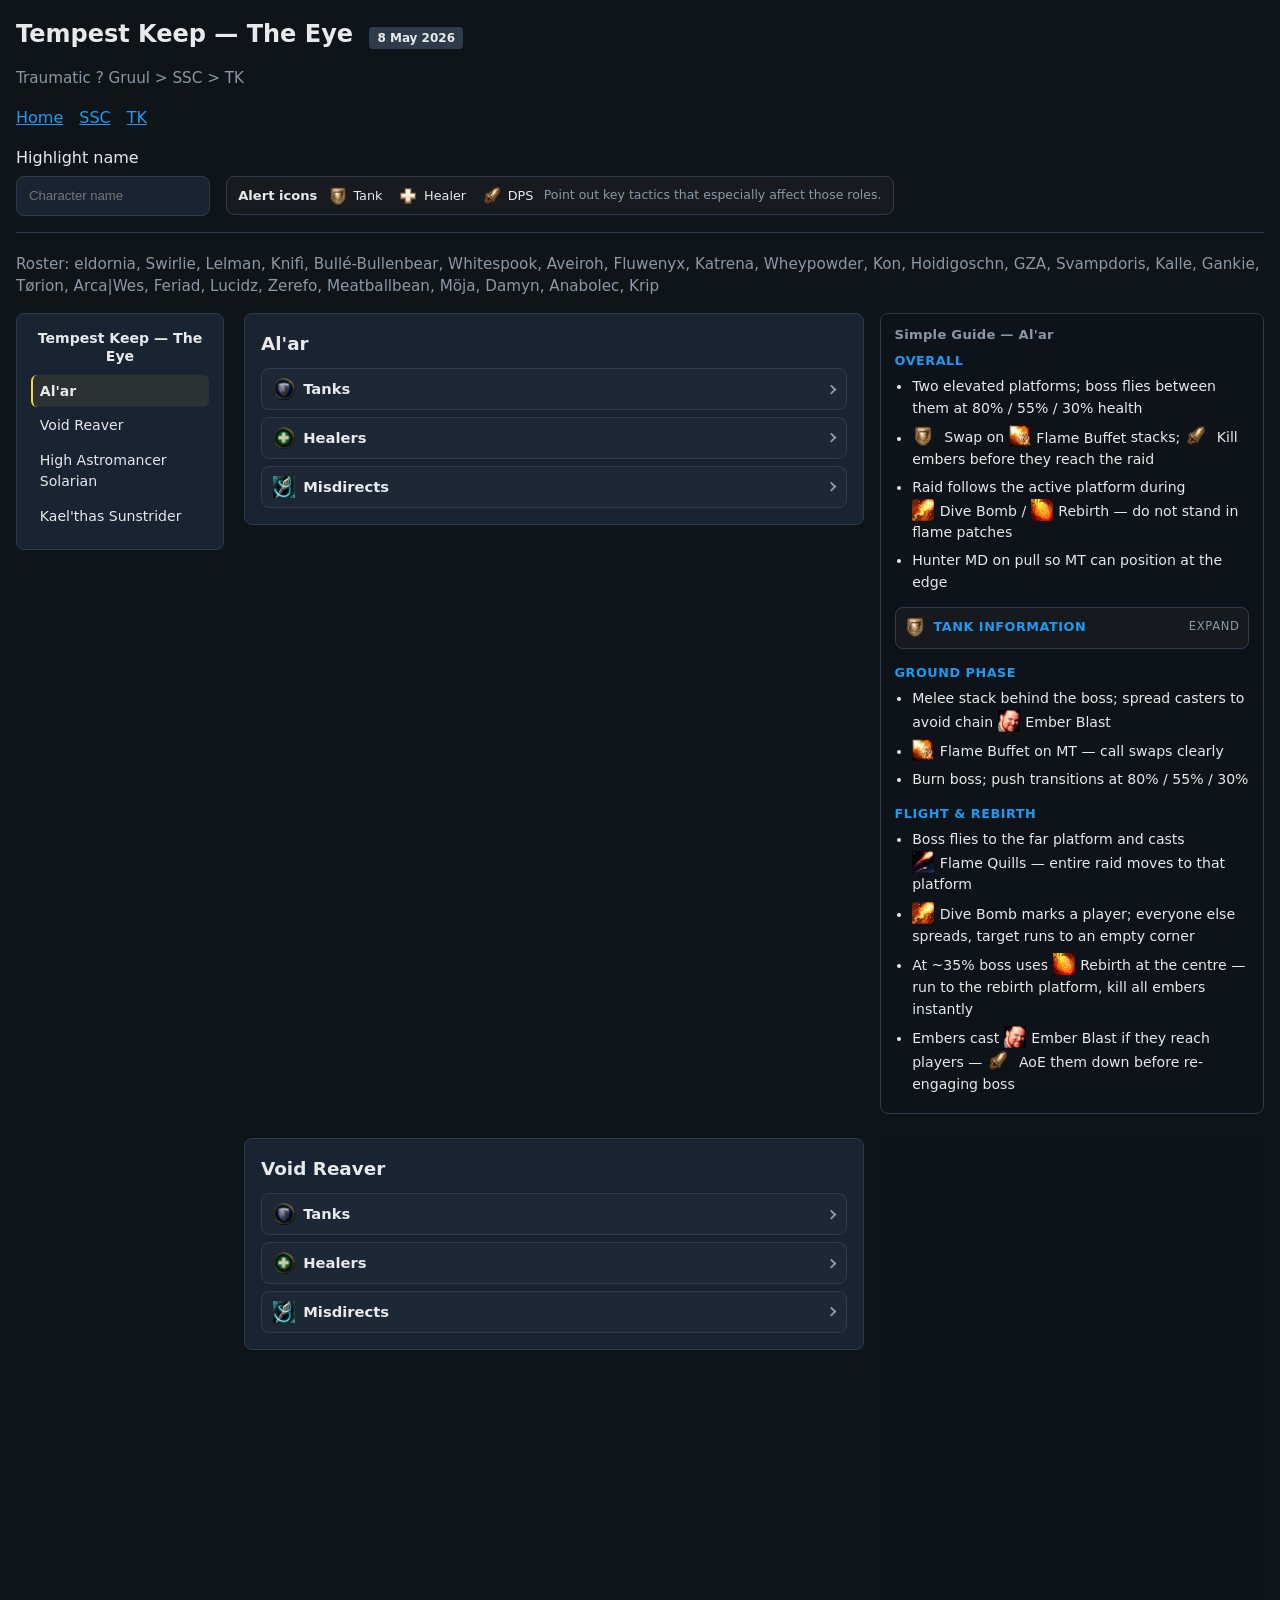
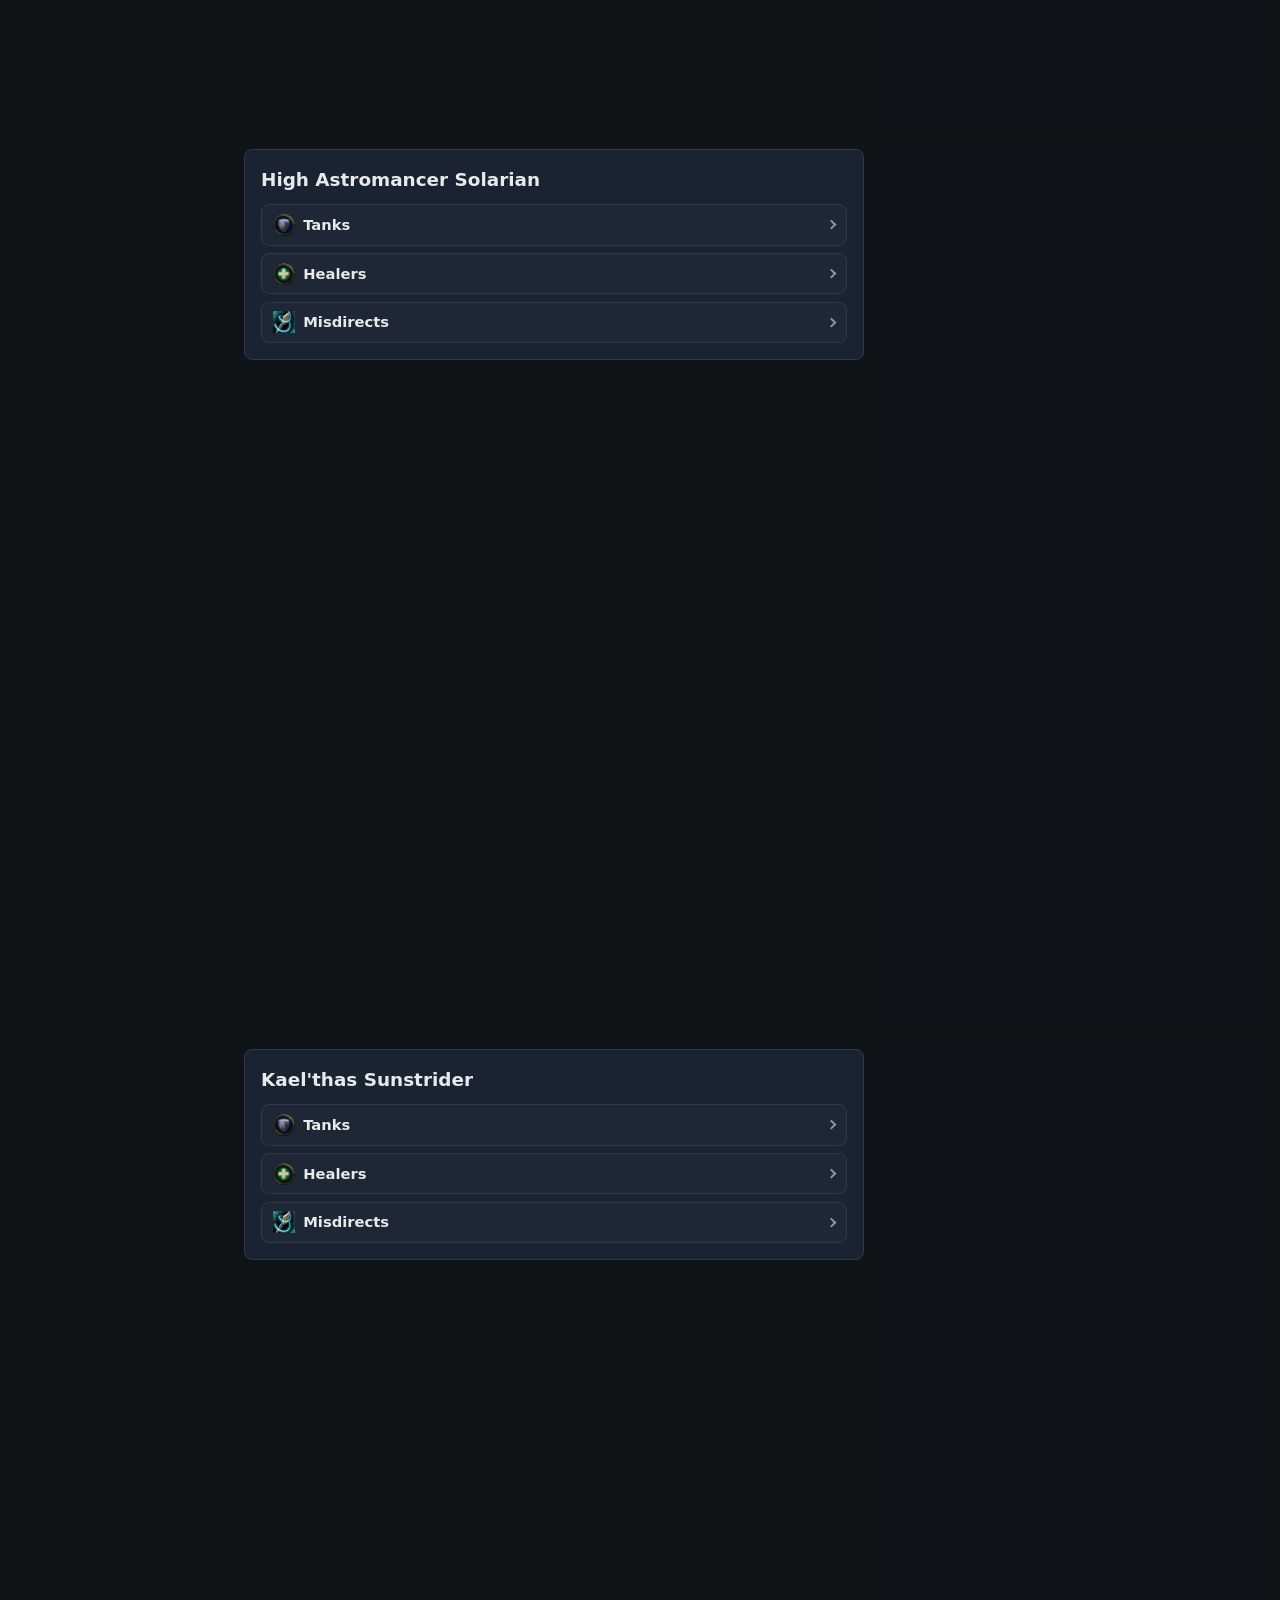
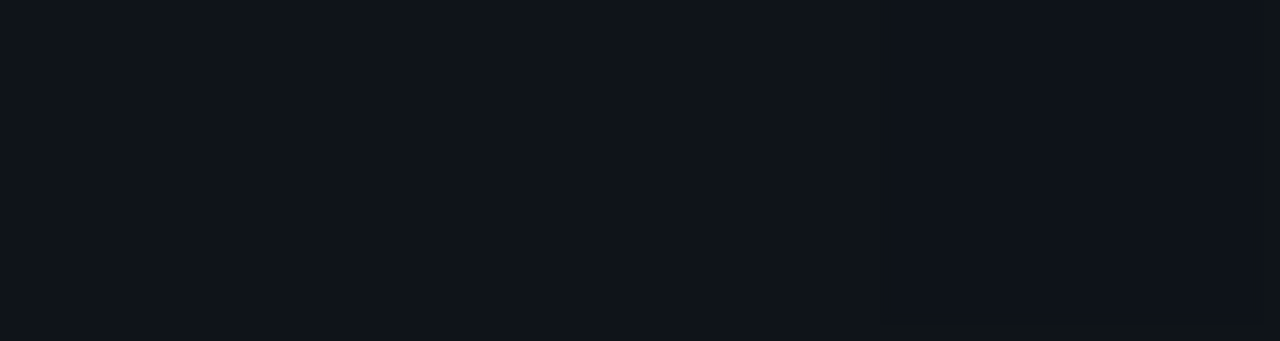
<file: docs/archive/2026-05-08/tk/index.html>
<!DOCTYPE html>
<html lang="en">
<head>
  <meta charset="utf-8"/>
  <meta name="viewport" content="width=device-width, initial-scale=1"/>
  <title>Tempest Keep — The Eye ? Traumatic</title>
  <link rel="stylesheet" href="../../../assets/style.css"/>
</head>
<body>
  <header>
    <h1>Tempest Keep — The Eye <span class="badge">8 May 2026</span></h1>
    <p class="sub">Traumatic ? Gruul &gt; SSC &gt; TK</p>
    <nav>
      <a href="../index.html">Home</a>
      <a href="../ssc/">SSC</a>
      <a href="../tk/">TK</a>
    </nav>
    <div class="header-tools">
      <div class="find">
        <label for="find">Highlight name</label>
        <div class="find-inline">
          <input id="find" type="search" placeholder="Character name" autocomplete="off"/>
          <div class="alert-key-inline"><div class="alert-key" role="note" aria-label="Alert icon legend"><span class="alert-key-title">Alert icons</span><span class="alert-key-items"><span class="alert-key-item"><img class="alert-key-ico" src="../../../assets/wow-icons/Tank-Alert.webp" alt="" width="20" height="20" loading="lazy"/><span class="alert-key-label">Tank</span></span><span class="alert-key-item"><img class="alert-key-ico" src="../../../assets/wow-icons/Healer-Alert.webp" alt="" width="20" height="20" loading="lazy"/><span class="alert-key-label">Healer</span></span><span class="alert-key-item"><img class="alert-key-ico" src="../../../assets/wow-icons/DPS-Alert.webp" alt="" width="20" height="20" loading="lazy"/><span class="alert-key-label">DPS</span></span></span><span class="alert-key-desc">Point out key tactics that especially affect those roles.</span></div></div>
        </div>
      </div>
    </div>
  </header>
  <p class="sub">Roster: eldornia, Swirlie, Lelman, Knifì, Bullé-Bullenbear, Whitespook, Aveiroh, Fluwenyx, Katrena, Wheypowder, Kon, Hoidigoschn, GZA, Svampdoris, Kalle, Gankie, Tørion, Arca|Wes, Feriad, Lucidz, Zerefo, Meatballbean, Möja, Damyn, Anabolec, Krip</p>
  <div class="raid-shell">
    <nav class="toc" aria-label="Tempest Keep — The Eye">
      <div class="toc-title">Tempest Keep — The Eye</div>
      <ol><li><a href="#alar">Al'ar</a></li><li><a href="#void">Void Reaver</a></li><li><a href="#solarian">High Astromancer Solarian</a></li><li><a href="#kael">Kael'thas Sunstrider</a></li></ol>
    </nav>
    <div class="boss-stack"><div class="boss-layout boss-anchor" id="alar" tabindex="-1"><section class="boss boss-main" aria-labelledby="alar-title"><h2 id="alar-title">Al'ar</h2><div class="boss-assign"><details class="acc-item"><summary><span class="acc-ico"><img class="acc-role-img" src="../../../assets/wow-icons/Tank-Role.webp" alt="" width="22" height="22" loading="lazy"/></span><span class="acc-title">Tanks</span><span class="acc-chevron" aria-hidden="true"></span></summary><div class="acc-body"><table class="assign"><thead><tr><th>Role</th><th>Assigned</th></tr></thead><tbody><tr data-name="?"><td>Main tank — Al'ar</td><td>?</td></tr><tr data-name="?"><td>Add / ember tank</td><td>?</td></tr></tbody></table></div></details><details class="acc-item"><summary><span class="acc-ico"><img class="acc-role-img" src="../../../assets/wow-icons/Healer-Role.webp" alt="" width="22" height="22" loading="lazy"/></span><span class="acc-title">Healers</span><span class="acc-chevron" aria-hidden="true"></span></summary><div class="acc-body"><table class="assign"><thead><tr><th>Role</th><th>Assigned</th></tr></thead><tbody><tr data-name="?"><td>Raid heal 1</td><td>?</td></tr><tr data-name="?"><td>Raid heal 2</td><td>?</td></tr><tr data-name="?"><td>Tank heal — MT</td><td>?</td></tr><tr data-name="?"><td>Tank heal — OT</td><td>?</td></tr></tbody></table></div></details><details class="acc-item"><summary><span class="acc-ico"><img class="acc-role-img" src="../../../assets/wow-icons/hunter_misdirection.jpg" alt="" width="22" height="22" loading="lazy"/></span><span class="acc-title">Misdirects</span><span class="acc-chevron" aria-hidden="true"></span></summary><div class="acc-body"><table class="assign"><thead><tr><th>Role</th><th>Assigned</th></tr></thead><tbody><tr data-name="?"><td>Misdirect (phase)</td><td>?</td></tr></tbody></table></div></details></div></section><aside class="tactic-card tactic-rail" aria-label="Simple Guide — Al'ar"><h3 class="tactic-h">Simple Guide — Al'ar</h3><div class="tactic-body"><div class="tactic-section"><h4 class="tactic-sub">Overall</h4><ul class="tactic-list"><li>Two elevated platforms; boss flies between them at 80% / 55% / 30% health</li><li><img class="tactic-inline-ico" src="../../../assets/wow-icons/Tank-Alert.webp" alt="" width="22" height="22" loading="lazy"/> Swap on <a class="tactic-wowhead" href="https://www.wowhead.com/tbc/spell=34121" target="_blank" rel="noopener noreferrer"><img class="tactic-inline-ico" src="../../../assets/wow-icons/Flame-Buffet.jpg" alt="" width="22" height="22" loading="lazy"/><span class="tactic-wowhead-lbl">Flame Buffet</span></a> stacks; <img class="tactic-inline-ico" src="../../../assets/wow-icons/DPS-Alert.webp" alt="" width="22" height="22" loading="lazy"/> Kill embers before they reach the raid</li><li>Raid follows the active platform during <a class="tactic-wowhead" href="https://www.wowhead.com/tbc/spell=35181" target="_blank" rel="noopener noreferrer"><img class="tactic-inline-ico" src="../../../assets/wow-icons/Dive-Bomb.jpg" alt="" width="22" height="22" loading="lazy"/><span class="tactic-wowhead-lbl">Dive Bomb</span></a> / <a class="tactic-wowhead" href="https://www.wowhead.com/tbc/spell=34342" target="_blank" rel="noopener noreferrer"><img class="tactic-inline-ico" src="../../../assets/wow-icons/Rebirth.jpg" alt="" width="22" height="22" loading="lazy"/><span class="tactic-wowhead-lbl">Rebirth</span></a> — do not stand in flame patches</li><li>Hunter MD on pull so MT can position at the edge</li></ul></div><details class="tactic-section tactic-details"><summary class="tactic-details-sum"><span class="tactic-details-sum-main"><img class="tactic-details-ico" src="../../../assets/wow-icons/Tank-Alert.webp" alt="" width="22" height="22" loading="lazy"/><span class="tactic-sub">Tank Information</span></span><span class="tactic-details-hint" aria-hidden="true">Expand</span></summary><div class="tactic-details-body"><ul class="tactic-list"><li>MT holds Al'ar on the current platform; OT picks up loose embers if needed</li><li>Taunt swap every 2–3 <a class="tactic-wowhead" href="https://www.wowhead.com/tbc/spell=34121" target="_blank" rel="noopener noreferrer"><img class="tactic-inline-ico" src="../../../assets/wow-icons/Flame-Buffet.jpg" alt="" width="22" height="22" loading="lazy"/><span class="tactic-wowhead-lbl">Flame Buffet</span></a> stacks (more stacks = heavy fire damage)</li><li><a class="tactic-wowhead" href="https://www.wowhead.com/tbc/spell=35410" target="_blank" rel="noopener noreferrer"><img class="tactic-inline-ico" src="../../../assets/wow-icons/Melt-Armor.jpg" alt="" width="22" height="22" loading="lazy"/><span class="tactic-wowhead-lbl">Melt Armor</span></a> on current tank — keep healing steady through armor shred</li><li>During flight phase, tanks stay on the platform the boss will return to</li></ul></div></details><div class="tactic-section"><h4 class="tactic-sub">Ground phase</h4><ul class="tactic-list"><li>Melee stack behind the boss; spread casters to avoid chain <a class="tactic-wowhead" href="https://www.wowhead.com/tbc/spell=34133" target="_blank" rel="noopener noreferrer"><img class="tactic-inline-ico" src="../../../assets/wow-icons/Ember-Blast.jpg" alt="" width="22" height="22" loading="lazy"/><span class="tactic-wowhead-lbl">Ember Blast</span></a></li><li><a class="tactic-wowhead" href="https://www.wowhead.com/tbc/spell=34121" target="_blank" rel="noopener noreferrer"><img class="tactic-inline-ico" src="../../../assets/wow-icons/Flame-Buffet.jpg" alt="" width="22" height="22" loading="lazy"/><span class="tactic-wowhead-lbl">Flame Buffet</span></a> on MT — call swaps clearly</li><li>Burn boss; push transitions at 80% / 55% / 30%</li></ul></div><div class="tactic-section"><h4 class="tactic-sub">Flight &amp; rebirth</h4><ul class="tactic-list"><li>Boss flies to the far platform and casts <a class="tactic-wowhead" href="https://www.wowhead.com/tbc/spell=34229" target="_blank" rel="noopener noreferrer"><img class="tactic-inline-ico" src="../../../assets/wow-icons/Flame-Quills.jpg" alt="" width="22" height="22" loading="lazy"/><span class="tactic-wowhead-lbl">Flame Quills</span></a> — entire raid moves to that platform</li><li><a class="tactic-wowhead" href="https://www.wowhead.com/tbc/spell=35181" target="_blank" rel="noopener noreferrer"><img class="tactic-inline-ico" src="../../../assets/wow-icons/Dive-Bomb.jpg" alt="" width="22" height="22" loading="lazy"/><span class="tactic-wowhead-lbl">Dive Bomb</span></a> marks a player; everyone else spreads, target runs to an empty corner</li><li>At ~35% boss uses <a class="tactic-wowhead" href="https://www.wowhead.com/tbc/spell=34342" target="_blank" rel="noopener noreferrer"><img class="tactic-inline-ico" src="../../../assets/wow-icons/Rebirth.jpg" alt="" width="22" height="22" loading="lazy"/><span class="tactic-wowhead-lbl">Rebirth</span></a> at the centre — run to the rebirth platform, kill all embers instantly</li><li>Embers cast <a class="tactic-wowhead" href="https://www.wowhead.com/tbc/spell=34133" target="_blank" rel="noopener noreferrer"><img class="tactic-inline-ico" src="../../../assets/wow-icons/Ember-Blast.jpg" alt="" width="22" height="22" loading="lazy"/><span class="tactic-wowhead-lbl">Ember Blast</span></a> if they reach players — <img class="tactic-inline-ico" src="../../../assets/wow-icons/DPS-Alert.webp" alt="" width="22" height="22" loading="lazy"/> AoE them down before re-engaging boss</li></ul></div></div></aside></div><div class="boss-layout boss-anchor" id="void" tabindex="-1"><section class="boss boss-main" aria-labelledby="void-title"><h2 id="void-title">Void Reaver</h2><div class="boss-assign"><details class="acc-item"><summary><span class="acc-ico"><img class="acc-role-img" src="../../../assets/wow-icons/Tank-Role.webp" alt="" width="22" height="22" loading="lazy"/></span><span class="acc-title">Tanks</span><span class="acc-chevron" aria-hidden="true"></span></summary><div class="acc-body"><table class="assign"><thead><tr><th>Role</th><th>Assigned</th></tr></thead><tbody><tr data-name="?"><td>Boss tank</td><td>?</td></tr></tbody></table></div></details><details class="acc-item"><summary><span class="acc-ico"><img class="acc-role-img" src="../../../assets/wow-icons/Healer-Role.webp" alt="" width="22" height="22" loading="lazy"/></span><span class="acc-title">Healers</span><span class="acc-chevron" aria-hidden="true"></span></summary><div class="acc-body"><table class="assign"><thead><tr><th>Role</th><th>Assigned</th></tr></thead><tbody><tr data-name="?"><td>Raid heal 1</td><td>?</td></tr><tr data-name="?"><td>Raid heal 2</td><td>?</td></tr><tr data-name="?"><td>Tank heal</td><td>?</td></tr></tbody></table></div></details><details class="acc-item"><summary><span class="acc-ico"><img class="acc-role-img" src="../../../assets/wow-icons/hunter_misdirection.jpg" alt="" width="22" height="22" loading="lazy"/></span><span class="acc-title">Misdirects</span><span class="acc-chevron" aria-hidden="true"></span></summary><div class="acc-body"><table class="assign"><thead><tr><th>Role</th><th>Assigned</th></tr></thead><tbody><tr data-name="?"><td>Misdirect — pull</td><td>?</td></tr></tbody></table></div></details></div></section><aside class="tactic-card tactic-rail" aria-label="Simple Guide — Void Reaver"><h3 class="tactic-h">Simple Guide — Void Reaver</h3><div class="tactic-body"><div class="tactic-section"><h4 class="tactic-sub">Overall</h4><ul class="tactic-list"><li>Straightforward tank-and-spank — positioning and orb awareness win the fight</li><li>Melee stack directly behind the boss; ranged form a loose circle around the room</li><li><a class="tactic-wowhead" href="https://www.wowhead.com/tbc/spell=34172" target="_blank" rel="noopener noreferrer"><img class="tactic-inline-ico" src="../../../assets/wow-icons/Arcane-Orb.jpg" alt="" width="22" height="22" loading="lazy"/><span class="tactic-wowhead-lbl">Arcane Orb</span></a>s spawn throughout the fight — silent, high damage; watch your feet</li><li>Hunter MD on pull so the tank can grab the boss at the room edge</li></ul></div><details class="tactic-section tactic-details"><summary class="tactic-details-sum"><span class="tactic-details-sum-main"><img class="tactic-details-ico" src="../../../assets/wow-icons/Tank-Alert.webp" alt="" width="22" height="22" loading="lazy"/><span class="tactic-sub">Tank Information</span></span><span class="tactic-details-hint" aria-hidden="true">Expand</span></summary><div class="tactic-details-body"><ul class="tactic-list"><li>Single MT holds Void Reaver still at the pull spot — do not drag the boss through the raid</li><li><a class="tactic-wowhead" href="https://www.wowhead.com/tbc/spell=34162" target="_blank" rel="noopener noreferrer"><img class="tactic-inline-ico" src="../../../assets/wow-icons/Pounding.jpg" alt="" width="22" height="22" loading="lazy"/><span class="tactic-wowhead-lbl">Pounding</span></a> hits the tank for heavy physical damage every ~15s — <img class="tactic-inline-ico" src="../../../assets/wow-icons/Healer-Alert.webp" alt="" width="22" height="22" loading="lazy"/> anticipate spikes</li><li>Keep the boss faced away from ranged so cleave never clips the circle</li></ul></div></details><div class="tactic-section"><h4 class="tactic-sub">Raid positioning</h4><ul class="tactic-list"><li>Melee: max melee behind boss, minimal movement except for orbs</li><li>Ranged: spread along the outer ring with gaps between players</li><li>Move out of <a class="tactic-wowhead" href="https://www.wowhead.com/tbc/spell=34172" target="_blank" rel="noopener noreferrer"><img class="tactic-inline-ico" src="../../../assets/wow-icons/Arcane-Orb.jpg" alt="" width="22" height="22" loading="lazy"/><span class="tactic-wowhead-lbl">Arcane Orb</span></a> patches immediately — they do minimal visual/audio telegraph</li><li><img class="tactic-inline-ico" src="../../../assets/wow-icons/DPS-Alert.webp" alt="" width="22" height="22" loading="lazy"/> Do not run through the boss to reach an orb; path around the outside</li></ul></div></div></aside></div><div class="boss-layout boss-anchor" id="solarian" tabindex="-1"><section class="boss boss-main" aria-labelledby="solarian-title"><h2 id="solarian-title">High Astromancer Solarian</h2><div class="boss-assign"><details class="acc-item"><summary><span class="acc-ico"><img class="acc-role-img" src="../../../assets/wow-icons/Tank-Role.webp" alt="" width="22" height="22" loading="lazy"/></span><span class="acc-title">Tanks</span><span class="acc-chevron" aria-hidden="true"></span></summary><div class="acc-body"><table class="assign"><thead><tr><th>Role</th><th>Assigned</th></tr></thead><tbody><tr data-name="?"><td>Boss tank</td><td>?</td></tr><tr data-name="?"><td>Add / wrath tank</td><td>?</td></tr></tbody></table></div></details><details class="acc-item"><summary><span class="acc-ico"><img class="acc-role-img" src="../../../assets/wow-icons/Healer-Role.webp" alt="" width="22" height="22" loading="lazy"/></span><span class="acc-title">Healers</span><span class="acc-chevron" aria-hidden="true"></span></summary><div class="acc-body"><table class="assign"><thead><tr><th>Role</th><th>Assigned</th></tr></thead><tbody><tr data-name="?"><td>Raid heal 1</td><td>?</td></tr><tr data-name="?"><td>Raid heal 2</td><td>?</td></tr><tr data-name="?"><td>Tank heal — MT</td><td>?</td></tr><tr data-name="?"><td>Tank heal — OT</td><td>?</td></tr></tbody></table></div></details><details class="acc-item"><summary><span class="acc-ico"><img class="acc-role-img" src="../../../assets/wow-icons/hunter_misdirection.jpg" alt="" width="22" height="22" loading="lazy"/></span><span class="acc-title">Misdirects</span><span class="acc-chevron" aria-hidden="true"></span></summary><div class="acc-body"><table class="assign"><thead><tr><th>Role</th><th>Assigned</th></tr></thead><tbody><tr data-name="?"><td>Misdirect</td><td>?</td></tr></tbody></table></div></details></div></section><aside class="tactic-card tactic-rail" aria-label="Simple Guide — Solarian"><h3 class="tactic-h">Simple Guide — Solarian</h3><div class="tactic-body"><div class="tactic-section"><h4 class="tactic-sub">Overall</h4><ul class="tactic-list"><li>Phase 1 (100–20%): stack and burn; assigned ranged handle <a class="tactic-wowhead" href="https://www.wowhead.com/tbc/spell=42783" target="_blank" rel="noopener noreferrer"><img class="tactic-inline-ico" src="../../../assets/wow-icons/Wrath-of-the-Astromancer.jpg" alt="" width="22" height="22" loading="lazy"/><span class="tactic-wowhead-lbl">Wrath of the Astromancer</span></a></li><li>Transition at 75% / 50% / 25%: Solarian teleports centre, splits into four packs on platforms</li><li>20%: <a class="tactic-wowhead" href="https://www.wowhead.com/tbc/spell=39117" target="_blank" rel="noopener noreferrer"><img class="tactic-inline-ico" src="../../../assets/wow-icons/Solarian-Transform.jpg" alt="" width="22" height="22" loading="lazy"/><span class="tactic-wowhead-lbl">Solarian Transform</span></a> — void form with <a class="tactic-wowhead" href="https://www.wowhead.com/tbc/spell=39329" target="_blank" rel="noopener noreferrer"><img class="tactic-inline-ico" src="../../../assets/wow-icons/Void-Bolt.jpg" alt="" width="22" height="22" loading="lazy"/><span class="tactic-wowhead-lbl">Void Bolt</span></a>; collapse DPS when heals are ready</li><li>Hunter MD on pull; kill Solarian Priest adds quickly during transitions</li></ul></div><details class="tactic-section tactic-details"><summary class="tactic-details-sum"><span class="tactic-details-sum-main"><img class="tactic-details-ico" src="../../../assets/wow-icons/Tank-Alert.webp" alt="" width="22" height="22" loading="lazy"/><span class="tactic-sub">Tank Information</span></span><span class="tactic-details-hint" aria-hidden="true">Expand</span></summary><div class="tactic-details-body"><ul class="tactic-list"><li>MT tanks Solarian in P1 and void P3; OTs pick up priest packs on each platform during splits</li><li>Wrath targets are usually ranged — OT can intercept if a wrath runs toward the stack</li><li>During <a class="tactic-wowhead" href="https://www.wowhead.com/tbc/spell=33009" target="_blank" rel="noopener noreferrer"><img class="tactic-inline-ico" src="../../../assets/wow-icons/Blinding-Light.jpg" alt="" width="22" height="22" loading="lazy"/><span class="tactic-wowhead-lbl">Blinding Light</span></a> (50% transition) raid spreads then re-stacks after the blast</li></ul></div></details><div class="tactic-section"><h4 class="tactic-sub">Phase 1 — stack</h4><ul class="tactic-list"><li>Raid stacks in melee range for maximum healing efficiency</li><li><a class="tactic-wowhead" href="https://www.wowhead.com/tbc/spell=42783" target="_blank" rel="noopener noreferrer"><img class="tactic-inline-ico" src="../../../assets/wow-icons/Wrath-of-the-Astromancer.jpg" alt="" width="22" height="22" loading="lazy"/><span class="tactic-wowhead-lbl">Wrath of the Astromancer</span></a> on two random players — assigned bait run to an empty platform and stand still until it expires</li><li>Do not let wraths explode in the stack — <img class="tactic-inline-ico" src="../../../assets/wow-icons/Healer-Alert.webp" alt="" width="22" height="22" loading="lazy"/> keep bait players topped</li><li>Push cleanly through 75% and 50%</li></ul></div><div class="tactic-section"><h4 class="tactic-sub">Splits &amp; priests</h4><ul class="tactic-list"><li>At each transition Solarian vanishes; four groups of adds appear on the four platforms</li><li>Split raid into four teams — kill <a class="tactic-wowhead" href="https://www.wowhead.com/tbc/spell=33390" target="_blank" rel="noopener noreferrer"><img class="tactic-inline-ico" src="../../../assets/wow-icons/Arcane-Torrent.jpg" alt="" width="22" height="22" loading="lazy"/><span class="tactic-wowhead-lbl">Arcane Torrent</span></a> priests first (they mana-burn and heal)</li><li>Watch for <a class="tactic-wowhead" href="https://www.wowhead.com/tbc/spell=34322" target="_blank" rel="noopener noreferrer"><img class="tactic-inline-ico" src="../../../assets/wow-icons/Psychic-Scream.jpg" alt="" width="22" height="22" loading="lazy"/><span class="tactic-wowhead-lbl">Psychic Scream</span></a> — fear breaks the pull; tremor / fear ward helps</li><li>Regroup on boss when adds are dead; 50% transition also has <a class="tactic-wowhead" href="https://www.wowhead.com/tbc/spell=33009" target="_blank" rel="noopener noreferrer"><img class="tactic-inline-ico" src="../../../assets/wow-icons/Blinding-Light.jpg" alt="" width="22" height="22" loading="lazy"/><span class="tactic-wowhead-lbl">Blinding Light</span></a> — spread, then stack again</li></ul></div><div class="tactic-section"><h4 class="tactic-sub">Void phase (20%)</h4><ul class="tactic-list"><li>Solarian becomes a voidwalker — tank faces her away, raid spreads slightly for <a class="tactic-wowhead" href="https://www.wowhead.com/tbc/spell=39329" target="_blank" rel="noopener noreferrer"><img class="tactic-inline-ico" src="../../../assets/wow-icons/Void-Bolt.jpg" alt="" width="22" height="22" loading="lazy"/><span class="tactic-wowhead-lbl">Void Bolt</span></a></li><li><img class="tactic-inline-ico" src="../../../assets/wow-icons/DPS-Alert.webp" alt="" width="22" height="22" loading="lazy"/> Burn with bloodlust / cooldowns once raid is stable</li><li>Healers: coordinate heroism / potions with raid collapse timing</li></ul></div></div></aside></div><div class="boss-layout boss-anchor" id="kael" tabindex="-1"><section class="boss boss-main" aria-labelledby="kael-title"><h2 id="kael-title">Kael'thas Sunstrider</h2><div class="boss-assign"><details class="acc-item"><summary><span class="acc-ico"><img class="acc-role-img" src="../../../assets/wow-icons/Tank-Role.webp" alt="" width="22" height="22" loading="lazy"/></span><span class="acc-title">Tanks</span><span class="acc-chevron" aria-hidden="true"></span></summary><div class="acc-body"><table class="assign"><thead><tr><th>Role</th><th>Assigned</th></tr></thead><tbody><tr data-name="?"><td>Thaladred tank (kite)</td><td>?</td></tr><tr data-name="?"><td>Lord Sanguinar tank</td><td>?</td></tr><tr data-name="?"><td>Capernian / weapons</td><td>?</td></tr><tr data-name="?"><td>Telonicus / phoenix</td><td>?</td></tr></tbody></table></div></details><details class="acc-item"><summary><span class="acc-ico"><img class="acc-role-img" src="../../../assets/wow-icons/Healer-Role.webp" alt="" width="22" height="22" loading="lazy"/></span><span class="acc-title">Healers</span><span class="acc-chevron" aria-hidden="true"></span></summary><div class="acc-body"><table class="assign"><thead><tr><th>Role</th><th>Assigned</th></tr></thead><tbody><tr data-name="?"><td>Raid heal 1</td><td>?</td></tr><tr data-name="?"><td>Raid heal 2</td><td>?</td></tr><tr data-name="?"><td>Raid heal 3</td><td>?</td></tr><tr data-name="?"><td>Tank heals (rotate)</td><td>?</td></tr><tr data-name="?"><td>Tank heals (rotate)</td><td>?</td></tr></tbody></table></div></details><details class="acc-item"><summary><span class="acc-ico"><img class="acc-role-img" src="../../../assets/wow-icons/hunter_misdirection.jpg" alt="" width="22" height="22" loading="lazy"/></span><span class="acc-title">Misdirects</span><span class="acc-chevron" aria-hidden="true"></span></summary><div class="acc-body"><table class="assign"><thead><tr><th>Role</th><th>Assigned</th></tr></thead><tbody><tr data-name="?"><td>Misdirect — advisors</td><td>?</td></tr><tr data-name="?"><td>Misdirect — weapons</td><td>?</td></tr></tbody></table></div></details></div></section><aside class="tactic-card tactic-rail" aria-label="Simple Guide — Kael'thas"><h3 class="tactic-h">Simple Guide — Kael'thas</h3><div class="tactic-body"><div class="tactic-section"><h4 class="tactic-sub">Overall</h4><ul class="tactic-list"><li>Long encounter: four legendary weapons, then four advisors one at a time, then Kael</li><li>Guild picks advisor kill order (common: Thaladred → Sanguinar → Capernian → Telonicus)</li><li>Weapons must be looted and equipped before their advisor phase — tanks need correct resist gear</li><li>Phase 5 Kael: interrupt <a class="tactic-wowhead" href="https://www.wowhead.com/tbc/spell=36819" target="_blank" rel="noopener noreferrer"><img class="tactic-inline-ico" src="../../../assets/wow-icons/Pyroblast.jpg" alt="" width="22" height="22" loading="lazy"/><span class="tactic-wowhead-lbl">Pyroblast</span></a>, break <a class="tactic-wowhead" href="https://www.wowhead.com/tbc/spell=36797" target="_blank" rel="noopener noreferrer"><img class="tactic-inline-ico" src="../../../assets/wow-icons/Mind-Control.jpg" alt="" width="22" height="22" loading="lazy"/><span class="tactic-wowhead-lbl">Mind Control</span></a>, kill <a class="tactic-wowhead" href="https://www.wowhead.com/tbc/spell=36723" target="_blank" rel="noopener noreferrer"><img class="tactic-inline-ico" src="../../../assets/wow-icons/Phoenix.jpg" alt="" width="22" height="22" loading="lazy"/><span class="tactic-wowhead-lbl">Phoenix</span></a> eggs fast</li></ul></div><div class="tactic-section"><h4 class="tactic-sub">Weapons phase</h4><ul class="tactic-list"><li>Seven weapons spawn — assign one player per weapon to loot and equip immediately</li><li>Tanks grab their advisor's weapon (e.g. Devastation for Thaladred, Infinity for Capernian)</li><li>Burn all weapons down before the first advisor activates — do not leave weapons alive into P1</li></ul></div><div class="tactic-section"><h4 class="tactic-sub">Advisors</h4><ul class="tactic-list"><li>Thaladred: kite away from raid; <a class="tactic-wowhead" href="https://www.wowhead.com/tbc/spell=37361" target="_blank" rel="noopener noreferrer"><img class="tactic-inline-ico" src="../../../assets/wow-icons/Psychic-Blow.jpg" alt="" width="22" height="22" loading="lazy"/><span class="tactic-wowhead-lbl">Psychic Blow</span></a> on tank — <img class="tactic-inline-ico" src="../../../assets/wow-icons/Healer-Alert.webp" alt="" width="22" height="22" loading="lazy"/> heavy heals</li><li>Lord Sanguinar: tank in place; <a class="tactic-wowhead" href="https://www.wowhead.com/tbc/spell=40636" target="_blank" rel="noopener noreferrer"><img class="tactic-inline-ico" src="../../../assets/wow-icons/Bellowing-Roar.jpg" alt="" width="22" height="22" loading="lazy"/><span class="tactic-wowhead-lbl">Bellowing Roar</span></a> fear — tremor totem / fear ward</li><li>Grand Astromancer Capernian: ranged tank/kite; <a class="tactic-wowhead" href="https://www.wowhead.com/tbc/spell=37018" target="_blank" rel="noopener noreferrer"><img class="tactic-inline-ico" src="../../../assets/wow-icons/Conflagration.jpg" alt="" width="22" height="22" loading="lazy"/><span class="tactic-wowhead-lbl">Conflagration</span></a> — run out of raid, do not spread dots</li><li>Master Engineer Telonicus: tank at range; <a class="tactic-wowhead" href="https://www.wowhead.com/tbc/spell=37036" target="_blank" rel="noopener noreferrer"><img class="tactic-inline-ico" src="../../../assets/wow-icons/Bomb.jpg" alt="" width="22" height="22" loading="lazy"/><span class="tactic-wowhead-lbl">Bomb</span></a> on random targets — dispel / spread slightly</li><li>Hunter MD each advisor pull; kill in your guild's order without overlapping active advisors</li></ul></div><div class="tactic-section"><h4 class="tactic-sub">Kael phase 1 (100–50%)</h4><ul class="tactic-list"><li>MT picks up Kael; melee behind, casters at max range</li><li><a class="tactic-wowhead" href="https://www.wowhead.com/tbc/spell=36815" target="_blank" rel="noopener noreferrer"><img class="tactic-inline-ico" src="../../../assets/wow-icons/Shock-Barrier.jpg" alt="" width="22" height="22" loading="lazy"/><span class="tactic-wowhead-lbl">Shock Barrier</span></a> — boss immune until barrier drops; then burn</li><li><a class="tactic-wowhead" href="https://www.wowhead.com/tbc/spell=36819" target="_blank" rel="noopener noreferrer"><img class="tactic-inline-ico" src="../../../assets/wow-icons/Pyroblast.jpg" alt="" width="22" height="22" loading="lazy"/><span class="tactic-wowhead-lbl">Pyroblast</span></a> on random target — <img class="tactic-inline-ico" src="../../../assets/wow-icons/DPS-Alert.webp" alt="" width="22" height="22" loading="lazy"/> mage must counterspell every cast</li><li><a class="tactic-wowhead" href="https://www.wowhead.com/tbc/spell=36735" target="_blank" rel="noopener noreferrer"><img class="tactic-inline-ico" src="../../../assets/wow-icons/Flame-Strike.jpg" alt="" width="22" height="22" loading="lazy"/><span class="tactic-wowhead-lbl">Flame Strike</span></a> under random players — move out of fire patches</li><li><a class="tactic-wowhead" href="https://www.wowhead.com/tbc/spell=36797" target="_blank" rel="noopener noreferrer"><img class="tactic-inline-ico" src="../../../assets/wow-icons/Mind-Control.jpg" alt="" width="22" height="22" loading="lazy"/><span class="tactic-wowhead-lbl">Mind Control</span></a> on up to three players — kill MC'd players quickly or CC them</li><li><a class="tactic-wowhead" href="https://www.wowhead.com/tbc/spell=36723" target="_blank" rel="noopener noreferrer"><img class="tactic-inline-ico" src="../../../assets/wow-icons/Phoenix.jpg" alt="" width="22" height="22" loading="lazy"/><span class="tactic-wowhead-lbl">Phoenix</span></a> spawns — burn bird, then destroy the egg before rebirth</li></ul></div><div class="tactic-section"><h4 class="tactic-sub">Kael phase 2 (50%)</h4><ul class="tactic-list"><li>Kael casts <a class="tactic-wowhead" href="https://www.wowhead.com/tbc/spell=35941" target="_blank" rel="noopener noreferrer"><img class="tactic-inline-ico" src="../../../assets/wow-icons/Gravity-Lapse.jpg" alt="" width="22" height="22" loading="lazy"/><span class="tactic-wowhead-lbl">Gravity Lapse</span></a> — entire raid floats; use slow-fall abilities if available</li><li>While airborne he summons Nether Vapor — land, spread, and kill vapors before re-engaging</li><li>Same rules after gravity ends: CS pyro, kill MC, destroy phoenix eggs</li><li><img class="tactic-inline-ico" src="../../../assets/wow-icons/Healer-Alert.webp" alt="" width="22" height="22" loading="lazy"/> Heavy tank damage through barrier windows — coordinate cooldowns for final burn</li></ul></div></div></aside></div></div>
  </div>
  <script>
(function(){
  var input = document.getElementById('find');
  if (!input) return;
  function run() {
    var q = (input.value || '').trim().toLowerCase();
    document.querySelectorAll('tr[data-name]').forEach(function(tr) {
      var n = (tr.getAttribute('data-name') || '').toLowerCase();
      tr.classList.toggle('hl', q.length > 0 && n.indexOf(q) !== -1);
    });
  }
  input.addEventListener('input', run);
})();
</script>
  <script>
(function(){
  var sections = document.querySelectorAll('.boss-anchor');
  var links = document.querySelectorAll('.toc a[href^="#"]');
  var first = sections[0];
  if (!sections.length || !links.length || !first) return;

  function setActive(id) {
    links.forEach(function(a) {
      a.classList.toggle('active', a.getAttribute('href') === '#' + id);
    });
  }

  function scrollToBoss(el) {
    var toc = document.querySelector('.toc');
    if (!toc) return;
    var delta = el.getBoundingClientRect().top - toc.getBoundingClientRect().top;
    var smooth = !window.matchMedia('(prefers-reduced-motion: reduce)').matches;
    window.scrollTo({
      top: Math.max(0, window.scrollY + delta),
      behavior: smooth ? 'smooth' : 'auto',
    });
  }

  links.forEach(function(a) {
    a.addEventListener('click', function(e) {
      var id = (a.getAttribute('href') || '').slice(1);
      var el = id ? document.getElementById(id) : null;
      if (!el) return;
      e.preventDefault();
      scrollToBoss(el);
      setActive(id);
      if (history.pushState) history.pushState(null, '', '#' + id);
      else location.hash = id;
    });
  });

  function onHash() {
    var id = (location.hash || '').slice(1);
    if (!id) return;
    var el = document.getElementById(id);
    if (el) {
      scrollToBoss(el);
      setActive(id);
    }
  }
  window.addEventListener('hashchange', onHash);
  if (location.hash) onHash();

  var obs = new IntersectionObserver(function(entries) {
    entries.forEach(function(entry) {
      if (entry.isIntersecting) setActive(entry.target.id);
    });
  }, { rootMargin: '-20% 0px -55% 0px', threshold: 0 });
  sections.forEach(function(sec) { obs.observe(sec); });
  if (first.id) setActive(first.id);
})();
</script>
  <script>var whTooltips = { colorLinks: false, iconizeLinks: false, renameLinks: false };</script>
  <script src="https://wow.zamimg.com/widgets/power.js"></script>
</body>
</html>
</file>
<file: docs/assets/style.css>
:root {
  --bg: #0f1419;
  --card: #1a2332;
  --text: #e7e9ea;
  --muted: #8b98a5;
  --accent: #1d9bf0;
  --border: #2f3b4a;
  --hl: #f5d742;
}
* { box-sizing: border-box; }

@media (prefers-reduced-motion: no-preference) {
  html {
    scroll-behavior: smooth;
  }
}

body {
  margin: 0;
  font-family: system-ui, -apple-system, Segoe UI, Roboto, sans-serif;
  background: var(--bg);
  color: var(--text);
  line-height: 1.5;
  padding: 1rem;
  max-width: 1360px;
  margin-inline: auto;
}

a { color: var(--accent); }

header {
  border-bottom: 1px solid var(--border);
  padding-bottom: 1rem;
  margin-bottom: 1.25rem;
}

h1 { font-size: 1.5rem; margin: 0 0 0.25rem; }

.sub { color: var(--muted); font-size: 0.95rem; }

nav { margin: 1rem 0; display: flex; gap: 1rem; flex-wrap: wrap; }

.alert-key {
  margin: 0.85rem 0 0;
  padding: 0.55rem 0.7rem;
  border: 1px solid var(--border);
  border-radius: 8px;
  background: rgba(255, 255, 255, 0.03);
  font-size: 0.82rem;
  color: var(--muted);
  display: flex;
  flex-wrap: wrap;
  align-items: center;
  gap: 0.45rem 0.85rem;
}

.alert-key-title {
  font-weight: 600;
  color: var(--text);
}

.alert-key-items {
  display: inline-flex;
  flex-wrap: wrap;
  align-items: center;
  gap: 0.65rem 1rem;
}

.alert-key-item {
  display: inline-flex;
  align-items: center;
  gap: 0.35rem;
}

.alert-key-ico {
  width: 20px;
  height: 20px;
  flex-shrink: 0;
  object-fit: contain;
  vertical-align: middle;
}

.alert-key-label {
  font-size: 0.8rem;
  color: var(--text);
}

.alert-key-desc {
  flex: 1 1 12rem;
  min-width: min(100%, 14rem);
  font-size: 0.78rem;
  color: var(--muted);
  line-height: 1.35;
}

.header-tools {
  margin-top: 0.75rem;
}

.header-tools .find {
  margin: 0;
}

/* Input + alert legend share one row ? height matches .alert-key (padding + border + row) */
.header-tools .find-inline {
  display: flex;
  flex-wrap: wrap;
  align-items: center;
  gap: 0.75rem 1rem;
  margin-top: 0.35rem;
}

.header-tools .find-inline input {
  width: auto;
  flex: 0 1 auto;
  min-width: min(100%, 11rem);
  max-width: 280px;
  box-sizing: border-box;
  height: 40px;
  padding: 0 0.75rem;
  border-radius: 8px;
  font-size: 0.82rem;
}

.header-tools .alert-key-inline {
  flex: 0 1 auto;
  min-width: 0;
}

.header-tools .alert-key-inline .alert-key {
  margin: 0;
  width: fit-content;
  max-width: 100%;
  flex-wrap: nowrap;
  align-items: center;
  gap: 0.35rem 0.65rem;
}

.header-tools .alert-key-desc {
  flex: 0 1 auto;
  min-width: 0;
}

@media (max-width: 720px) {
  .header-tools .alert-key-inline .alert-key {
    flex-wrap: wrap;
  }
}

.raid-shell {
  display: grid;
  grid-template-columns: minmax(10rem, 13rem) minmax(0, 1fr);
  gap: 1.25rem;
  align-items: start;
}

@media (max-width: 880px) {
  .raid-shell {
    grid-template-columns: 1fr;
  }
  .toc {
    position: static;
    max-height: none;
  }
}

.toc {
  position: sticky;
  top: 0.75rem;
  align-self: start;
  margin: 0;
  display: block;
  border: 1px solid var(--border);
  border-radius: 8px;
  padding: 1rem 0.85rem 0.85rem;
  background: var(--card);
  font-size: 0.88rem;
  max-height: calc(100vh - 2rem);
  overflow: auto;
}

.toc-title {
  font-size: 0.88rem;
  font-weight: 600;
  text-align: center;
  text-transform: none;
  letter-spacing: normal;
  color: var(--text);
  line-height: 1.25;
  margin: 0 0 0.6rem;
}

.toc ol {
  list-style: none;
  padding: 0;
  margin: 0;
}

.toc li { margin: 0; }

.toc a {
  display: block;
  padding: 0.35rem 0.45rem;
  margin-bottom: 0.15rem;
  text-decoration: none;
  border-radius: 6px;
  color: var(--text);
  border-left: 2px solid transparent;
}

.toc a:hover {
  background: rgba(255, 255, 255, 0.06);
}

.toc a.active {
  border-left-color: var(--hl);
  background: rgba(245, 215, 66, 0.08);
  font-weight: 600;
}

.boss-stack {
  display: flex;
  flex-direction: column;
  gap: 1.5rem;
  margin-top: 0;
  padding-top: 0;
}

/* Outer row: bordered boss card (map + assignments) | tactic rail outside the card */
.boss-layout {
  display: grid;
  grid-template-columns: minmax(0, 1fr) minmax(16rem, 24rem);
  gap: 1rem;
  align-items: start;
  scroll-margin-top: 0;
}

@media (max-width: 900px) {
  .boss-layout {
    grid-template-columns: 1fr;
  }
}

.boss-layout:focus-visible {
  outline: none;
}

.boss-layout:focus-visible .boss-main {
  outline: 2px solid var(--accent);
  outline-offset: 2px;
}

.boss {
  background: var(--card);
  border: 1px solid var(--border);
  border-radius: 8px;
  padding: 1rem;
}

.boss-main {
  min-width: 0;
}

.boss h2 {
  margin: 0 0 0.65rem;
  font-size: 1.15rem;
}

.boss-img-wrap {
  margin-bottom: 1rem;
}

.boss-img {
  width: 100%;
  max-height: 480px;
  object-fit: contain;
  border: 1px solid var(--border);
  border-radius: 8px;
  background: #0b1018;
}

.boss-assign {
  min-width: 0;
}

.tactic-card {
  display: flex;
  flex-direction: column;
  border: 1px solid var(--border);
  border-radius: 8px;
  padding: 0.75rem 0.85rem;
  background: rgba(15, 20, 25, 0.92);
  backdrop-filter: blur(6px);
  font-size: 0.88rem;
}

.tactic-rail {
  position: sticky;
  top: 0.75rem;
  align-self: start;
  max-height: calc(100vh - 1.5rem);
  overflow-y: auto;
}

.tactic-h {
  margin: 0 0 0.5rem;
  font-size: 0.82rem;
  font-weight: 600;
  text-transform: none;
  letter-spacing: 0.02em;
  color: var(--muted);
  line-height: 1.3;
}

.tactic-section {
  margin-bottom: 0.85rem;
}

.tactic-section:last-child {
  margin-bottom: 0;
}

details.tactic-details {
  border: 1px solid var(--border);
  border-radius: 8px;
  padding: 0.35rem 0.55rem 0.5rem;
  background: rgba(255, 255, 255, 0.03);
}

details.tactic-details summary.tactic-details-sum {
  cursor: pointer;
  list-style: none;
  display: flex;
  align-items: center;
  justify-content: space-between;
  gap: 0.5rem;
  padding: 0.15rem 0;
}

details.tactic-details .tactic-details-sum-main {
  display: flex;
  align-items: center;
  gap: 0.45rem;
  min-width: 0;
}

details.tactic-details .tactic-details-ico {
  flex-shrink: 0;
  width: 22px;
  height: 22px;
  object-fit: contain;
  vertical-align: middle;
}

details.tactic-details summary.tactic-details-sum::-webkit-details-marker {
  display: none;
}

details.tactic-details summary .tactic-sub {
  margin: 0;
}

details.tactic-details .tactic-details-hint {
  font-size: 0.72rem;
  font-weight: 500;
  text-transform: uppercase;
  letter-spacing: 0.06em;
  color: var(--muted);
  flex-shrink: 0;
}

details.tactic-details .tactic-details-body {
  margin-top: 0.45rem;
  padding-top: 0.35rem;
  border-top: 1px solid rgba(255, 255, 255, 0.06);
}

details.tactic-details[open] summary .tactic-details-hint {
  visibility: hidden;
  width: 0;
  overflow: hidden;
}

.tactic-sub {
  margin: 0 0 0.35rem;
  font-size: 0.8rem;
  text-transform: uppercase;
  letter-spacing: 0.04em;
  color: var(--accent);
  font-weight: 600;
}

.tactic-body {
  flex: 1;
  overflow: auto;
}

.tactic-body p {
  margin: 0 0 0.55rem;
}

.tactic-body p:last-child {
  margin-bottom: 0;
}

.tactic-list {
  margin: 0;
  padding-left: 1.1rem;
}

.tactic-list li {
  margin: 0.35rem 0;
  line-height: 1.55;
  overflow-wrap: break-word;
}

/* Keep icon + spell name on one line; line breaks happen between spell links in narrow rail */
.tactic-card a.tactic-wowhead {
  white-space: nowrap;
}

/* Indented spell rows after manual {br} in tactic bullets */
.tactic-card .tactic-list li br + a.tactic-wowhead {
  margin-inline-start: 1rem;
}

.tactic-muted {
  color: var(--muted);
  font-size: 0.86rem;
  margin: 0;
}

.tactic-code {
  font-size: 0.82em;
  background: rgba(255, 255, 255, 0.06);
  padding: 0.1rem 0.25rem;
  border-radius: 4px;
}

details.acc-item {
  border: 1px solid var(--border);
  border-radius: 8px;
  margin-bottom: 0.45rem;
  background: rgba(255, 255, 255, 0.02);
}

details.acc-item:last-child {
  margin-bottom: 0;
}

details.acc-item summary {
  cursor: pointer;
  padding: 0.55rem 0.7rem;
  font-weight: 600;
  font-size: 0.92rem;
  list-style: none;
  display: flex;
  align-items: center;
  gap: 0.5rem;
}

details.acc-item summary::-webkit-details-marker {
  display: none;
}

.acc-title {
  flex: 1;
  min-width: 0;
}

.acc-chevron {
  margin-left: auto;
  width: 0.45rem;
  height: 0.45rem;
  border-right: 2px solid var(--muted);
  border-bottom: 2px solid var(--muted);
  transform: rotate(-45deg);
  transition: transform 0.15s ease;
  flex-shrink: 0;
}

details.acc-item[open] .acc-chevron {
  transform: rotate(45deg);
}

.acc-ico {
  display: inline-flex;
  width: 22px;
  height: 22px;
  flex-shrink: 0;
  align-items: center;
  justify-content: center;
}

.acc-ico--empty {
  width: 22px;
  height: 22px;
}

.acc-ico--marker .tactic-inline-ico {
  width: 22px;
  height: 22px;
  margin: 0;
  vertical-align: middle;
}

.acc-svg {
  width: 22px;
  height: 22px;
  display: block;
}

.acc-role-img {
  width: 22px;
  height: 22px;
  display: block;
  object-fit: contain;
}

.tactic-inline-ico {
  width: 22px;
  height: 22px;
  vertical-align: -0.35em;
  margin-right: 0.35rem;
  object-fit: contain;
  display: inline-block;
}

/* Wowhead power.js attaches hover tooltips to links under https://www.wowhead.com/ */
/* Baseline-align spell name with surrounding sentence; icon matches other tactic-inline-ico */
a.tactic-wowhead {
  display: inline;
  vertical-align: baseline;
  line-height: inherit;
  border-radius: 4px;
  text-decoration: none;
  color: inherit;
}
a.tactic-wowhead .tactic-inline-ico {
  display: inline-block;
  margin-right: 0.35rem;
  vertical-align: -0.35em;
}
a.tactic-wowhead .tactic-wowhead-lbl {
  font-weight: inherit;
  color: var(--text);
  vertical-align: baseline;
}
a.tactic-wowhead:hover,
a.tactic-wowhead:focus-visible {
  outline: 1px solid var(--accent);
  outline-offset: 2px;
}
a.tactic-wowhead:hover .tactic-inline-ico,
a.tactic-wowhead:focus-visible .tactic-inline-ico {
  filter: brightness(1.12);
}

.acc-body {
  padding: 0 0.65rem 0.65rem;
}

.marker-tabs {
  margin-top: 0.65rem;
  border: 1px solid var(--border);
  border-radius: 8px;
  background: rgba(255, 255, 255, 0.02);
  padding: 0.5rem 0.55rem 0.65rem;
}

.marker-tab-input {
  position: absolute;
  opacity: 0;
  pointer-events: none;
  width: 0;
  height: 0;
}

.marker-tab-label {
  display: inline-flex;
  align-items: center;
  gap: 0.35rem;
  margin: 0 0.35rem 0.45rem 0;
  padding: 0.35rem 0.55rem;
  border-radius: 6px;
  border: 1px solid var(--border);
  cursor: pointer;
  font-size: 0.82rem;
  font-weight: 600;
  color: var(--muted);
  background: rgba(255, 255, 255, 0.03);
}

.marker-tab-label .tactic-inline-ico {
  margin: 0;
  vertical-align: middle;
}

.marker-tab-input:checked + .marker-tab-label {
  border-color: var(--accent);
  color: var(--text);
  background: rgba(29, 155, 240, 0.12);
}

.marker-tab-panel {
  display: none;
  padding-top: 0.25rem;
}

.marker-tab-input:checked + .marker-tab-label + .marker-tab-panel {
  display: block;
}

table.assign {
  width: 100%;
  border-collapse: collapse;
  font-size: 0.88rem;
}

table.assign th,
table.assign td {
  text-align: left;
  padding: 0.35rem 0.45rem;
  border-bottom: 1px solid var(--border);
}

table.assign th {
  color: var(--muted);
  font-weight: 600;
}

table.assign th:last-child,
table.assign td:last-child {
  min-width: 9.5rem;
  white-space: nowrap;
}

.find { margin: 1rem 0; }

.find input {
  width: 100%;
  max-width: 280px;
  padding: 0.5rem 0.75rem;
  border-radius: 6px;
  border: 1px solid var(--border);
  background: var(--card);
  color: var(--text);
}

tr.hl td:last-child {
  background: rgba(245, 215, 66, 0.15);
  outline: 1px solid var(--hl);
}

.badge {
  display: inline-block;
  padding: 0.15rem 0.5rem;
  border-radius: 4px;
  background: var(--border);
  font-size: 0.75rem;
  margin-left: 0.5rem;
}

ul.arch { list-style: none; padding: 0; }

ul.arch li { margin: 0.35rem 0; }
</file>
